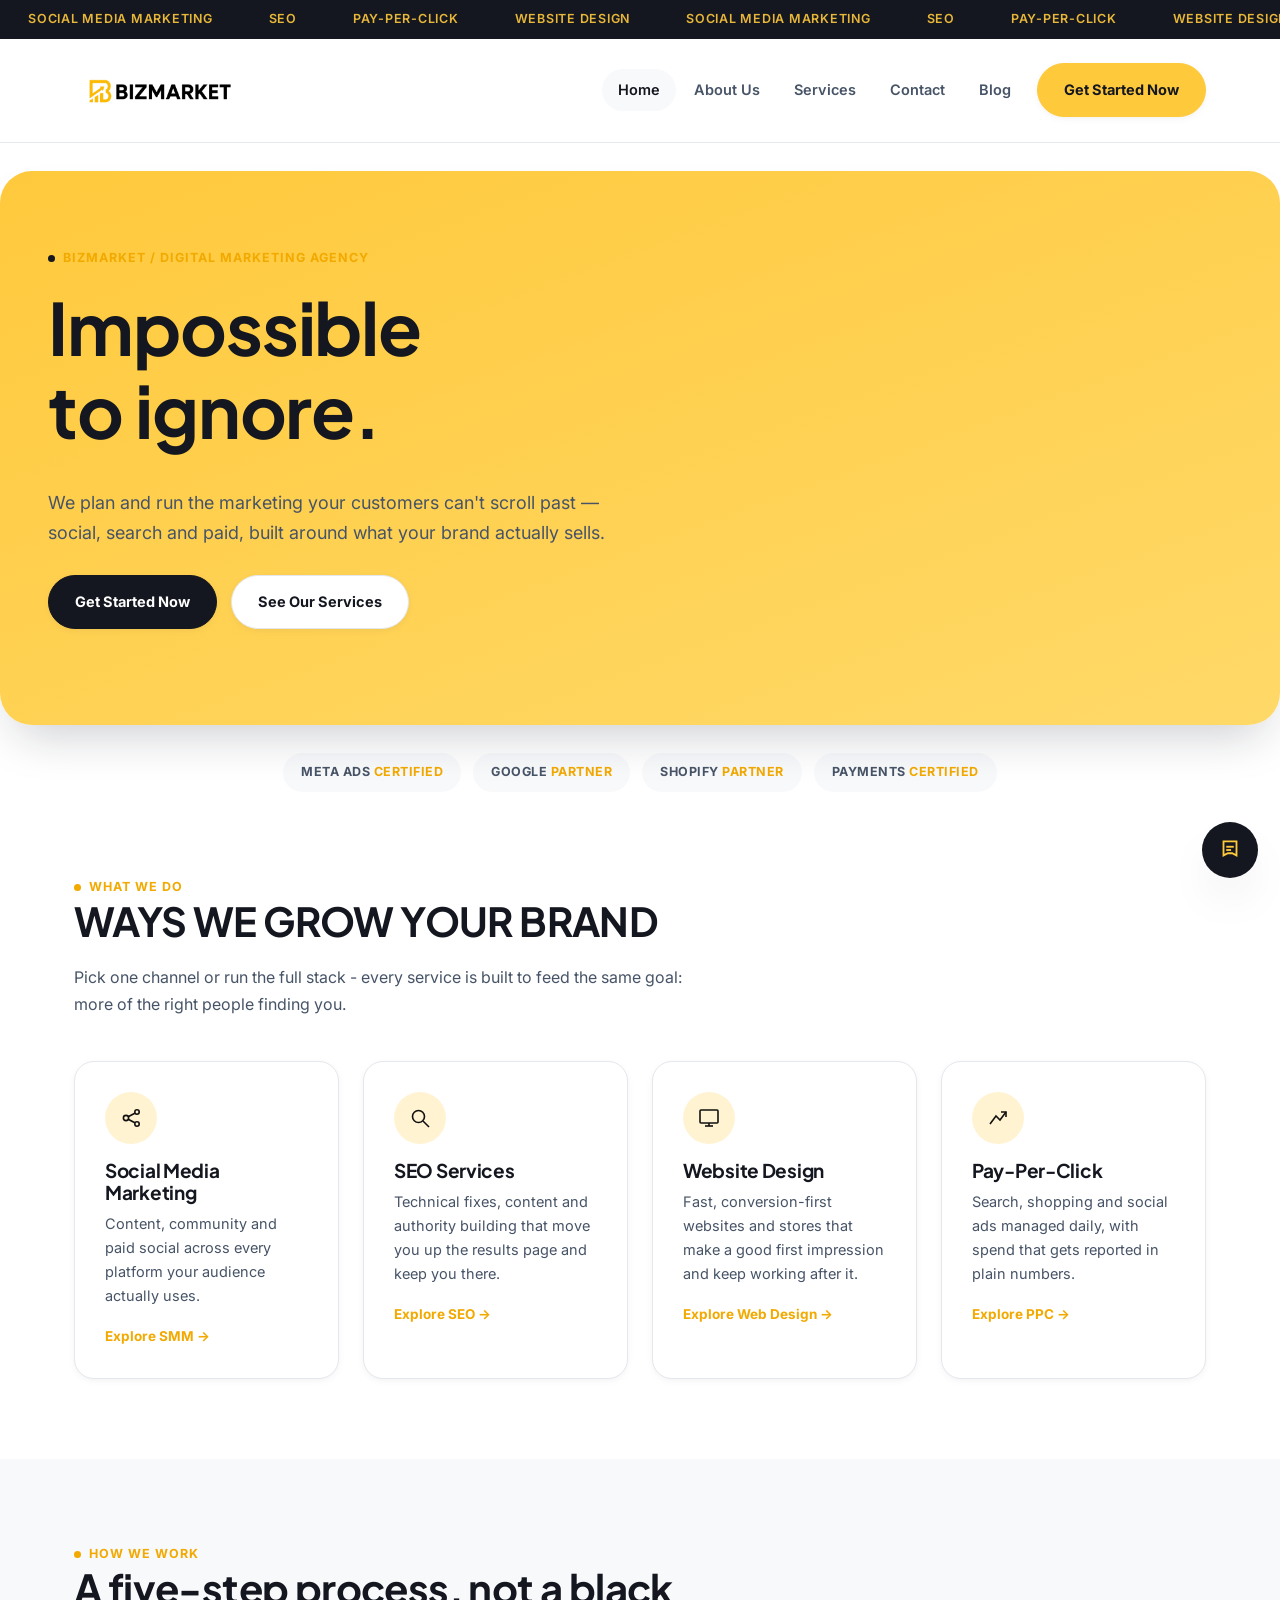
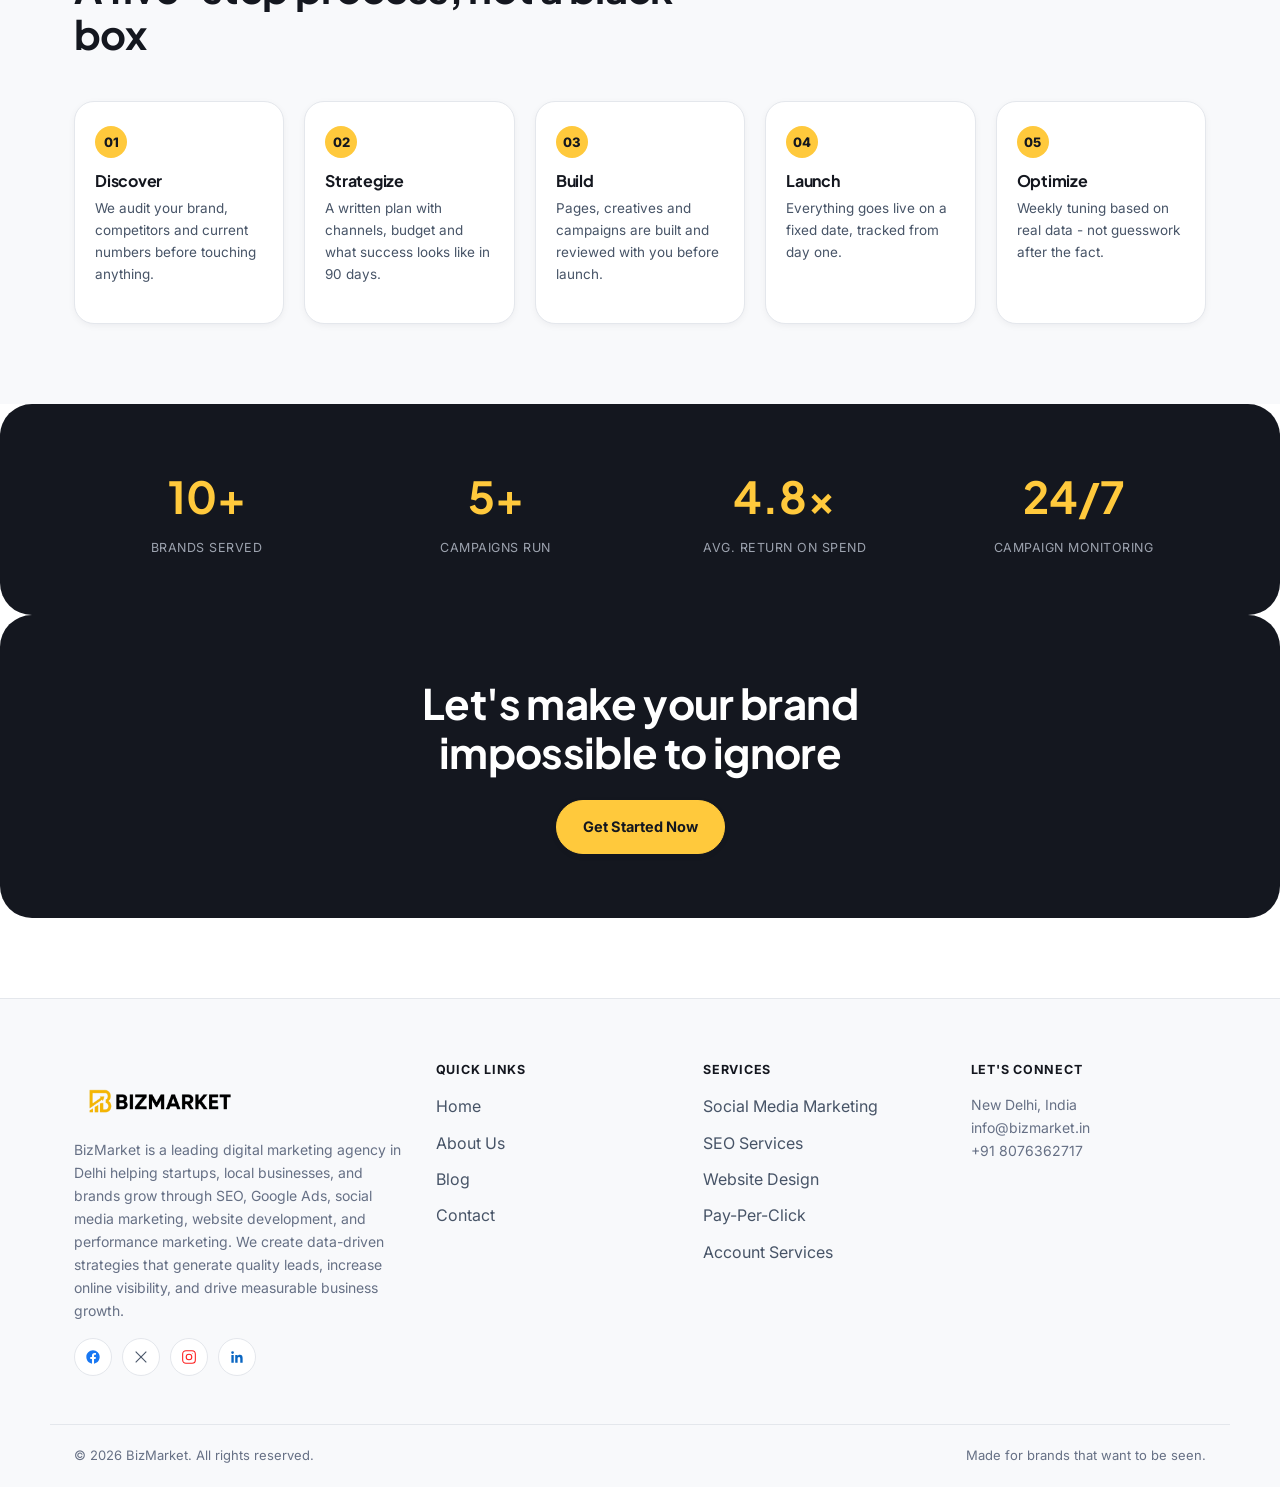
<file: index.html>
<!doctype html>
<html lang="en">
  <head>
    <meta charset="UTF-8" />
    <meta name="viewport" content="width=device-width, initial-scale=1.0" />
    <title>Digital Marketing Agency in Delhi | BizMarket</title>
    <meta
      name="description"
      content="BizMarket is a leading digital marketing agency in Delhi helping startups, local businesses, and brands grow through SEO, Google Ads, social media marketing, website development, and performance marketing. We create data-driven strategies that generate quality leads, increase online visibility, and drive measurable business growth."
    />
    <link rel="stylesheet" href="style.css" />
    <meta
      name="google-site-verification"
      content="RrkyL29yrQH0ZQAsKajRaHn9PqGV9c-HMC2x-Hv64eo"
    />

    <link
      rel="icon"
      type="image/png"
      href="assets/favicon-96x96.png"
      sizes="96x96"
    />
    <link rel="icon" type="image/svg+xml" href="assets/favicon.svg" />
    <link rel="shortcut icon" href="assets/favicon.ico" />
    <link
      rel="apple-touch-icon"
      sizes="180x180"
      href="assets/apple-touch-icon.png"
    />
    <meta name="apple-mobile-web-app-title" content="BizMarket" />
    <link rel="manifest" href="assets/site.webmanifest" />
  </head>
  <body>
    <header class="site-header">
      <div class="ticker" aria-hidden="true">
        <div class="ticker-track">
          <span>SOCIAL MEDIA MARKETING</span><span>SEO</span
          ><span>PAY-PER-CLICK</span><span>WEBSITE DESIGN</span>
          <span>SOCIAL MEDIA MARKETING</span><span>SEO</span
          ><span>PAY-PER-CLICK</span><span>WEBSITE DESIGN</span>
          <span>SOCIAL MEDIA MARKETING</span><span>SEO</span
          ><span>PAY-PER-CLICK</span><span>WEBSITE DESIGN</span>
        </div>
      </div>
      <nav class="nav-row">
        <a href="index.html" class="logo"
          ><img src="assets/logo.png" alt="BizMarket" class="logo-img"
        /></a>
        <ul class="nav-main">
          <li><a href="index.html" class="nav-link active">Home</a></li>
          <li><a href="about.html" class="nav-link">About Us</a></li>
          <li class="has-dropdown">
            <a href="#services" class="nav-link">Services</a>
            <ul class="dropdown">
              <li>
                <a href="smm.html"
                  ><span class="hazard-tag"></span>Social Media Marketing</a
                >
              </li>
              <li>
                <a href="seo.html"
                  ><span class="hazard-tag"></span>SEO Services</a
                >
              </li>
              <li>
                <a href="web-design.html"
                  ><span class="hazard-tag"></span>Website Design</a
                >
              </li>
              <li>
                <a href="ppc.html"
                  ><span class="hazard-tag"></span>Pay-Per-Click</a
                >
              </li>
              <li>
                <a href="account-services.html"
                  ><span class="hazard-tag"></span>Account Services</a
                >
              </li>
            </ul>
          </li>
          <li><a href="contact.html" class="nav-link">Contact</a></li>
          <li><a href="blog.html" class="nav-link">Blog</a></li>
          <li class="nav-cta">
            <a href="contact.html" class="btn btn-primary">Get Started Now</a>
          </li>
        </ul>
        <button
          class="nav-toggle"
          aria-label="Toggle menu"
          aria-expanded="false"
        >
          <span></span>
        </button>
      </nav>
    </header>

    <section class="hero">
      <div class="container">
        <div class="eyebrow hero-eyebrow">
          BizMarket / Digital Marketing Agency
        </div>
        <h1>Impossible<br />to ignore.</h1>
        <p class="lede">
          We plan and run the marketing your customers can't scroll past —
          social, search and paid, built around what your brand actually sells.
        </p>
        <div class="hero-actions">
          <a href="contact.html" class="btn btn-dark">Get Started Now</a>
          <a href="#services" class="btn">See Our Services</a>
        </div>
      </div>
      <div class="torn-edge" aria-hidden="true">
        <svg viewBox="0 0 1200 40" preserveAspectRatio="none">
          <path
            fill="#FFFFFF"
            d="M0,40 L0,10 L40,25 L80,5 L120,22 L160,8 L200,28 L240,4 L280,20 L320,9 L360,26 L400,6 L440,24 L480,10 L520,30 L560,5 L600,22 L640,8 L680,27 L720,4 L760,21 L800,9 L840,25 L880,6 L920,23 L960,10 L1000,28 L1040,5 L1080,22 L1120,8 L1160,26 L1200,10 L1200,40 Z"
          />
        </svg>
      </div>
    </section>

    <div class="trust-bar">
      <div class="container trust-row">
        <span class="trust-chip">Meta Ads <span>Certified</span></span>
        <span class="trust-chip">Google <span>Partner</span></span>
        <span class="trust-chip">Shopify <span>Partner</span></span>
        <span class="trust-chip">Payments <span>Certified</span></span>
      </div>
    </div>

    <section id="services">
      <div class="container">
        <div class="section-head">
          <div class="eyebrow">What We Do</div>
          <h2>WAYS WE GROW YOUR BRAND</h2>
          <p>
            Pick one channel or run the full stack - every service is built to
            feed the same goal: more of the right people finding you.
          </p>
        </div>
        <div class="grid grid-4">
          <div class="card">
            <div class="icon-badge">
              <svg
                viewBox="0 0 24 24"
                fill="none"
                stroke="#111"
                stroke-width="1.6"
              >
                <circle cx="7" cy="12" r="2.6" />
                <circle cx="18" cy="6" r="2.2" />
                <circle cx="18" cy="18" r="2.2" />
                <line x1="9.2" y1="10.8" x2="15.8" y2="7.2" />
                <line x1="9.2" y1="13.2" x2="15.8" y2="16.8" />
              </svg>
            </div>
            <h3>Social Media Marketing</h3>
            <p>
              Content, community and paid social across every platform your
              audience actually uses.
            </p>
            <a href="smm.html" class="link">Explore SMM →</a>
          </div>
          <div class="card">
            <div class="icon-badge">
              <svg
                viewBox="0 0 24 24"
                fill="none"
                stroke="#111"
                stroke-width="1.6"
              >
                <circle cx="10.5" cy="10.5" r="6" />
                <line x1="15" y1="15" x2="21" y2="21" />
              </svg>
            </div>
            <h3>SEO Services</h3>
            <p>
              Technical fixes, content and authority building that move you up
              the results page and keep you there.
            </p>
            <a href="seo.html" class="link">Explore SEO →</a>
          </div>
          <div class="card">
            <div class="icon-badge">
              <svg
                viewBox="0 0 24 24"
                fill="none"
                stroke="#111"
                stroke-width="1.6"
              >
                <rect x="3" y="4" width="18" height="13" rx="1" />
                <line x1="8" y1="20" x2="16" y2="20" />
                <line x1="12" y1="17" x2="12" y2="20" />
              </svg>
            </div>
            <h3>Website Design</h3>
            <p>
              Fast, conversion-first websites and stores that make a good first
              impression and keep working after it.
            </p>
            <a href="web-design.html" class="link">Explore Web Design →</a>
          </div>
          <div class="card">
            <div class="icon-badge">
              <svg
                viewBox="0 0 24 24"
                fill="none"
                stroke="#111"
                stroke-width="1.6"
              >
                <path d="M4 18 L10 10 L14 14 L20 6" />
                <path d="M15 6 h5 v5" />
              </svg>
            </div>
            <h3>Pay-Per-Click</h3>
            <p>
              Search, shopping and social ads managed daily, with spend that
              gets reported in plain numbers.
            </p>
            <a href="ppc.html" class="link">Explore PPC →</a>
          </div>
        </div>
      </div>
    </section>

    <section class="bg-cream">
      <div class="container">
        <div class="section-head">
          <div class="eyebrow">How We Work</div>
          <h2>A five-step process, not a black box</h2>
        </div>
        <div class="process">
          <div class="step">
            <span class="step-num">01</span>
            <h3>Discover</h3>
            <p>
              We audit your brand, competitors and current numbers before
              touching anything.
            </p>
          </div>
          <div class="step">
            <span class="step-num">02</span>
            <h3>Strategize</h3>
            <p>
              A written plan with channels, budget and what success looks like
              in 90 days.
            </p>
          </div>
          <div class="step">
            <span class="step-num">03</span>
            <h3>Build</h3>
            <p>
              Pages, creatives and campaigns are built and reviewed with you
              before launch.
            </p>
          </div>
          <div class="step">
            <span class="step-num">04</span>
            <h3>Launch</h3>
            <p>Everything goes live on a fixed date, tracked from day one.</p>
          </div>
          <div class="step">
            <span class="step-num">05</span>
            <h3>Optimize</h3>
            <p>
              Weekly tuning based on real data - not guesswork after the fact.
            </p>
          </div>
        </div>
      </div>
    </section>

    <section class="bg-ink section-tight">
      <div class="container stats">
        <div class="stat"><b>10+</b><span>Brands Served</span></div>
        <div class="stat"><b>5+</b><span>Campaigns Run</span></div>
        <div class="stat"><b>4.8x</b><span>Avg. Return on Spend</span></div>
        <div class="stat"><b>24/7</b><span>Campaign Monitoring</span></div>
      </div>
    </section>

    <section class="cta-band">
      <div class="container">
        <h2>Let's make your brand impossible to ignore</h2>
        <a href="contact.html" class="btn btn-primary">Get Started Now</a>
      </div>
    </section>

    <footer class="site-footer" id="footer">
      <div class="container footer-grid">
        <div>
          <!--<div class="footer-logo">BIZMARKET</div> -->
          <a href="index.html" class="logo"
            ><img src="assets/logo.png" alt="BizMarket" class="logo-img"
          /></a>

          <p>
            BizMarket is a leading digital marketing agency in Delhi helping
            startups, local businesses, and brands grow through SEO, Google Ads,
            social media marketing, website development, and performance
            marketing. We create data-driven strategies that generate quality
            leads, increase online visibility, and drive measurable business
            growth.
          </p>
          <div class="social-row" aria-label="Social links">
            <a href="#" aria-label="Facebook">
              <svg viewBox="0 0 24 24" width="24" height="24" fill="#1877F2">
                <path
                  d="M22 12.06C22 6.505 17.523 2 12 2S2 6.505 2 12.06c0 5.02 3.657 9.184 8.438 9.94v-7.03H7.898v-2.91h2.54V9.845c0-2.506 1.492-3.89 3.777-3.89 1.094 0 2.238.195 2.238.195v2.459h-1.26c-1.243 0-1.63.771-1.63 1.562v1.875h2.773l-.443 2.91h-2.33V22c4.78-.756 8.437-4.92 8.437-9.94z"
                />
              </svg>
            </a>
            <a href="#" aria-label="X / Twitter">
              <svg
                viewBox="0 0 24 24"
                fill="none"
                stroke="#FFC93C"
                stroke-width="1.6"
              >
                <line x1="4" y1="4" x2="20" y2="20" />
                <line x1="20" y1="4" x2="4" y2="20" />
              </svg>
            </a>

            <a href="#" aria-label="Instagram">
              <svg
                viewBox="0 0 24 24"
                fill="none"
                stroke="#FD1D1D"
                stroke-width="1.6"
              >
                <rect x="2.5" y="2.5" width="19" height="19" rx="5" ry="5" />
                <circle cx="12" cy="12" r="4.2" />
                <circle
                  cx="17.3"
                  cy="6.7"
                  r="0.6"
                  fill="#FD1D1D"
                  stroke="none"
                />
              </svg>
            </a>
            <a href="#" aria-label="LinkedIn">
              <svg viewBox="0 0 24 24" width="24" height="24" fill="#0a66c2">
                <path
                  d="M20.447 20.452h-3.554v-5.569c0-1.328-.027-3.037-1.852-3.037-1.853 0-2.136 1.446-2.136 2.939v5.667H9.351V9h3.414v1.561h.046c.477-.9 1.637-1.85 3.37-1.85 3.601 0 4.267 2.37 4.267 5.455v6.286zM5.337 7.433a2.062 2.062 0 1 1 0-4.124 2.062 2.062 0 0 1 0 4.124zM7.119 20.452H3.554V9h3.565v11.452z"
                />
              </svg>
            </a>
          </div>
        </div>
        <div>
          <h4>Quick Links</h4>
          <ul>
            <li><a href="index.html">Home</a></li>
            <li><a href="about.html">About Us</a></li>
            <li><a href="blog.html">Blog</a></li>
            <li><a href="contact.html">Contact</a></li>
          </ul>
        </div>
        <div>
          <h4>Services</h4>
          <ul>
            <li><a href="smm.html">Social Media Marketing</a></li>
            <li><a href="seo.html">SEO Services</a></li>
            <li><a href="web-design.html">Website Design</a></li>
            <li><a href="ppc.html">Pay-Per-Click</a></li>
            <li><a href="account-services.html">Account Services</a></li>
          </ul>
        </div>
        <div>
          <h4>Let's Connect</h4>
          <p>New Delhi, India<br />info@bizmarket.in<br />+91 8076362717</p>
        </div>
      </div>
      <div class="container footer-bottom">
        <span>© <span id="year"></span> BizMarket. All rights reserved.</span>
        <span>Made for brands that want to be seen.</span>
      </div>
    </footer>

    <a
      class="wa-float"
      href="https://wa.me/918076362717"
      aria-label="Chat on WhatsApp"
      target="_blank"
      rel="noopener"
    >
      <svg viewBox="0 0 24 24" fill="none" stroke="#FFC93C" stroke-width="1.7">
        <path d="M6 4 h12 v13 l-4-2 h-4 l-4 2 z" />
        <line x1="8.5" y1="9" x2="15.5" y2="9" />
        <line x1="8.5" y1="12" x2="13" y2="12" />
      </svg>
    </a>

    <script src="main.js"></script>
  </body>
</html>
</file>
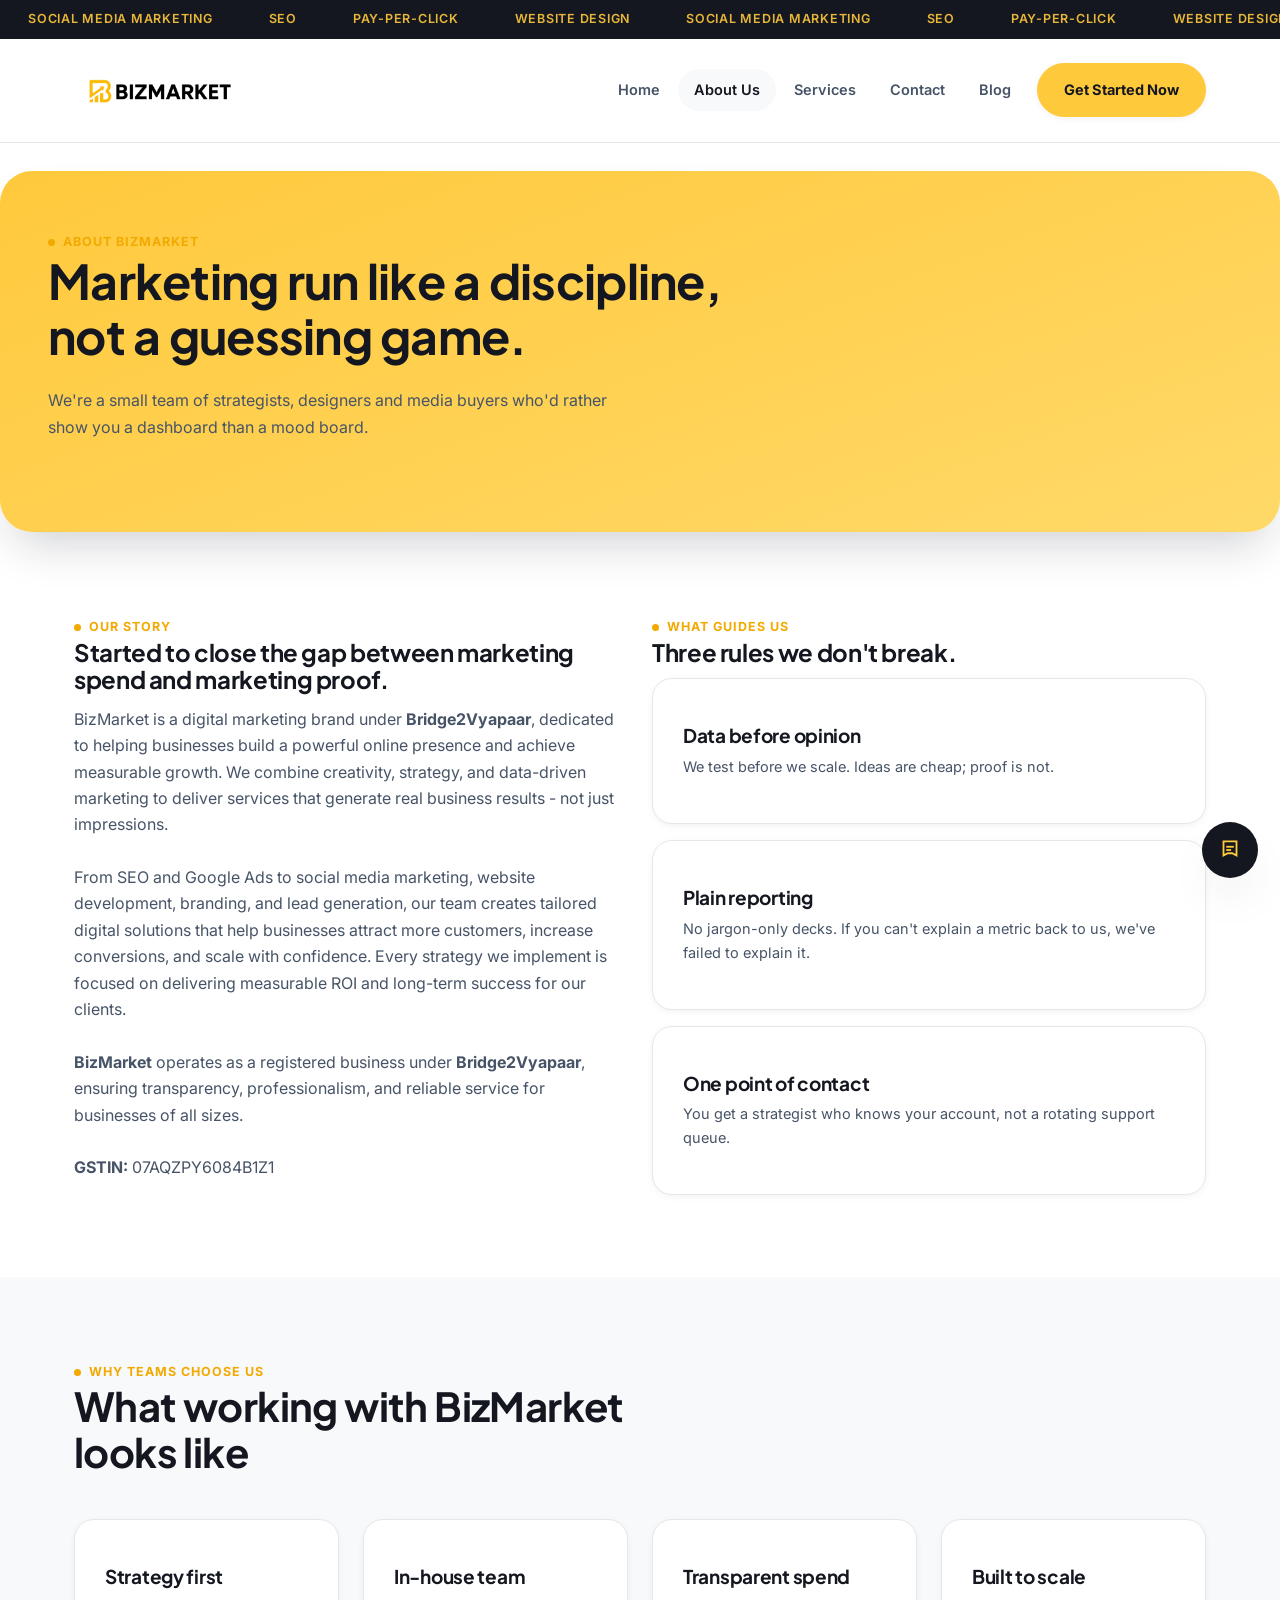
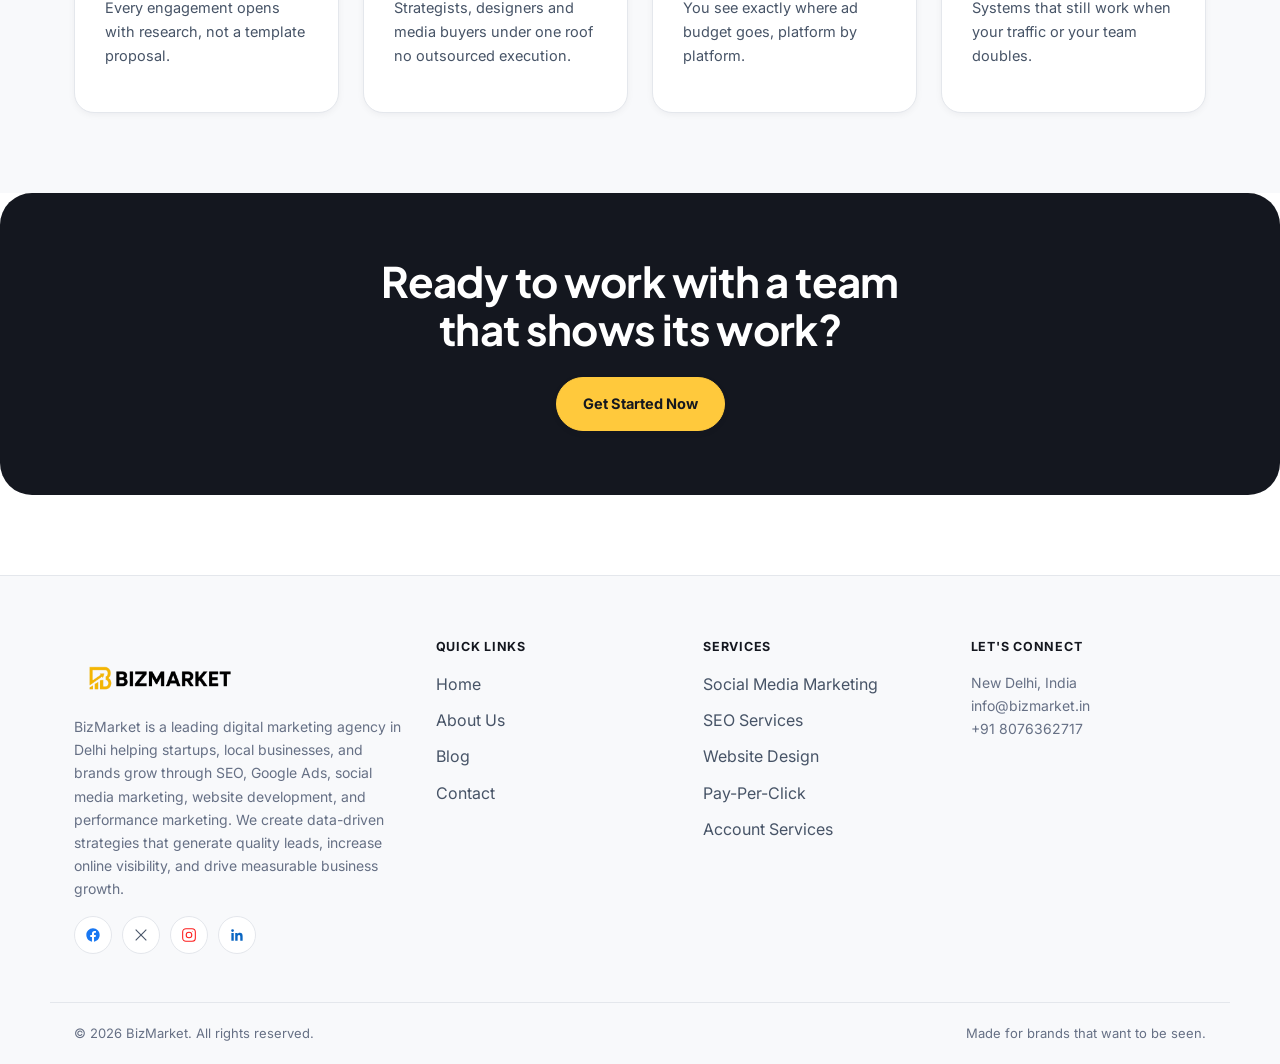
<file: about.html>
<!doctype html>
<html lang="en">
  <head>
    <meta charset="UTF-8" />
    <meta name="viewport" content="width=device-width, initial-scale=1.0" />
    <title>About BizMarket | Digital Marketing Agency in Delhi</title>
    <meta
      name="description"
      content="BizMarket is a leading digital marketing agency in Delhi helping startups, local businesses, and brands grow through SEO, Google Ads, social media marketing, website development, and performance marketing. We create data-driven strategies that generate quality leads, increase online visibility, and drive measurable business growth."
    />
    <link rel="stylesheet" href="style.css" />

    <link
      rel="icon"
      type="image/png"
      href="assets/favicon-96x96.png"
      sizes="96x96"
    />
    <link rel="icon" type="image/svg+xml" href="assets/favicon.svg" />
    <link rel="shortcut icon" href="assets/favicon.ico" />
    <link
      rel="apple-touch-icon"
      sizes="180x180"
      href="assets/apple-touch-icon.png"
    />
    <meta name="apple-mobile-web-app-title" content="MyWebSite" />
    <link rel="manifest" href="assets/site.webmanifest" />
  </head>
  <body>
    <header class="site-header">
      <div class="ticker" aria-hidden="true">
        <div class="ticker-track">
          <span>SOCIAL MEDIA MARKETING</span><span>SEO</span
          ><span>PAY-PER-CLICK</span><span>WEBSITE DESIGN</span>
          <span>SOCIAL MEDIA MARKETING</span><span>SEO</span
          ><span>PAY-PER-CLICK</span><span>WEBSITE DESIGN</span>
          <span>SOCIAL MEDIA MARKETING</span><span>SEO</span
          ><span>PAY-PER-CLICK</span><span>WEBSITE DESIGN</span>
        </div>
      </div>
      <nav class="nav-row">
        <a href="index.html" class="logo"
          ><img src="assets/logo.png" alt="BizMarket" class="logo-img"
        /></a>
        <ul class="nav-main">
          <li><a href="index.html" class="nav-link">Home</a></li>
          <li><a href="about.html" class="nav-link active">About Us</a></li>
          <li class="has-dropdown">
            <a href="#" class="nav-link">Services</a>
            <ul class="dropdown">
              <li>
                <a href="smm.html"
                  ><span class="hazard-tag"></span>Social Media Marketing</a
                >
              </li>
              <li>
                <a href="seo.html"
                  ><span class="hazard-tag"></span>SEO Services</a
                >
              </li>
              <li>
                <a href="web-design.html"
                  ><span class="hazard-tag"></span>Website Design</a
                >
              </li>
              <li>
                <a href="ppc.html"
                  ><span class="hazard-tag"></span>Pay-Per-Click</a
                >
              </li>
              <li>
                <a href="account-services.html"
                  ><span class="hazard-tag"></span>Account Services</a
                >
              </li>
            </ul>
          </li>
          <li><a href="contact.html" class="nav-link">Contact</a></li>
          <li><a href="blog.html" class="nav-link">Blog</a></li>
          <li class="nav-cta">
            <a href="contact.html" class="btn btn-primary">Get Started Now</a>
          </li>
        </ul>
        <button
          class="nav-toggle"
          aria-label="Toggle menu"
          aria-expanded="false"
        >
          <span></span>
        </button>
      </nav>
    </header>

    <section class="page-hero">
      <div class="container">
        <div class="eyebrow">About BizMarket</div>
        <h1>Marketing run like a discipline, not a guessing game.</h1>
        <p class="lede">
          We're a small team of strategists, designers and media buyers who'd
          rather show you a dashboard than a mood board.
        </p>
      </div>
      <div class="torn-edge" aria-hidden="true">
        <svg viewBox="0 0 1200 40" preserveAspectRatio="none">
          <path
            fill="#FFFFFF"
            d="M0,40 L0,10 L40,25 L80,5 L120,22 L160,8 L200,28 L240,4 L280,20 L320,9 L360,26 L400,6 L440,24 L480,10 L520,30 L560,5 L600,22 L640,8 L680,27 L720,4 L760,21 L800,9 L840,25 L880,6 L920,23 L960,10 L1000,28 L1040,5 L1080,22 L1120,8 L1160,26 L1200,10 L1200,40 Z"
          />
        </svg>
      </div>
    </section>

    <section>
      <div class="container grid grid-2">
        <div>
          <div class="eyebrow">Our Story</div>
          <h2>
            Started to close the gap between marketing spend and marketing
            proof.
          </h2>
          <p>
            BizMarket is a digital marketing brand under
            <strong>Bridge2Vyapaar</strong>, dedicated to helping businesses
            build a powerful online presence and achieve measurable growth. We
            combine creativity, strategy, and data-driven marketing to deliver
            services that generate real business results - not just impressions.
            <br /><br />
            From SEO and Google Ads to social media marketing, website
            development, branding, and lead generation, our team creates
            tailored digital solutions that help businesses attract more
            customers, increase conversions, and scale with confidence. Every
            strategy we implement is focused on delivering measurable ROI and
            long-term success for our clients.
            <br /><br />
            <strong>BizMarket</strong> operates as a registered business under
            <strong>Bridge2Vyapaar</strong>, ensuring transparency,
            professionalism, and reliable service for businesses of all sizes.
            <br /><br />
            <strong>GSTIN:</strong> 07AQZPY6084B1Z1
          </p>
        </div>
        <div>
          <div class="eyebrow">What Guides Us</div>
          <h2>Three rules we don't break.</h2>
          <div class="grid" style="gap: 16px">
            <div class="card">
              <h3>Data before opinion</h3>
              <p>We test before we scale. Ideas are cheap; proof is not.</p>
            </div>
            <div class="card">
              <h3>Plain reporting</h3>
              <p>
                No jargon-only decks. If you can't explain a metric back to us,
                we've failed to explain it.
              </p>
            </div>
            <div class="card">
              <h3>One point of contact</h3>
              <p>
                You get a strategist who knows your account, not a rotating
                support queue.
              </p>
            </div>
          </div>
        </div>
      </div>
    </section>

    <section class="bg-cream">
      <div class="container">
        <div class="section-head">
          <div class="eyebrow">Why Teams Choose Us</div>
          <h2>What working with BizMarket looks like</h2>
        </div>
        <div class="grid grid-4">
          <div class="card">
            <h3>Strategy first</h3>
            <p>
              Every engagement opens with research, not a template proposal.
            </p>
          </div>
          <div class="card">
            <h3>In-house team</h3>
            <p>
              Strategists, designers and media buyers under one roof no
              outsourced execution.
            </p>
          </div>
          <div class="card">
            <h3>Transparent spend</h3>
            <p>You see exactly where ad budget goes, platform by platform.</p>
          </div>
          <div class="card">
            <h3>Built to scale</h3>
            <p>
              Systems that still work when your traffic or your team doubles.
            </p>
          </div>
        </div>
      </div>
    </section>

    <section class="cta-band">
      <div class="container">
        <h2>Ready to work with a team that shows its work?</h2>
        <a href="contact.html" class="btn btn-primary">Get Started Now</a>
      </div>
    </section>

    <footer class="site-footer">
      <div class="container footer-grid">
        <div>
          <!-- <div class="footer-logo">BIZMARKET</div> -->
          <a href="index.html" class="logo"
            ><img src="assets/logo.png" alt="BizMarket" class="logo-img"
          /></a>
          <p>
            BizMarket is a leading digital marketing agency in Delhi helping
            startups, local businesses, and brands grow through SEO, Google Ads,
            social media marketing, website development, and performance
            marketing. We create data-driven strategies that generate quality
            leads, increase online visibility, and drive measurable business
            growth.
          </p>
          <div class="social-row" aria-label="Social links">
            <a href="#" aria-label="Facebook">
              <svg viewBox="0 0 24 24" width="24" height="24" fill="#1877F2">
                <path
                  d="M22 12.06C22 6.505 17.523 2 12 2S2 6.505 2 12.06c0 5.02 3.657 9.184 8.438 9.94v-7.03H7.898v-2.91h2.54V9.845c0-2.506 1.492-3.89 3.777-3.89 1.094 0 2.238.195 2.238.195v2.459h-1.26c-1.243 0-1.63.771-1.63 1.562v1.875h2.773l-.443 2.91h-2.33V22c4.78-.756 8.437-4.92 8.437-9.94z"
                />
              </svg>
            </a>
            <a href="#" aria-label="X / Twitter">
              <svg
                viewBox="0 0 24 24"
                fill="none"
                stroke="#FFC93C"
                stroke-width="1.6"
              >
                <line x1="4" y1="4" x2="20" y2="20" />
                <line x1="20" y1="4" x2="4" y2="20" />
              </svg>
            </a>

            <a href="#" aria-label="Instagram">
              <svg
                viewBox="0 0 24 24"
                fill="none"
                stroke="#FD1D1D"
                stroke-width="1.6"
              >
                <rect x="2.5" y="2.5" width="19" height="19" rx="5" ry="5" />
                <circle cx="12" cy="12" r="4.2" />
                <circle
                  cx="17.3"
                  cy="6.7"
                  r="0.6"
                  fill="#FD1D1D"
                  stroke="none"
                />
              </svg>
            </a>
            <a href="#" aria-label="LinkedIn">
              <svg viewBox="0 0 24 24" width="24" height="24" fill="#0a66c2">
                <path
                  d="M20.447 20.452h-3.554v-5.569c0-1.328-.027-3.037-1.852-3.037-1.853 0-2.136 1.446-2.136 2.939v5.667H9.351V9h3.414v1.561h.046c.477-.9 1.637-1.85 3.37-1.85 3.601 0 4.267 2.37 4.267 5.455v6.286zM5.337 7.433a2.062 2.062 0 1 1 0-4.124 2.062 2.062 0 0 1 0 4.124zM7.119 20.452H3.554V9h3.565v11.452z"
                />
              </svg>
            </a>
          </div>
        </div>
        <div>
          <h4>Quick Links</h4>
          <ul>
            <li><a href="index.html">Home</a></li>
            <li><a href="about.html">About Us</a></li>
            <li><a href="blog.html">Blog</a></li>
            <li><a href="contact.html">Contact</a></li>
          </ul>
        </div>
        <div>
          <h4>Services</h4>
          <ul>
            <li><a href="smm.html">Social Media Marketing</a></li>
            <li><a href="seo.html">SEO Services</a></li>
            <li><a href="web-design.html">Website Design</a></li>
            <li><a href="ppc.html">Pay-Per-Click</a></li>
            <li><a href="account-services.html">Account Services</a></li>
          </ul>
        </div>
        <div>
          <h4>Let's Connect</h4>
          <p>New Delhi, India<br />info@bizmarket.in<br />+91 8076362717</p>
        </div>
      </div>
      <div class="container footer-bottom">
        <span>© <span id="year"></span> BizMarket. All rights reserved.</span>
        <span>Made for brands that want to be seen.</span>
      </div>
    </footer>

    <a
      class="wa-float"
      href="https://wa.me/918076362717"
      aria-label="Chat on WhatsApp"
      target="_blank"
      rel="noopener"
    >
      <svg viewBox="0 0 24 24" fill="none" stroke="#FFC93C" stroke-width="1.7">
        <path d="M6 4 h12 v13 l-4-2 h-4 l-4 2 z" />
        <line x1="8.5" y1="9" x2="15.5" y2="9" />
        <line x1="8.5" y1="12" x2="13" y2="12" />
      </svg>
    </a>

    <script src="main.js"></script>
  </body>
</html>
</file>
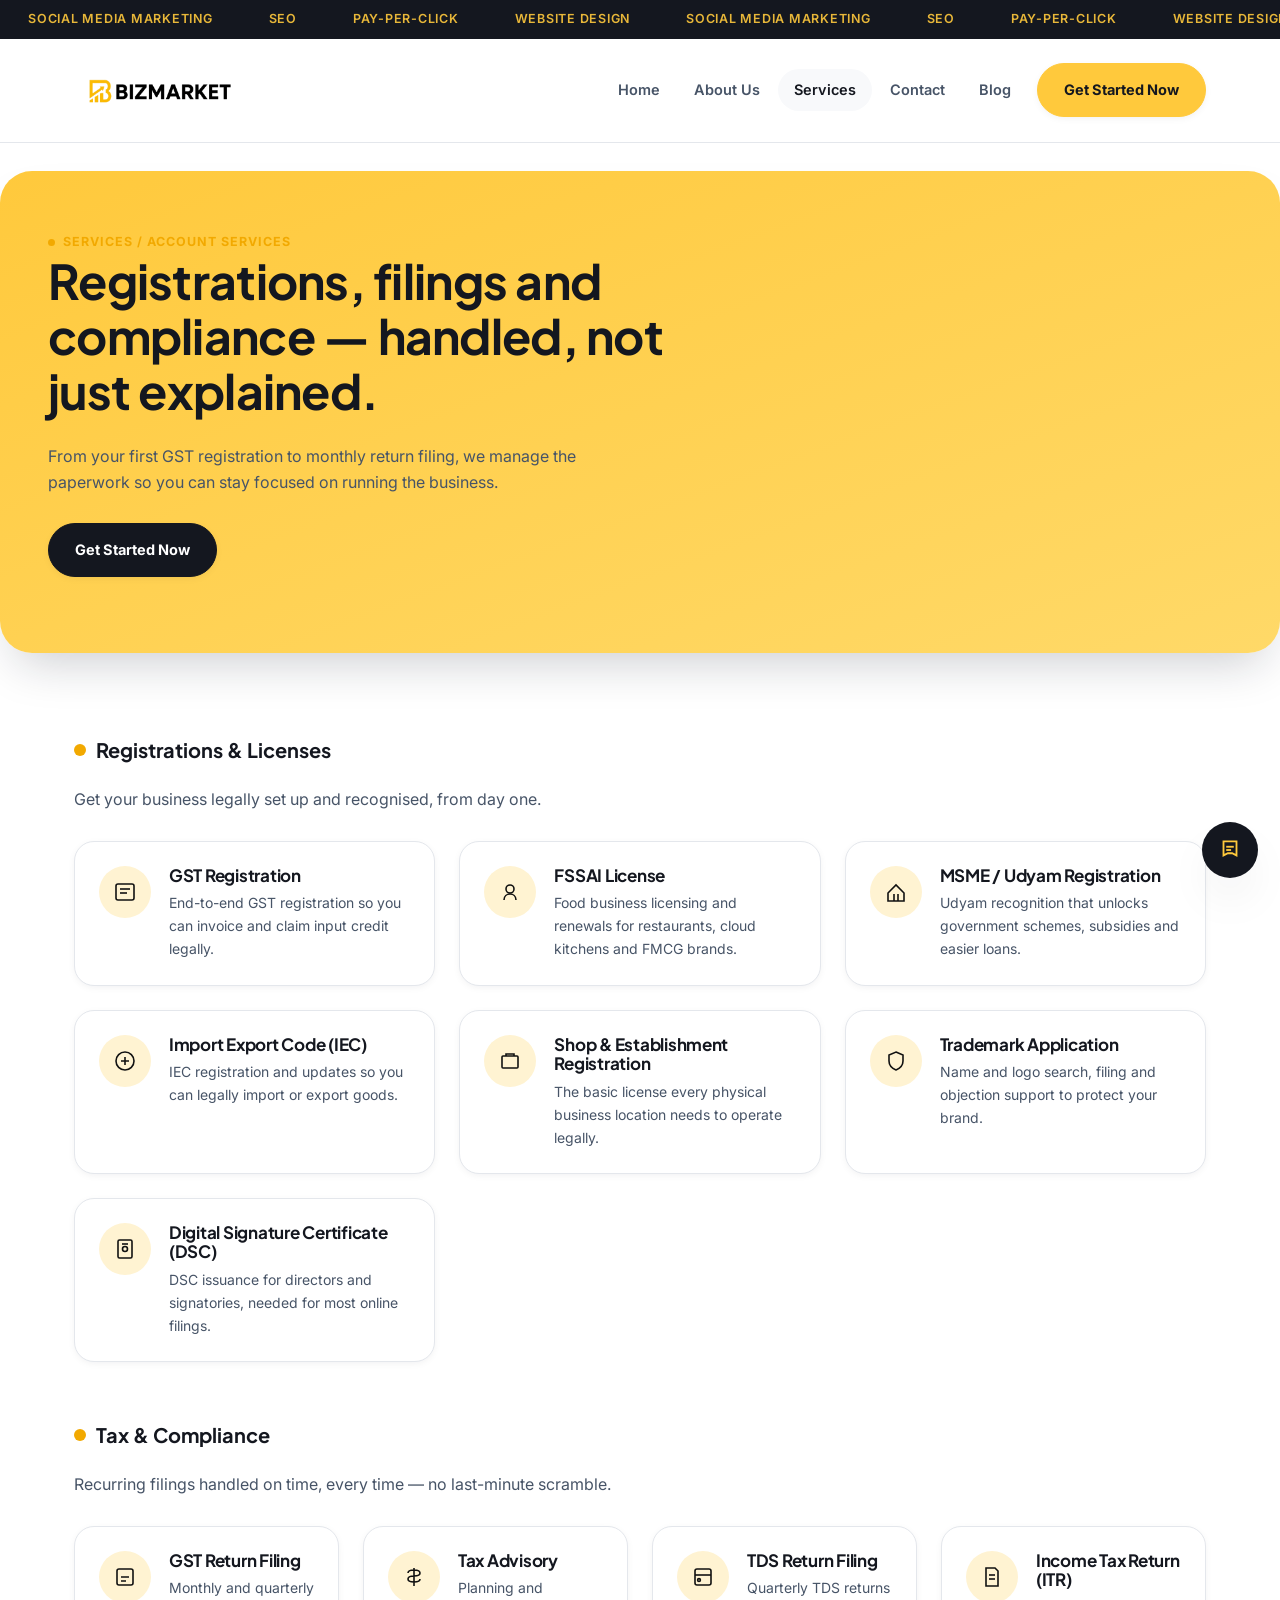
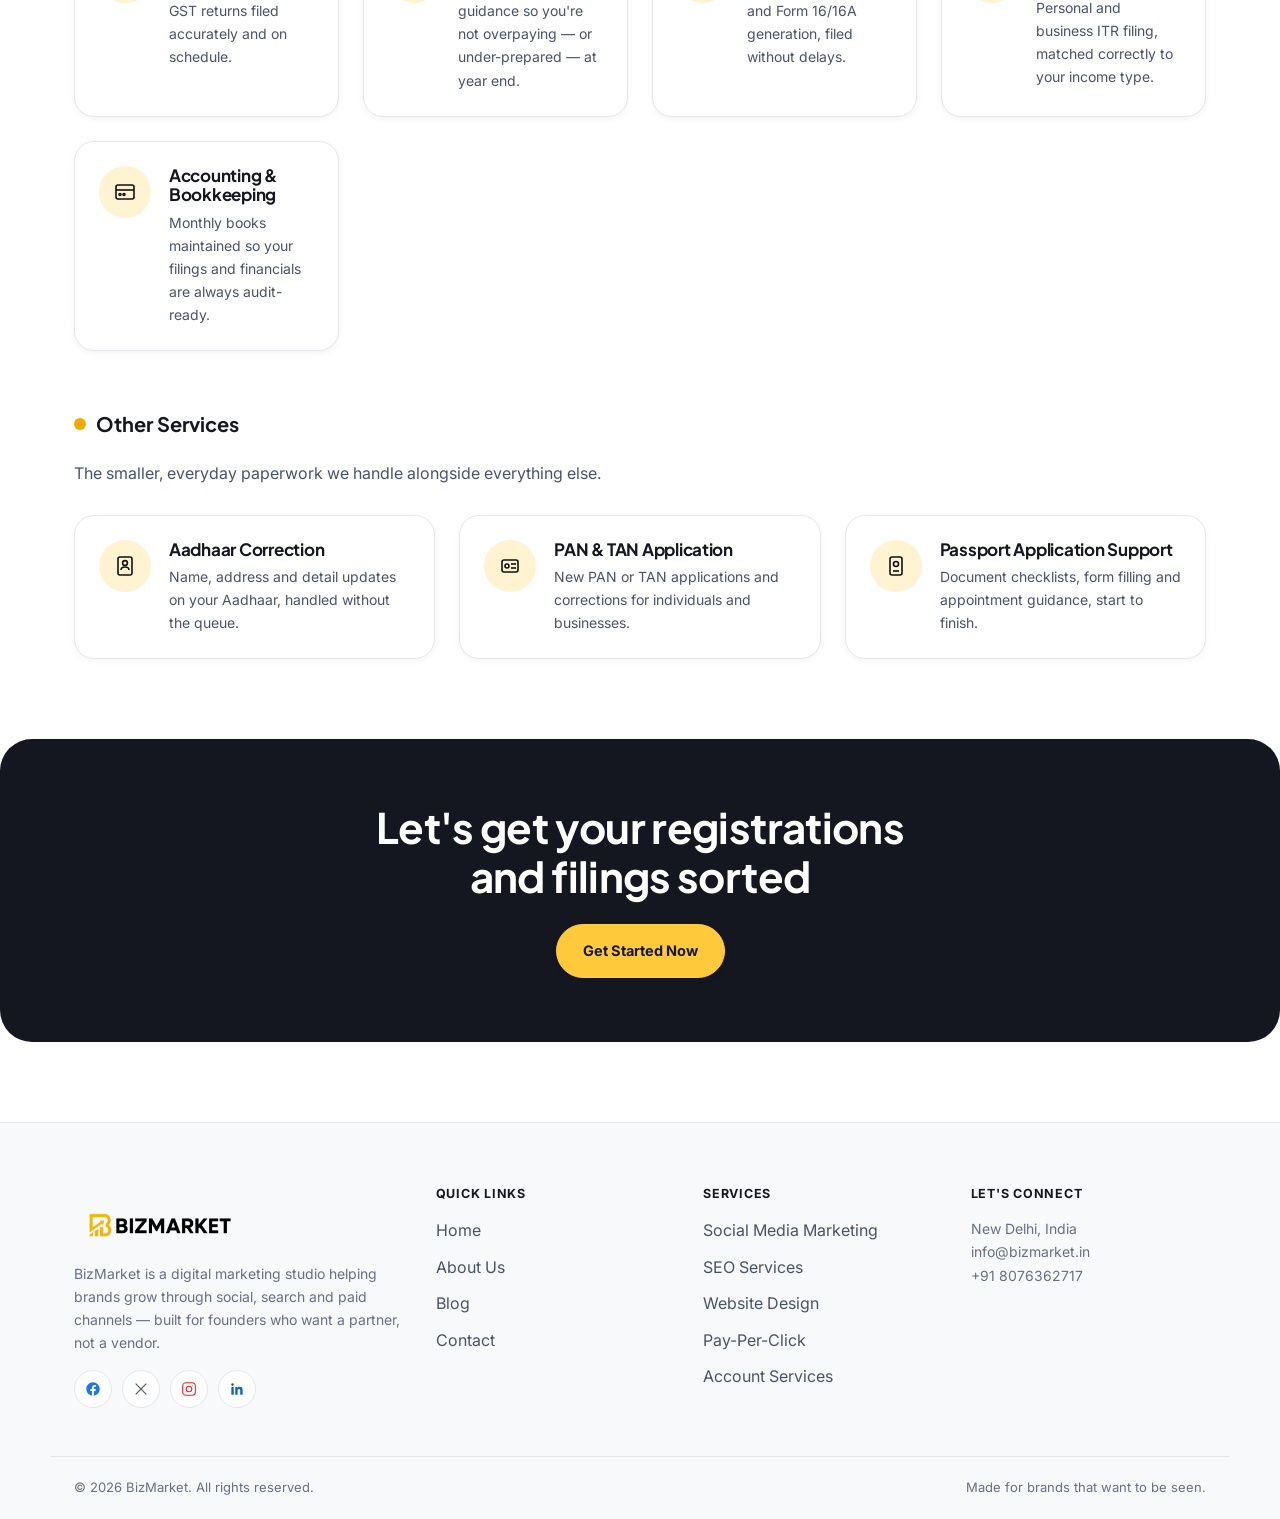
<file: account-services.html>
<!doctype html>
<html lang="en">
  <head>
    <meta charset="UTF-8" />
    <meta name="viewport" content="width=device-width, initial-scale=1.0" />
    <title>Account Services | BizMarket</title>
    <meta
      name="description"
      content="Registrations, licenses, tax filing and compliance support from BizMarket — GST, FSSAI, MSME, IEC, trademark, ITR, TDS and more."
    />
    <link rel="stylesheet" href="style.css" />

    <link
      rel="icon"
      type="image/png"
      href="assets/favicon-96x96.png"
      sizes="96x96"
    />
    <link rel="icon" type="image/svg+xml" href="assets/favicon.svg" />
    <link rel="shortcut icon" href="assets/favicon.ico" />
    <link
      rel="apple-touch-icon"
      sizes="180x180"
      href="assets/apple-touch-icon.png"
    />
    <meta name="apple-mobile-web-app-title" content="BizMarket" />
    <link rel="manifest" href="assets/site.webmanifest" />
  </head>
  <body>
    <header class="site-header">
      <div class="ticker" aria-hidden="true">
        <div class="ticker-track">
          <span>SOCIAL MEDIA MARKETING</span><span>SEO</span
          ><span>PAY-PER-CLICK</span><span>WEBSITE DESIGN</span>
          <span>SOCIAL MEDIA MARKETING</span><span>SEO</span
          ><span>PAY-PER-CLICK</span><span>WEBSITE DESIGN</span>
          <span>SOCIAL MEDIA MARKETING</span><span>SEO</span
          ><span>PAY-PER-CLICK</span><span>WEBSITE DESIGN</span>
        </div>
      </div>
      <nav class="nav-row">
        <a href="index.html" class="logo"
          ><img src="assets/logo.png" alt="BizMarket" class="logo-img"
        /></a>
        <ul class="nav-main">
          <li><a href="index.html" class="nav-link">Home</a></li>
          <li><a href="about.html" class="nav-link">About Us</a></li>
          <li class="has-dropdown">
            <a href="#" class="nav-link active">Services</a>
            <ul class="dropdown">
              <li>
                <a href="smm.html"
                  ><span class="hazard-tag"></span>Social Media Marketing</a
                >
              </li>
              <li>
                <a href="seo.html"
                  ><span class="hazard-tag"></span>SEO Services</a
                >
              </li>
              <li>
                <a href="web-design.html"
                  ><span class="hazard-tag"></span>Website Design</a
                >
              </li>
              <li>
                <a href="ppc.html"
                  ><span class="hazard-tag"></span>Pay-Per-Click</a
                >
              </li>
              <li>
                <a href="account-services.html"
                  ><span class="hazard-tag"></span>Account Services</a
                >
              </li>
            </ul>
          </li>
          <li><a href="contact.html" class="nav-link">Contact</a></li>
          <li><a href="blog.html" class="nav-link">Blog</a></li>
          <li class="nav-cta">
            <a href="contact.html" class="btn btn-primary">Get Started Now</a>
          </li>
        </ul>
        <button
          class="nav-toggle"
          aria-label="Toggle menu"
          aria-expanded="false"
        >
          <span></span>
        </button>
      </nav>
    </header>

    <section class="page-hero">
      <div class="container">
        <div class="eyebrow">Services / Account Services</div>
        <h1>
          Registrations, filings and compliance — handled, not just explained.
        </h1>
        <p class="lede">
          From your first GST registration to monthly return filing, we manage
          the paperwork so you can stay focused on running the business.
        </p>
        <div class="hero-actions">
          <a href="contact.html" class="btn btn-dark">Get Started Now</a>
        </div>
      </div>
    </section>

    <section>
      <div class="container">
        <div class="category-block">
          <div class="section-head" style="margin-bottom: 28px">
            <div class="category-title">
              <span class="hazard-tag"></span>Registrations & Licenses
            </div>
            <p>
              Get your business legally set up and recognised, from day one.
            </p>
          </div>
          <div class="grid grid-3">
            <div class="channel">
              <div class="icon-badge">
                <svg
                  viewBox="0 0 24 24"
                  fill="none"
                  stroke="#111"
                  stroke-width="1.6"
                >
                  <rect x="3" y="4" width="18" height="16" rx="2" />
                  <line x1="7" y1="9" x2="17" y2="9" />
                  <line x1="7" y1="13" x2="14" y2="13" />
                </svg>
              </div>
              <div>
                <h3>GST Registration</h3>
                <p>
                  End-to-end GST registration so you can invoice and claim input
                  credit legally.
                </p>
              </div>
            </div>
            <div class="channel">
              <div class="icon-badge">
                <svg
                  viewBox="0 0 24 24"
                  fill="none"
                  stroke="#111"
                  stroke-width="1.6"
                >
                  <circle cx="12" cy="9" r="4" />
                  <path d="M6 20 c0 -4 3 -6 6 -6 s6 2 6 6" />
                </svg>
              </div>
              <div>
                <h3>FSSAI License</h3>
                <p>
                  Food business licensing and renewals for restaurants, cloud
                  kitchens and FMCG brands.
                </p>
              </div>
            </div>
            <div class="channel">
              <div class="icon-badge">
                <svg
                  viewBox="0 0 24 24"
                  fill="none"
                  stroke="#111"
                  stroke-width="1.6"
                >
                  <path d="M4 21 v-8 l8 -8 l8 8 v8 z" />
                  <line x1="10" y1="21" x2="10" y2="14" />
                  <line x1="14" y1="21" x2="14" y2="14" />
                </svg>
              </div>
              <div>
                <h3>MSME / Udyam Registration</h3>
                <p>
                  Udyam recognition that unlocks government schemes, subsidies
                  and easier loans.
                </p>
              </div>
            </div>
            <div class="channel">
              <div class="icon-badge">
                <svg
                  viewBox="0 0 24 24"
                  fill="none"
                  stroke="#111"
                  stroke-width="1.6"
                >
                  <circle cx="12" cy="12" r="9" />
                  <path d="M8 12 h8 M12 8 v8" />
                </svg>
              </div>
              <div>
                <h3>Import Export Code (IEC)</h3>
                <p>
                  IEC registration and updates so you can legally import or
                  export goods.
                </p>
              </div>
            </div>
            <div class="channel">
              <div class="icon-badge">
                <svg
                  viewBox="0 0 24 24"
                  fill="none"
                  stroke="#111"
                  stroke-width="1.6"
                >
                  <rect x="4" y="7" width="16" height="12" rx="1" />
                  <path d="M8 7 V5 h8 v2" />
                </svg>
              </div>
              <div>
                <h3>Shop & Establishment Registration</h3>
                <p>
                  The basic license every physical business location needs to
                  operate legally.
                </p>
              </div>
            </div>
            <div class="channel">
              <div class="icon-badge">
                <svg
                  viewBox="0 0 24 24"
                  fill="none"
                  stroke="#111"
                  stroke-width="1.6"
                >
                  <path
                    d="M12 3 l7 3 v6 c0 5 -3.5 7.5 -7 9 c-3.5 -1.5 -7 -4 -7 -9 v-6 z"
                  />
                </svg>
              </div>
              <div>
                <h3>Trademark Application</h3>
                <p>
                  Name and logo search, filing and objection support to protect
                  your brand.
                </p>
              </div>
            </div>
            <div class="channel">
              <div class="icon-badge">
                <svg
                  viewBox="0 0 24 24"
                  fill="none"
                  stroke="#111"
                  stroke-width="1.6"
                >
                  <rect x="5" y="3" width="14" height="18" rx="1.5" />
                  <circle cx="12" cy="12" r="2.5" />
                  <line x1="9" y1="7" x2="15" y2="7" />
                </svg>
              </div>
              <div>
                <h3>Digital Signature Certificate (DSC)</h3>
                <p>
                  DSC issuance for directors and signatories, needed for most
                  online filings.
                </p>
              </div>
            </div>
          </div>
        </div>

        <div class="category-block">
          <div class="section-head" style="margin-bottom: 28px">
            <div class="category-title">
              <span class="hazard-tag"></span>Tax & Compliance
            </div>
            <p>
              Recurring filings handled on time, every time — no last-minute
              scramble.
            </p>
          </div>
          <div class="grid grid-4">
            <div class="channel">
              <div class="icon-badge">
                <svg
                  viewBox="0 0 24 24"
                  fill="none"
                  stroke="#111"
                  stroke-width="1.6"
                >
                  <rect x="4" y="4" width="16" height="16" rx="2" />
                  <path d="M8 12 h8 M8 16 h5" />
                </svg>
              </div>
              <div>
                <h3>GST Return Filing</h3>
                <p>
                  Monthly and quarterly GST returns filed accurately and on
                  schedule.
                </p>
              </div>
            </div>
            <div class="channel">
              <div class="icon-badge">
                <svg
                  viewBox="0 0 24 24"
                  fill="none"
                  stroke="#111"
                  stroke-width="1.6"
                >
                  <path
                    d="M12 3 v18 M6 8 c0 -2 2 -3 6 -3 s6 1 6 3 c0 2 -2 3 -6 3 s-6 1 -6 3 s2 3 6 3 s6 -1 6 -3"
                  />
                </svg>
              </div>
              <div>
                <h3>Tax Advisory</h3>
                <p>
                  Planning and guidance so you're not overpaying — or
                  under-prepared — at year end.
                </p>
              </div>
            </div>
            <div class="channel">
              <div class="icon-badge">
                <svg
                  viewBox="0 0 24 24"
                  fill="none"
                  stroke="#111"
                  stroke-width="1.6"
                >
                  <rect x="4" y="4" width="16" height="16" rx="2" />
                  <line x1="4" y1="10" x2="20" y2="10" />
                  <circle cx="8" cy="15" r="1.4" />
                </svg>
              </div>
              <div>
                <h3>TDS Return Filing</h3>
                <p>
                  Quarterly TDS returns and Form 16/16A generation, filed
                  without delays.
                </p>
              </div>
            </div>
            <div class="channel">
              <div class="icon-badge">
                <svg
                  viewBox="0 0 24 24"
                  fill="none"
                  stroke="#111"
                  stroke-width="1.6"
                >
                  <path d="M6 3 h9 l3 3 v15 h-12 z" />
                  <line x1="9" y1="10" x2="15" y2="10" />
                  <line x1="9" y1="14" x2="15" y2="14" />
                </svg>
              </div>
              <div>
                <h3>Income Tax Return (ITR)</h3>
                <p>
                  Personal and business ITR filing, matched correctly to your
                  income type.
                </p>
              </div>
            </div>
            <div class="channel">
              <div class="icon-badge">
                <svg
                  viewBox="0 0 24 24"
                  fill="none"
                  stroke="#111"
                  stroke-width="1.6"
                >
                  <rect x="3" y="5" width="18" height="14" rx="2" />
                  <line x1="3" y1="10" x2="21" y2="10" />
                  <circle cx="7" cy="14.5" r="1" />
                  <circle cx="11" cy="14.5" r="1" />
                </svg>
              </div>
              <div>
                <h3>Accounting & Bookkeeping</h3>
                <p>
                  Monthly books maintained so your filings and financials are
                  always audit-ready.
                </p>
              </div>
            </div>
          </div>
        </div>

        <div class="category-block">
          <div class="section-head" style="margin-bottom: 28px">
            <div class="category-title">
              <span class="hazard-tag"></span>Other Services
            </div>
            <p>
              The smaller, everyday paperwork we handle alongside everything
              else.
            </p>
          </div>
          <div class="grid grid-3">
            <div class="channel">
              <div class="icon-badge">
                <svg
                  viewBox="0 0 24 24"
                  fill="none"
                  stroke="#111"
                  stroke-width="1.6"
                >
                  <rect x="5" y="3" width="14" height="18" rx="2" />
                  <circle cx="12" cy="9" r="2.4" />
                  <path d="M8 16 c0 -2 1.5 -3 4 -3 s4 1 4 3" />
                </svg>
              </div>
              <div>
                <h3>Aadhaar Correction</h3>
                <p>
                  Name, address and detail updates on your Aadhaar, handled
                  without the queue.
                </p>
              </div>
            </div>
            <div class="channel">
              <div class="icon-badge">
                <svg
                  viewBox="0 0 24 24"
                  fill="none"
                  stroke="#111"
                  stroke-width="1.6"
                >
                  <rect x="4" y="6" width="16" height="12" rx="2" />
                  <circle cx="9" cy="12" r="2" />
                  <line x1="13" y1="10" x2="18" y2="10" />
                  <line x1="13" y1="14" x2="18" y2="14" />
                </svg>
              </div>
              <div>
                <h3>PAN & TAN Application</h3>
                <p>
                  New PAN or TAN applications and corrections for individuals
                  and businesses.
                </p>
              </div>
            </div>
            <div class="channel">
              <div class="icon-badge">
                <svg
                  viewBox="0 0 24 24"
                  fill="none"
                  stroke="#111"
                  stroke-width="1.6"
                >
                  <rect x="6" y="3" width="12" height="18" rx="2" />
                  <circle cx="12" cy="10" r="2.5" />
                  <line x1="9" y1="17" x2="15" y2="17" />
                </svg>
              </div>
              <div>
                <h3>Passport Application Support</h3>
                <p>
                  Document checklists, form filling and appointment guidance,
                  start to finish.
                </p>
              </div>
            </div>
          </div>
        </div>
      </div>
    </section>

    <section class="cta-band">
      <div class="container">
        <h2>Let's get your registrations and filings sorted</h2>
        <a href="contact.html" class="btn btn-primary">Get Started Now</a>
      </div>
    </section>

    <footer class="site-footer">
      <div class="container footer-grid">
        <div>
          <!-- <div class="footer-logo">BIZMARKET</div> -->
          <a href="index.html" class="logo"
            ><img src="assets/logo.png" alt="BizMarket" class="logo-img"
          /></a>
          <p>
            BizMarket is a digital marketing studio helping brands grow through
            social, search and paid channels — built for founders who want a
            partner, not a vendor.
          </p>
          <div class="social-row" aria-label="Social links">
            <a href="#" aria-label="Facebook">
              <svg viewBox="0 0 24 24" width="24" height="24" fill="#1877F2">
                <path
                  d="M22 12.06C22 6.505 17.523 2 12 2S2 6.505 2 12.06c0 5.02 3.657 9.184 8.438 9.94v-7.03H7.898v-2.91h2.54V9.845c0-2.506 1.492-3.89 3.777-3.89 1.094 0 2.238.195 2.238.195v2.459h-1.26c-1.243 0-1.63.771-1.63 1.562v1.875h2.773l-.443 2.91h-2.33V22c4.78-.756 8.437-4.92 8.437-9.94z"
                />
              </svg>
            </a>
            <a href="#" aria-label="X / Twitter">
              <svg
                viewBox="0 0 24 24"
                fill="none"
                stroke="#FFC93C"
                stroke-width="1.6"
              >
                <line x1="4" y1="4" x2="20" y2="20" />
                <line x1="20" y1="4" x2="4" y2="20" />
              </svg>
            </a>

            <a href="#" aria-label="Instagram">
              <svg
                viewBox="0 0 24 24"
                fill="none"
                stroke="#FD1D1D"
                stroke-width="1.6"
              >
                <rect x="2.5" y="2.5" width="19" height="19" rx="5" ry="5" />
                <circle cx="12" cy="12" r="4.2" />
                <circle
                  cx="17.3"
                  cy="6.7"
                  r="0.6"
                  fill="#FD1D1D"
                  stroke="none"
                />
              </svg>
            </a>
            <a href="#" aria-label="LinkedIn">
              <svg viewBox="0 0 24 24" width="24" height="24" fill="#0a66c2">
                <path
                  d="M20.447 20.452h-3.554v-5.569c0-1.328-.027-3.037-1.852-3.037-1.853 0-2.136 1.446-2.136 2.939v5.667H9.351V9h3.414v1.561h.046c.477-.9 1.637-1.85 3.37-1.85 3.601 0 4.267 2.37 4.267 5.455v6.286zM5.337 7.433a2.062 2.062 0 1 1 0-4.124 2.062 2.062 0 0 1 0 4.124zM7.119 20.452H3.554V9h3.565v11.452z"
                />
              </svg>
            </a>
          </div>
        </div>
        <div>
          <h4>Quick Links</h4>
          <ul>
            <li><a href="index.html">Home</a></li>
            <li><a href="about.html">About Us</a></li>
            <li><a href="blog.html">Blog</a></li>
            <li><a href="contact.html">Contact</a></li>
          </ul>
        </div>
        <div>
          <h4>Services</h4>
          <ul>
            <li><a href="smm.html">Social Media Marketing</a></li>
            <li><a href="seo.html">SEO Services</a></li>
            <li><a href="web-design.html">Website Design</a></li>
            <li><a href="ppc.html">Pay-Per-Click</a></li>
            <li><a href="account-services.html">Account Services</a></li>
          </ul>
        </div>
        <div>
          <h4>Let's Connect</h4>
          <p>New Delhi, India<br />info@bizmarket.in<br />+91 8076362717</p>
        </div>
      </div>
      <div class="container footer-bottom">
        <span>© <span id="year"></span> BizMarket. All rights reserved.</span>
        <span>Made for brands that want to be seen.</span>
      </div>
    </footer>

    <a
      class="wa-float"
      href="https://wa.me/918076362717"
      aria-label="Chat on WhatsApp"
      target="_blank"
      rel="noopener"
    >
      <svg viewBox="0 0 24 24" fill="none" stroke="#FFC93C" stroke-width="1.7">
        <path d="M6 4 h12 v13 l-4-2 h-4 l-4 2 z" />
        <line x1="8.5" y1="9" x2="15.5" y2="9" />
        <line x1="8.5" y1="12" x2="13" y2="12" />
      </svg>
    </a>

    <script src="main.js"></script>
  </body>
</html>
</file>
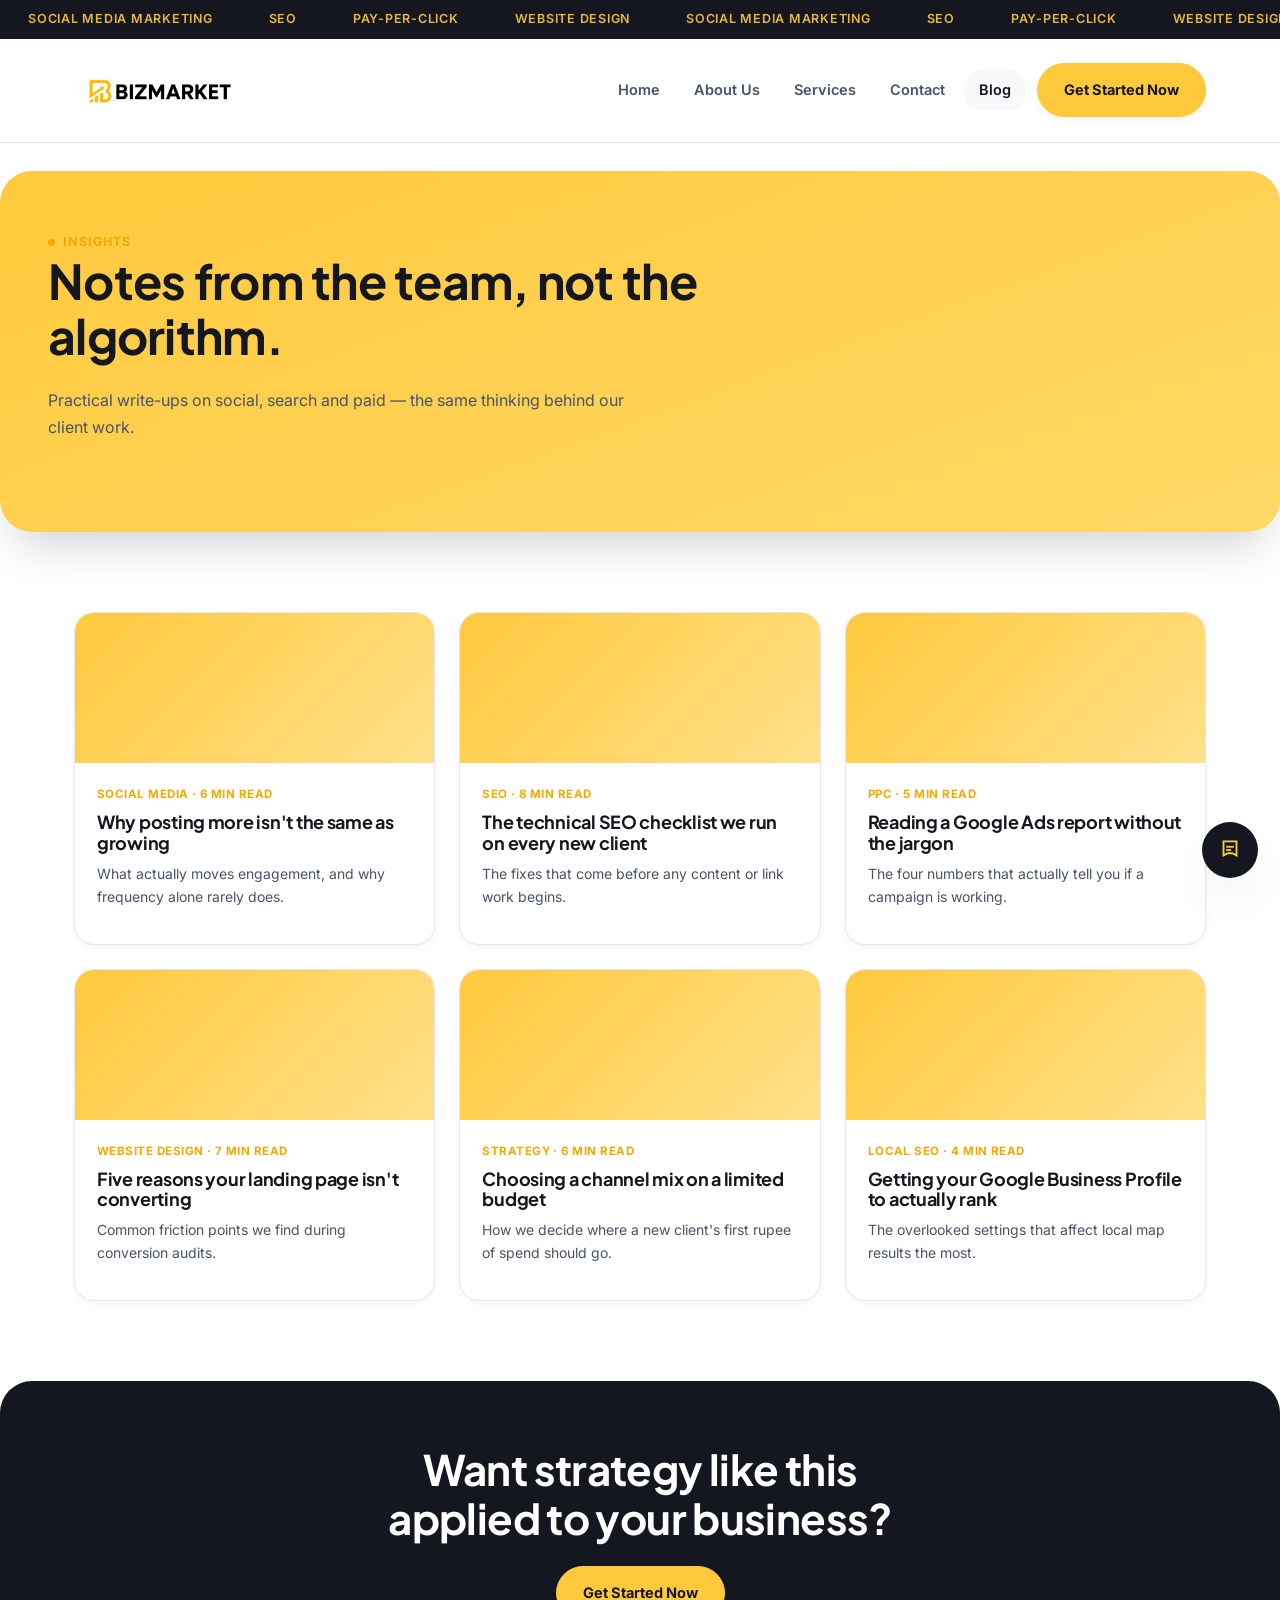
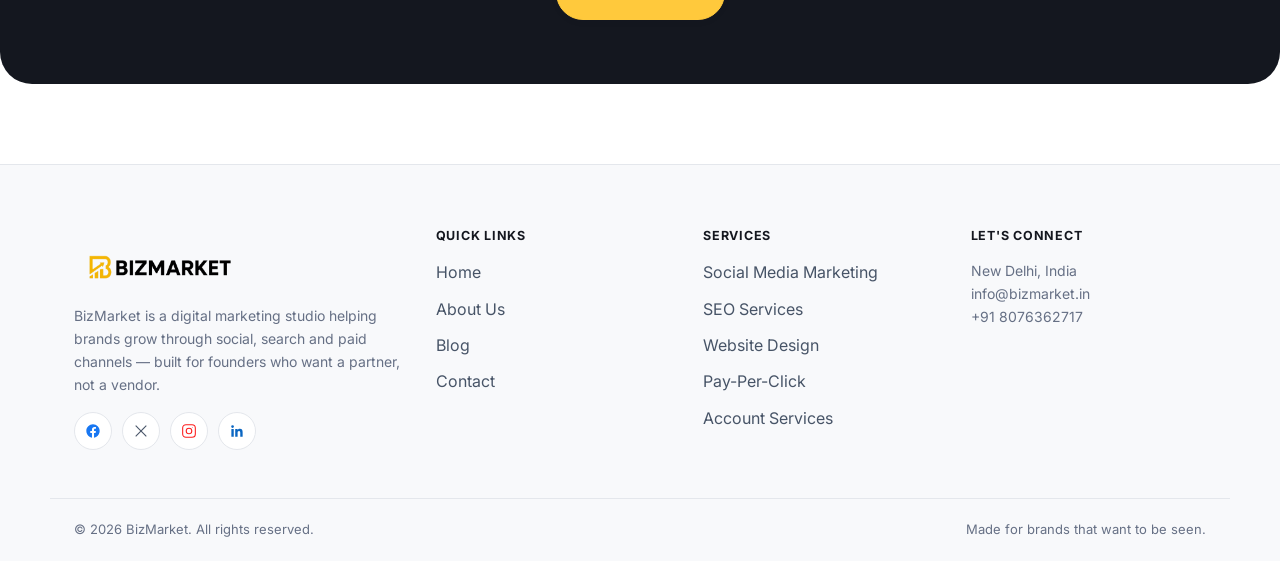
<file: blog.html>
<!doctype html>
<html lang="en">
  <head>
    <meta charset="UTF-8" />
    <meta name="viewport" content="width=device-width, initial-scale=1.0" />
    <title>Blog | BizMarket</title>
    <meta
      name="description"
      content="Marketing insights from the BizMarket team on social media, SEO, PPC and website design."
    />
    <link rel="stylesheet" href="style.css" />

    <link
      rel="icon"
      type="image/png"
      href="assets/favicon-96x96.png"
      sizes="96x96"
    />
    <link rel="icon" type="image/svg+xml" href="assets/favicon.svg" />
    <link rel="shortcut icon" href="assets/favicon.ico" />
    <link
      rel="apple-touch-icon"
      sizes="180x180"
      href="assets/apple-touch-icon.png"
    />
    <meta name="apple-mobile-web-app-title" content="BizMarket" />
    <link rel="manifest" href="assets/site.webmanifest" />
  </head>
  <body>
    <header class="site-header">
      <div class="ticker" aria-hidden="true">
        <div class="ticker-track">
          <span>SOCIAL MEDIA MARKETING</span><span>SEO</span
          ><span>PAY-PER-CLICK</span><span>WEBSITE DESIGN</span>
          <span>SOCIAL MEDIA MARKETING</span><span>SEO</span
          ><span>PAY-PER-CLICK</span><span>WEBSITE DESIGN</span>
          <span>SOCIAL MEDIA MARKETING</span><span>SEO</span
          ><span>PAY-PER-CLICK</span><span>WEBSITE DESIGN</span>
        </div>
      </div>
      <nav class="nav-row">
        <a href="index.html" class="logo"
          ><img src="assets/logo.png" alt="BizMarket" class="logo-img"
        /></a>
        <ul class="nav-main">
          <li><a href="index.html" class="nav-link">Home</a></li>
          <li><a href="about.html" class="nav-link">About Us</a></li>
          <li class="has-dropdown">
            <a href="#" class="nav-link">Services</a>
            <ul class="dropdown">
              <li>
                <a href="smm.html"
                  ><span class="hazard-tag"></span>Social Media Marketing</a
                >
              </li>
              <li>
                <a href="seo.html"
                  ><span class="hazard-tag"></span>SEO Services</a
                >
              </li>
              <li>
                <a href="web-design.html"
                  ><span class="hazard-tag"></span>Website Design</a
                >
              </li>
              <li>
                <a href="ppc.html"
                  ><span class="hazard-tag"></span>Pay-Per-Click</a
                >
              </li>
              <li>
                <a href="account-services.html"
                  ><span class="hazard-tag"></span>Account Services</a
                >
              </li>
            </ul>
          </li>
          <li><a href="contact.html" class="nav-link">Contact</a></li>
          <li><a href="blog.html" class="nav-link active">Blog</a></li>
          <li class="nav-cta">
            <a href="contact.html" class="btn btn-primary">Get Started Now</a>
          </li>
        </ul>
        <button
          class="nav-toggle"
          aria-label="Toggle menu"
          aria-expanded="false"
        >
          <span></span>
        </button>
      </nav>
    </header>

    <section class="page-hero">
      <div class="container">
        <div class="eyebrow">Insights</div>
        <h1>Notes from the team, not the algorithm.</h1>
        <p class="lede">
          Practical write-ups on social, search and paid — the same thinking
          behind our client work.
        </p>
      </div>
      <div class="torn-edge" aria-hidden="true">
        <svg viewBox="0 0 1200 40" preserveAspectRatio="none">
          <path
            fill="#FFFFFF"
            d="M0,40 L0,10 L40,25 L80,5 L120,22 L160,8 L200,28 L240,4 L280,20 L320,9 L360,26 L400,6 L440,24 L480,10 L520,30 L560,5 L600,22 L640,8 L680,27 L720,4 L760,21 L800,9 L840,25 L880,6 L920,23 L960,10 L1000,28 L1040,5 L1080,22 L1120,8 L1160,26 L1200,10 L1200,40 Z"
          />
        </svg>
      </div>
    </section>

    <section>
      <div class="container grid grid-3">
        <article class="post-card">
          <div class="post-thumb"></div>
          <div class="post-body">
            <div class="post-meta">Social Media · 6 min read</div>
            <h3>Why posting more isn't the same as growing</h3>
            <p>
              What actually moves engagement, and why frequency alone rarely
              does.
            </p>
          </div>
        </article>
        <article class="post-card">
          <div class="post-thumb"></div>
          <div class="post-body">
            <div class="post-meta">SEO · 8 min read</div>
            <h3>The technical SEO checklist we run on every new client</h3>
            <p>The fixes that come before any content or link work begins.</p>
          </div>
        </article>
        <article class="post-card">
          <div class="post-thumb"></div>
          <div class="post-body">
            <div class="post-meta">PPC · 5 min read</div>
            <h3>Reading a Google Ads report without the jargon</h3>
            <p>
              The four numbers that actually tell you if a campaign is working.
            </p>
          </div>
        </article>
        <article class="post-card">
          <div class="post-thumb"></div>
          <div class="post-body">
            <div class="post-meta">Website Design · 7 min read</div>
            <h3>Five reasons your landing page isn't converting</h3>
            <p>Common friction points we find during conversion audits.</p>
          </div>
        </article>
        <article class="post-card">
          <div class="post-thumb"></div>
          <div class="post-body">
            <div class="post-meta">Strategy · 6 min read</div>
            <h3>Choosing a channel mix on a limited budget</h3>
            <p>
              How we decide where a new client's first rupee of spend should go.
            </p>
          </div>
        </article>
        <article class="post-card">
          <div class="post-thumb"></div>
          <div class="post-body">
            <div class="post-meta">Local SEO · 4 min read</div>
            <h3>Getting your Google Business Profile to actually rank</h3>
            <p>
              The overlooked settings that affect local map results the most.
            </p>
          </div>
        </article>
      </div>
    </section>

    <section class="cta-band">
      <div class="container">
        <h2>Want strategy like this applied to your business?</h2>
        <a href="contact.html" class="btn btn-primary">Get Started Now</a>
      </div>
    </section>

    <footer class="site-footer">
      <div class="container footer-grid">
        <div>
          <!-- <div class="footer-logo">BIZMARKET</div> -->
          <a href="index.html" class="logo"
            ><img src="assets/logo.png" alt="BizMarket" class="logo-img"
          /></a>
          <p>
            BizMarket is a digital marketing studio helping brands grow through
            social, search and paid channels — built for founders who want a
            partner, not a vendor.
          </p>
          <div class="social-row" aria-label="Social links">
            <a href="#" aria-label="Facebook">
              <svg viewBox="0 0 24 24" width="24" height="24" fill="#1877F2">
                <path
                  d="M22 12.06C22 6.505 17.523 2 12 2S2 6.505 2 12.06c0 5.02 3.657 9.184 8.438 9.94v-7.03H7.898v-2.91h2.54V9.845c0-2.506 1.492-3.89 3.777-3.89 1.094 0 2.238.195 2.238.195v2.459h-1.26c-1.243 0-1.63.771-1.63 1.562v1.875h2.773l-.443 2.91h-2.33V22c4.78-.756 8.437-4.92 8.437-9.94z"
                />
              </svg>
            </a>
            <a href="#" aria-label="X / Twitter">
              <svg
                viewBox="0 0 24 24"
                fill="none"
                stroke="#FFC93C"
                stroke-width="1.6"
              >
                <line x1="4" y1="4" x2="20" y2="20" />
                <line x1="20" y1="4" x2="4" y2="20" />
              </svg>
            </a>

            <a href="#" aria-label="Instagram">
              <svg
                viewBox="0 0 24 24"
                fill="none"
                stroke="#FD1D1D"
                stroke-width="1.6"
              >
                <rect x="2.5" y="2.5" width="19" height="19" rx="5" ry="5" />
                <circle cx="12" cy="12" r="4.2" />
                <circle
                  cx="17.3"
                  cy="6.7"
                  r="0.6"
                  fill="#FD1D1D"
                  stroke="none"
                />
              </svg>
            </a>
            <a href="#" aria-label="LinkedIn">
              <svg viewBox="0 0 24 24" width="24" height="24" fill="#0a66c2">
                <path
                  d="M20.447 20.452h-3.554v-5.569c0-1.328-.027-3.037-1.852-3.037-1.853 0-2.136 1.446-2.136 2.939v5.667H9.351V9h3.414v1.561h.046c.477-.9 1.637-1.85 3.37-1.85 3.601 0 4.267 2.37 4.267 5.455v6.286zM5.337 7.433a2.062 2.062 0 1 1 0-4.124 2.062 2.062 0 0 1 0 4.124zM7.119 20.452H3.554V9h3.565v11.452z"
                />
              </svg>
            </a>
          </div>
        </div>
        <div>
          <h4>Quick Links</h4>
          <ul>
            <li><a href="index.html">Home</a></li>
            <li><a href="about.html">About Us</a></li>
            <li><a href="blog.html">Blog</a></li>
            <li><a href="contact.html">Contact</a></li>
          </ul>
        </div>
        <div>
          <h4>Services</h4>
          <ul>
            <li><a href="smm.html">Social Media Marketing</a></li>
            <li><a href="seo.html">SEO Services</a></li>
            <li><a href="web-design.html">Website Design</a></li>
            <li><a href="ppc.html">Pay-Per-Click</a></li>
            <li><a href="account-services.html">Account Services</a></li>
          </ul>
        </div>
        <div>
          <h4>Let's Connect</h4>
          <p>New Delhi, India<br />info@bizmarket.in<br />+91 8076362717</p>
        </div>
      </div>
      <div class="container footer-bottom">
        <span>© <span id="year"></span> BizMarket. All rights reserved.</span>
        <span>Made for brands that want to be seen.</span>
      </div>
    </footer>

    <a
      class="wa-float"
      href="https://wa.me/918076362717"
      aria-label="Chat on WhatsApp"
      target="_blank"
      rel="noopener"
    >
      <svg viewBox="0 0 24 24" fill="none" stroke="#FFC93C" stroke-width="1.7">
        <path d="M6 4 h12 v13 l-4-2 h-4 l-4 2 z" />
        <line x1="8.5" y1="9" x2="15.5" y2="9" />
        <line x1="8.5" y1="12" x2="13" y2="12" />
      </svg>
    </a>

    <script src="main.js"></script>
  </body>
</html>
</file>
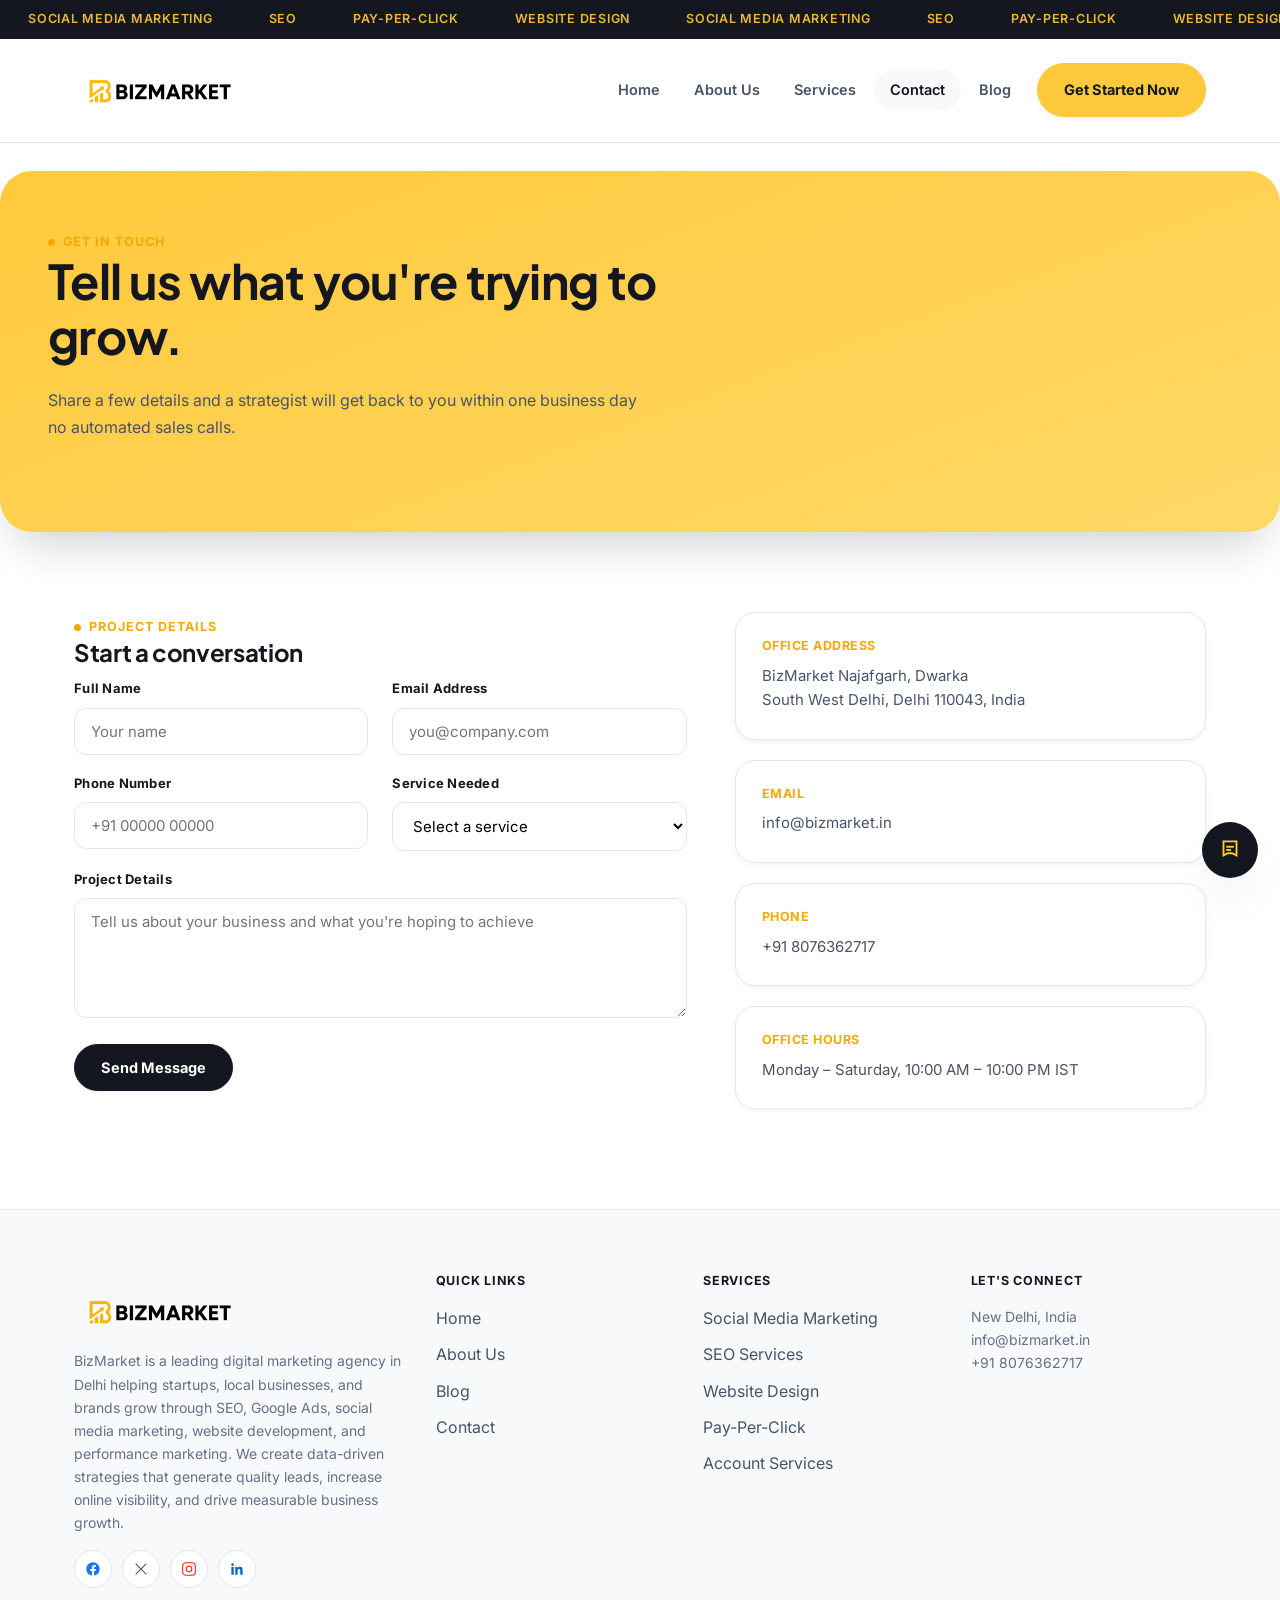
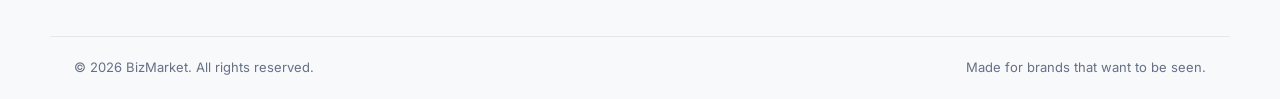
<file: contact.html>
<!doctype html>
<html lang="en">
  <head>
    <meta charset="UTF-8" />
    <meta name="viewport" content="width=device-width, initial-scale=1.0" />
    <title>Contact | BizMarket</title>
    <meta
      name="description"
      content="Get in touch with BizMarket to start your social media, SEO, PPC or website design project."
    />
    <link rel="stylesheet" href="style.css" />

    <link
      rel="icon"
      type="image/png"
      href="assets/favicon-96x96.png"
      sizes="96x96"
    />
    <link rel="icon" type="image/svg+xml" href="assets/favicon.svg" />
    <link rel="shortcut icon" href="assets/favicon.ico" />
    <link
      rel="apple-touch-icon"
      sizes="180x180"
      href="assets/apple-touch-icon.png"
    />
    <meta name="apple-mobile-web-app-title" content="BizMarket" />
    <link rel="manifest" href="assets/site.webmanifest" />
  </head>
  <body>
    <header class="site-header">
      <div class="ticker" aria-hidden="true">
        <div class="ticker-track">
          <span>SOCIAL MEDIA MARKETING</span><span>SEO</span
          ><span>PAY-PER-CLICK</span><span>WEBSITE DESIGN</span>
          <span>SOCIAL MEDIA MARKETING</span><span>SEO</span
          ><span>PAY-PER-CLICK</span><span>WEBSITE DESIGN</span>
          <span>SOCIAL MEDIA MARKETING</span><span>SEO</span
          ><span>PAY-PER-CLICK</span><span>WEBSITE DESIGN</span>
        </div>
      </div>
      <nav class="nav-row">
        <a href="index.html" class="logo"
          ><img src="assets/logo.png" alt="BizMarket" class="logo-img"
        /></a>
        <ul class="nav-main">
          <li><a href="index.html" class="nav-link">Home</a></li>
          <li><a href="about.html" class="nav-link">About Us</a></li>
          <li class="has-dropdown">
            <a href="#" class="nav-link">Services</a>
            <ul class="dropdown">
              <li>
                <a href="smm.html"
                  ><span class="hazard-tag"></span>Social Media Marketing</a
                >
              </li>
              <li>
                <a href="seo.html"
                  ><span class="hazard-tag"></span>SEO Services</a
                >
              </li>
              <li>
                <a href="web-design.html"
                  ><span class="hazard-tag"></span>Website Design</a
                >
              </li>
              <li>
                <a href="ppc.html"
                  ><span class="hazard-tag"></span>Pay-Per-Click</a
                >
              </li>
              <li>
                <a href="account-services.html"
                  ><span class="hazard-tag"></span>Account Services</a
                >
              </li>
            </ul>
          </li>
          <li><a href="contact.html" class="nav-link active">Contact</a></li>
          <li><a href="blog.html" class="nav-link">Blog</a></li>
          <li class="nav-cta">
            <a href="contact.html" class="btn btn-primary">Get Started Now</a>
          </li>
        </ul>
        <button
          class="nav-toggle"
          aria-label="Toggle menu"
          aria-expanded="false"
        >
          <span></span>
        </button>
      </nav>
    </header>

    <section class="page-hero">
      <div class="container">
        <div class="eyebrow">Get In Touch</div>
        <h1>Tell us what you're trying to grow.</h1>
        <p class="lede">
          Share a few details and a strategist will get back to you within one
          business day no automated sales calls.
        </p>
      </div>
      <div class="torn-edge" aria-hidden="true">
        <svg viewBox="0 0 1200 40" preserveAspectRatio="none">
          <path
            fill="#FFFFFF"
            d="M0,40 L0,10 L40,25 L80,5 L120,22 L160,8 L200,28 L240,4 L280,20 L320,9 L360,26 L400,6 L440,24 L480,10 L520,30 L560,5 L600,22 L640,8 L680,27 L720,4 L760,21 L800,9 L840,25 L880,6 L920,23 L960,10 L1000,28 L1040,5 L1080,22 L1120,8 L1160,26 L1200,10 L1200,40 Z"
          />
        </svg>
      </div>
    </section>

    <section>
      <div class="container form-grid">
        <div>
          <div class="eyebrow">Project Details</div>
          <h2>Start a conversation</h2>
          <form id="contactForm" novalidate>
            <div class="grid grid-2">
              <div class="field">
                <label for="name">Full Name</label>
                <input
                  type="text"
                  id="name"
                  name="name"
                  placeholder="Your name"
                  required
                />
              </div>
              <div class="field">
                <label for="email">Email Address</label>
                <input
                  type="email"
                  id="email"
                  name="email"
                  placeholder="you@company.com"
                  required
                />
              </div>
            </div>
            <div class="grid grid-2">
              <div class="field">
                <label for="phone">Phone Number</label>
                <input
                  type="tel"
                  id="phone"
                  name="phone"
                  placeholder="+91 00000 00000"
                />
              </div>
              <div class="field">
                <label for="service">Service Needed</label>
                <select id="service" name="service">
                  <option value="">Select a service</option>
                  <option value="smm">Social Media Marketing</option>
                  <option value="seo">SEO Services</option>
                  <option value="web-design">Website Design</option>
                  <option value="ppc">Pay-Per-Click</option>
                  <option value="account-services">Account Services</option>
                  <option value="other">Not sure yet</option>
                </select>
              </div>
            </div>
            <div class="field">
              <label for="message">Project Details</label>
              <textarea
                id="message"
                name="message"
                placeholder="Tell us about your business and what you're hoping to achieve"
                required
              ></textarea>
            </div>
            <button type="submit" class="btn btn-dark">Send Message</button>
            <div id="formStatus" role="status"></div>
            <!-- <p class="form-note">This form doesn't send email yet - connect it to your backend or a form service to go live.</p>-->
          </form>
        </div>

        <div>
          <div class="info-card">
            <h4>Office Address</h4>
            <p>
              BizMarket Najafgarh, Dwarka<br />South West Delhi, Delhi 110043,
              India
            </p>
          </div>
          <div class="info-card">
            <h4>Email</h4>
            <p>info@bizmarket.in</p>
          </div>
          <div class="info-card">
            <h4>Phone</h4>
            <p>+91 8076362717</p>
          </div>
          <div class="info-card">
            <h4>Office Hours</h4>
            <p>Monday – Saturday, 10:00 AM – 10:00 PM IST</p>
          </div>
        </div>
      </div>
    </section>

    <footer class="site-footer">
      <div class="container footer-grid">
        <div>
          <!-- <div class="footer-logo">BIZMARKET</div> -->
          <a href="index.html" class="logo"
            ><img src="assets/logo.png" alt="BizMarket" class="logo-img"
          /></a>
          <p>
            BizMarket is a leading digital marketing agency in Delhi helping
            startups, local businesses, and brands grow through SEO, Google Ads,
            social media marketing, website development, and performance
            marketing. We create data-driven strategies that generate quality
            leads, increase online visibility, and drive measurable business
            growth.
          </p>
          <div class="social-row" aria-label="Social links">
            <a href="#" aria-label="Facebook">
              <svg viewBox="0 0 24 24" width="24" height="24" fill="#1877F2">
                <path
                  d="M22 12.06C22 6.505 17.523 2 12 2S2 6.505 2 12.06c0 5.02 3.657 9.184 8.438 9.94v-7.03H7.898v-2.91h2.54V9.845c0-2.506 1.492-3.89 3.777-3.89 1.094 0 2.238.195 2.238.195v2.459h-1.26c-1.243 0-1.63.771-1.63 1.562v1.875h2.773l-.443 2.91h-2.33V22c4.78-.756 8.437-4.92 8.437-9.94z"
                />
              </svg>
            </a>
            <a href="#" aria-label="X / Twitter">
              <svg
                viewBox="0 0 24 24"
                fill="none"
                stroke="#FFC93C"
                stroke-width="1.6"
              >
                <line x1="4" y1="4" x2="20" y2="20" />
                <line x1="20" y1="4" x2="4" y2="20" />
              </svg>
            </a>

            <a href="#" aria-label="Instagram">
              <svg
                viewBox="0 0 24 24"
                fill="none"
                stroke="#FD1D1D"
                stroke-width="1.6"
              >
                <rect x="2.5" y="2.5" width="19" height="19" rx="5" ry="5" />
                <circle cx="12" cy="12" r="4.2" />
                <circle
                  cx="17.3"
                  cy="6.7"
                  r="0.6"
                  fill="#FD1D1D"
                  stroke="none"
                />
              </svg>
            </a>
            <a href="#" aria-label="LinkedIn">
              <svg viewBox="0 0 24 24" width="24" height="24" fill="#0a66c2">
                <path
                  d="M20.447 20.452h-3.554v-5.569c0-1.328-.027-3.037-1.852-3.037-1.853 0-2.136 1.446-2.136 2.939v5.667H9.351V9h3.414v1.561h.046c.477-.9 1.637-1.85 3.37-1.85 3.601 0 4.267 2.37 4.267 5.455v6.286zM5.337 7.433a2.062 2.062 0 1 1 0-4.124 2.062 2.062 0 0 1 0 4.124zM7.119 20.452H3.554V9h3.565v11.452z"
                />
              </svg>
            </a>
          </div>
        </div>
        <div>
          <h4>Quick Links</h4>
          <ul>
            <li><a href="index.html">Home</a></li>
            <li><a href="about.html">About Us</a></li>
            <li><a href="blog.html">Blog</a></li>
            <li><a href="contact.html">Contact</a></li>
          </ul>
        </div>
        <div>
          <h4>Services</h4>
          <ul>
            <li><a href="smm.html">Social Media Marketing</a></li>
            <li><a href="seo.html">SEO Services</a></li>
            <li><a href="web-design.html">Website Design</a></li>
            <li><a href="ppc.html">Pay-Per-Click</a></li>
            <li><a href="account-services.html">Account Services</a></li>
          </ul>
        </div>
        <div>
          <h4>Let's Connect</h4>
          <p>New Delhi, India<br />info@bizmarket.in<br />+91 8076362717</p>
        </div>
      </div>
      <div class="container footer-bottom">
        <span>© <span id="year"></span> BizMarket. All rights reserved.</span>
        <span>Made for brands that want to be seen.</span>
      </div>
    </footer>

    <a
      class="wa-float"
      href="https://wa.me/918076362717"
      aria-label="Chat on WhatsApp"
      target="_blank"
      rel="noopener"
    >
      <svg viewBox="0 0 24 24" fill="none" stroke="#FFC93C" stroke-width="1.7">
        <path d="M6 4 h12 v13 l-4-2 h-4 l-4 2 z" />
        <line x1="8.5" y1="9" x2="15.5" y2="9" />
        <line x1="8.5" y1="12" x2="13" y2="12" />
      </svg>
    </a>

    <script src="main.js"></script>
  </body>
</html>
</file>
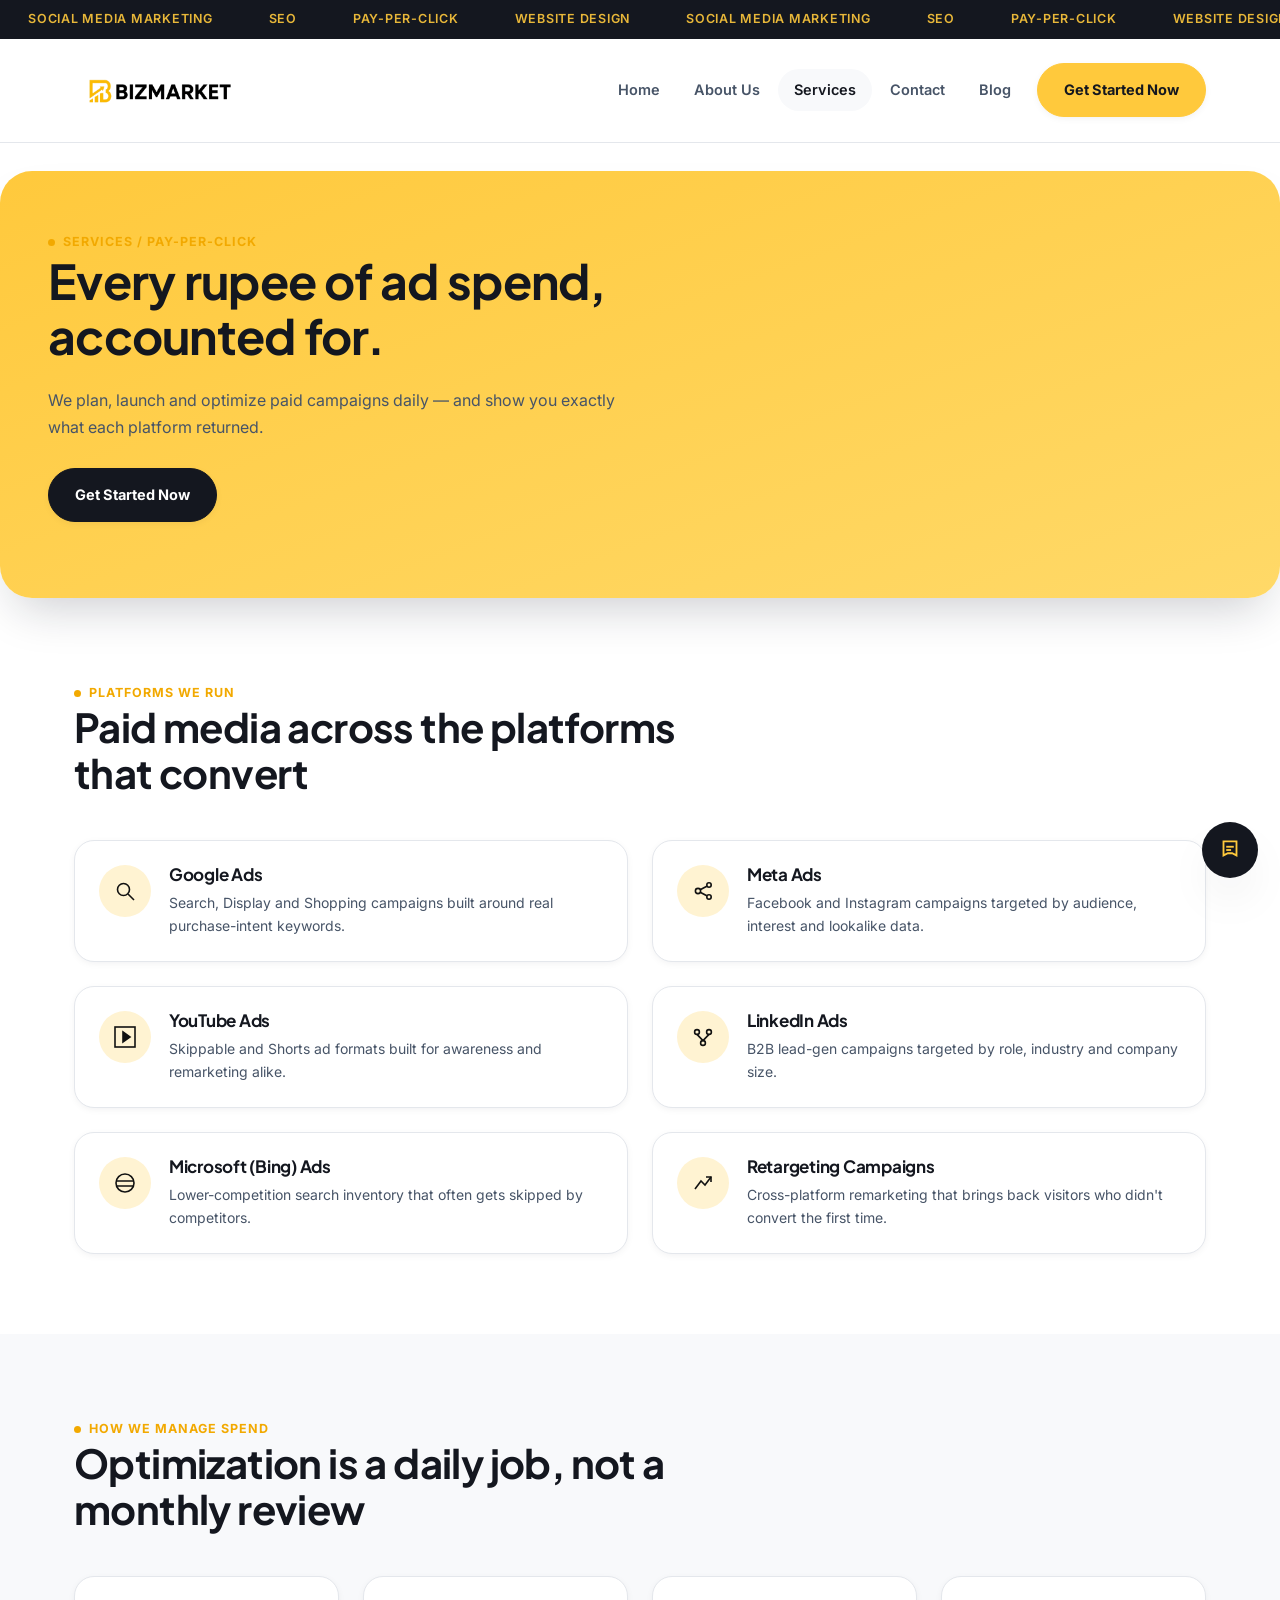
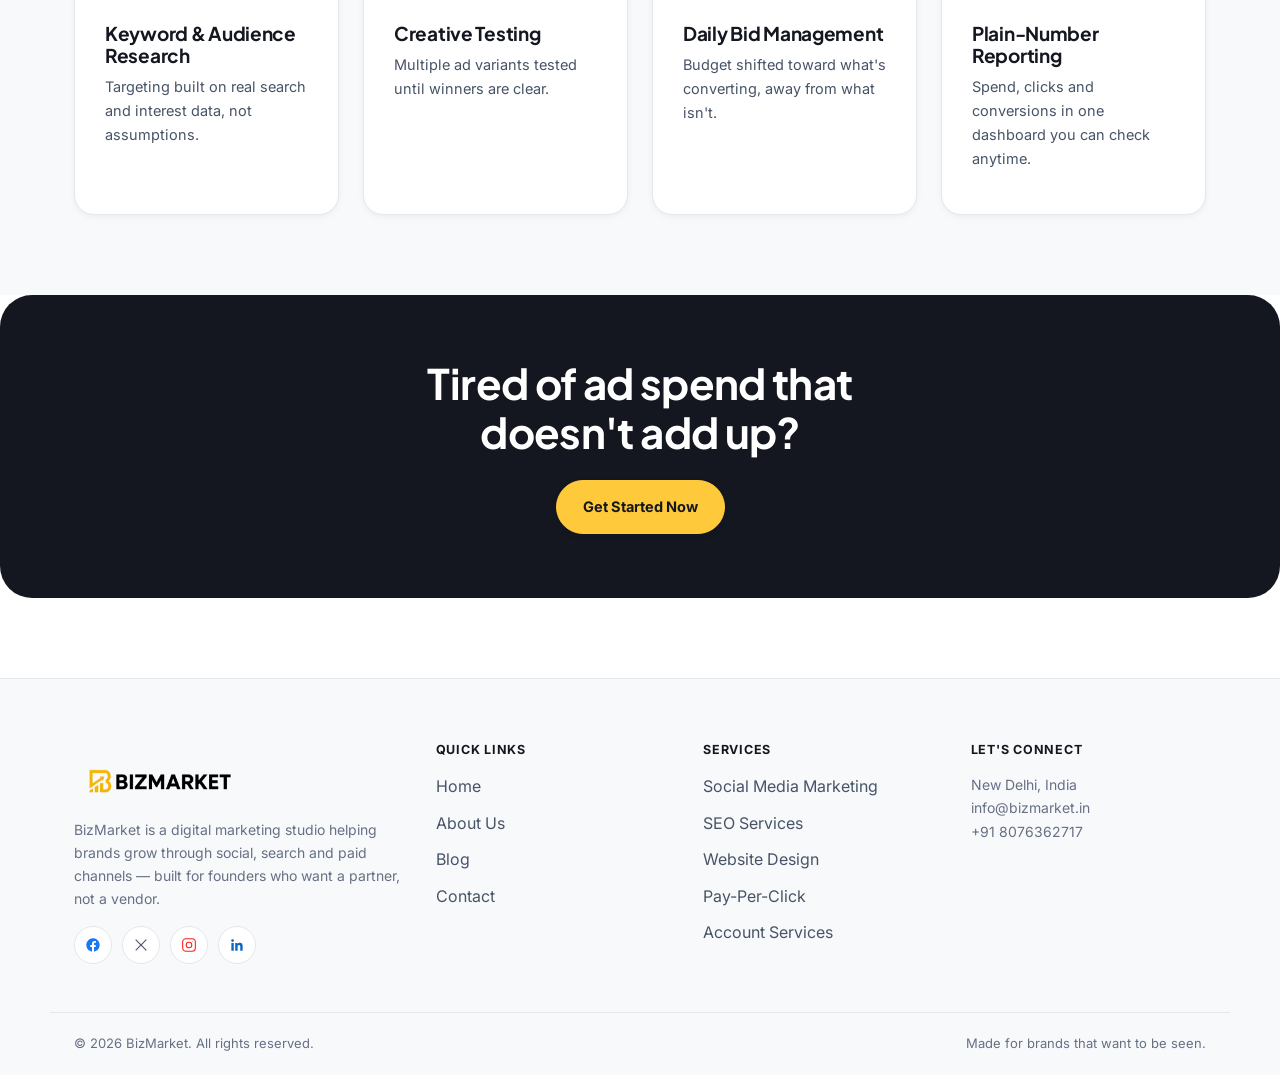
<file: ppc.html>
<!doctype html>
<html lang="en">
  <head>
    <meta charset="UTF-8" />
    <meta name="viewport" content="width=device-width, initial-scale=1.0" />
    <title>Pay-Per-Click Advertising | BizMarket</title>
    <meta
      name="description"
      content="Google, Meta, YouTube, LinkedIn and Bing ad campaigns managed and optimized by BizMarket."
    />
    <link rel="stylesheet" href="style.css" />

    <link
      rel="icon"
      type="image/png"
      href="assets/favicon-96x96.png"
      sizes="96x96"
    />
    <link rel="icon" type="image/svg+xml" href="assets/favicon.svg" />
    <link rel="shortcut icon" href="assets/favicon.ico" />
    <link
      rel="apple-touch-icon"
      sizes="180x180"
      href="assets/apple-touch-icon.png"
    />
    <meta name="apple-mobile-web-app-title" content="BizMarket" />
    <link rel="manifest" href="assets/site.webmanifest" />
  </head>
  <body>
    <header class="site-header">
      <div class="ticker" aria-hidden="true">
        <div class="ticker-track">
          <span>SOCIAL MEDIA MARKETING</span><span>SEO</span
          ><span>PAY-PER-CLICK</span><span>WEBSITE DESIGN</span>
          <span>SOCIAL MEDIA MARKETING</span><span>SEO</span
          ><span>PAY-PER-CLICK</span><span>WEBSITE DESIGN</span>
          <span>SOCIAL MEDIA MARKETING</span><span>SEO</span
          ><span>PAY-PER-CLICK</span><span>WEBSITE DESIGN</span>
        </div>
      </div>
      <nav class="nav-row">
        <a href="index.html" class="logo"
          ><img src="assets/logo.png" alt="BizMarket" class="logo-img"
        /></a>
        <ul class="nav-main">
          <li><a href="index.html" class="nav-link">Home</a></li>
          <li><a href="about.html" class="nav-link">About Us</a></li>
          <li class="has-dropdown">
            <a href="#" class="nav-link active">Services</a>
            <ul class="dropdown">
              <li>
                <a href="smm.html"
                  ><span class="hazard-tag"></span>Social Media Marketing</a
                >
              </li>
              <li>
                <a href="seo.html"
                  ><span class="hazard-tag"></span>SEO Services</a
                >
              </li>
              <li>
                <a href="web-design.html"
                  ><span class="hazard-tag"></span>Website Design</a
                >
              </li>
              <li>
                <a href="ppc.html"
                  ><span class="hazard-tag"></span>Pay-Per-Click</a
                >
              </li>
              <li>
                <a href="account-services.html"
                  ><span class="hazard-tag"></span>Account Services</a
                >
              </li>
            </ul>
          </li>
          <li><a href="contact.html" class="nav-link">Contact</a></li>
          <li><a href="blog.html" class="nav-link">Blog</a></li>
          <li class="nav-cta">
            <a href="contact.html" class="btn btn-primary">Get Started Now</a>
          </li>
        </ul>
        <button
          class="nav-toggle"
          aria-label="Toggle menu"
          aria-expanded="false"
        >
          <span></span>
        </button>
      </nav>
    </header>

    <section class="page-hero">
      <div class="container">
        <div class="eyebrow">Services / Pay-Per-Click</div>
        <h1>Every rupee of ad spend, accounted for.</h1>
        <p class="lede">
          We plan, launch and optimize paid campaigns daily — and show you
          exactly what each platform returned.
        </p>
        <div class="hero-actions">
          <a href="contact.html" class="btn btn-dark">Get Started Now</a>
        </div>
      </div>
      <div class="torn-edge" aria-hidden="true">
        <svg viewBox="0 0 1200 40" preserveAspectRatio="none">
          <path
            fill="#FFFFFF"
            d="M0,40 L0,10 L40,25 L80,5 L120,22 L160,8 L200,28 L240,4 L280,20 L320,9 L360,26 L400,6 L440,24 L480,10 L520,30 L560,5 L600,22 L640,8 L680,27 L720,4 L760,21 L800,9 L840,25 L880,6 L920,23 L960,10 L1000,28 L1040,5 L1080,22 L1120,8 L1160,26 L1200,10 L1200,40 Z"
          />
        </svg>
      </div>
    </section>

    <section>
      <div class="container">
        <div class="section-head">
          <div class="eyebrow">Platforms We Run</div>
          <h2>Paid media across the platforms that convert</h2>
        </div>
        <div class="grid grid-2">
          <div class="channel">
            <div class="icon-badge">
              <svg
                viewBox="0 0 24 24"
                fill="none"
                stroke="#111"
                stroke-width="1.6"
              >
                <circle cx="10.5" cy="10.5" r="6" />
                <line x1="15" y1="15" x2="21" y2="21" />
              </svg>
            </div>
            <div>
              <h3>Google Ads</h3>
              <p>
                Search, Display and Shopping campaigns built around real
                purchase-intent keywords.
              </p>
            </div>
          </div>
          <div class="channel">
            <div class="icon-badge">
              <svg
                viewBox="0 0 24 24"
                fill="none"
                stroke="#111"
                stroke-width="1.6"
              >
                <circle cx="7" cy="12" r="2.6" />
                <circle cx="18" cy="6" r="2.2" />
                <circle cx="18" cy="18" r="2.2" />
                <line x1="9.2" y1="10.8" x2="15.8" y2="7.2" />
                <line x1="9.2" y1="13.2" x2="15.8" y2="16.8" />
              </svg>
            </div>
            <div>
              <h3>Meta Ads</h3>
              <p>
                Facebook and Instagram campaigns targeted by audience, interest
                and lookalike data.
              </p>
            </div>
          </div>
          <div class="channel">
            <div class="icon-badge">
              <svg
                viewBox="0 0 24 24"
                fill="none"
                stroke="#111"
                stroke-width="1.6"
              >
                <rect x="2" y="2" width="20" height="20" fill="none" />
                <polygon points="10,7 17,12 10,17" fill="#111" />
              </svg>
            </div>
            <div>
              <h3>YouTube Ads</h3>
              <p>
                Skippable and Shorts ad formats built for awareness and
                remarketing alike.
              </p>
            </div>
          </div>
          <div class="channel">
            <div class="icon-badge">
              <svg
                viewBox="0 0 24 24"
                fill="none"
                stroke="#111"
                stroke-width="1.6"
              >
                <circle cx="6" cy="7" r="2.4" />
                <circle cx="18" cy="7" r="2.4" />
                <circle cx="12" cy="18" r="2.4" />
                <line x1="6" y1="9.4" x2="12" y2="15.6" />
                <line x1="18" y1="9.4" x2="12" y2="15.6" />
              </svg>
            </div>
            <div>
              <h3>LinkedIn Ads</h3>
              <p>
                B2B lead-gen campaigns targeted by role, industry and company
                size.
              </p>
            </div>
          </div>
          <div class="channel">
            <div class="icon-badge">
              <svg
                viewBox="0 0 24 24"
                fill="none"
                stroke="#111"
                stroke-width="1.6"
              >
                <circle cx="12" cy="12" r="9" />
                <path d="M3 10 h18 M3 15 h18" />
              </svg>
            </div>
            <div>
              <h3>Microsoft (Bing) Ads</h3>
              <p>
                Lower-competition search inventory that often gets skipped by
                competitors.
              </p>
            </div>
          </div>
          <div class="channel">
            <div class="icon-badge">
              <svg
                viewBox="0 0 24 24"
                fill="none"
                stroke="#111"
                stroke-width="1.6"
              >
                <path d="M4 18 L10 10 L14 14 L20 6" />
                <path d="M15 6 h5 v5" />
              </svg>
            </div>
            <div>
              <h3>Retargeting Campaigns</h3>
              <p>
                Cross-platform remarketing that brings back visitors who didn't
                convert the first time.
              </p>
            </div>
          </div>
        </div>
      </div>
    </section>

    <section class="bg-cream">
      <div class="container">
        <div class="section-head">
          <div class="eyebrow">How We Manage Spend</div>
          <h2>Optimization is a daily job, not a monthly review</h2>
        </div>
        <div class="grid grid-4">
          <div class="card">
            <h3>Keyword & Audience Research</h3>
            <p>
              Targeting built on real search and interest data, not assumptions.
            </p>
          </div>
          <div class="card">
            <h3>Creative Testing</h3>
            <p>Multiple ad variants tested until winners are clear.</p>
          </div>
          <div class="card">
            <h3>Daily Bid Management</h3>
            <p>
              Budget shifted toward what's converting, away from what isn't.
            </p>
          </div>
          <div class="card">
            <h3>Plain-Number Reporting</h3>
            <p>
              Spend, clicks and conversions in one dashboard you can check
              anytime.
            </p>
          </div>
        </div>
      </div>
    </section>

    <section class="cta-band">
      <div class="container">
        <h2>Tired of ad spend that doesn't add up?</h2>
        <a href="contact.html" class="btn btn-primary">Get Started Now</a>
      </div>
    </section>

    <footer class="site-footer">
      <div class="container footer-grid">
        <div>
          <!-- <div class="footer-logo">BIZMARKET</div> -->
          <a href="index.html" class="logo"
            ><img src="assets/logo.png" alt="BizMarket" class="logo-img"
          /></a>
          <p>
            BizMarket is a digital marketing studio helping brands grow through
            social, search and paid channels — built for founders who want a
            partner, not a vendor.
          </p>
          <div class="social-row" aria-label="Social links">
            <a href="#" aria-label="Facebook">
              <svg viewBox="0 0 24 24" width="24" height="24" fill="#1877F2">
                <path
                  d="M22 12.06C22 6.505 17.523 2 12 2S2 6.505 2 12.06c0 5.02 3.657 9.184 8.438 9.94v-7.03H7.898v-2.91h2.54V9.845c0-2.506 1.492-3.89 3.777-3.89 1.094 0 2.238.195 2.238.195v2.459h-1.26c-1.243 0-1.63.771-1.63 1.562v1.875h2.773l-.443 2.91h-2.33V22c4.78-.756 8.437-4.92 8.437-9.94z"
                />
              </svg>
            </a>
            <a href="#" aria-label="X / Twitter">
              <svg
                viewBox="0 0 24 24"
                fill="none"
                stroke="#FFC93C"
                stroke-width="1.6"
              >
                <line x1="4" y1="4" x2="20" y2="20" />
                <line x1="20" y1="4" x2="4" y2="20" />
              </svg>
            </a>

            <a href="#" aria-label="Instagram">
              <svg
                viewBox="0 0 24 24"
                fill="none"
                stroke="#FD1D1D"
                stroke-width="1.6"
              >
                <rect x="2.5" y="2.5" width="19" height="19" rx="5" ry="5" />
                <circle cx="12" cy="12" r="4.2" />
                <circle
                  cx="17.3"
                  cy="6.7"
                  r="0.6"
                  fill="#FD1D1D"
                  stroke="none"
                />
              </svg>
            </a>
            <a href="#" aria-label="LinkedIn">
              <svg viewBox="0 0 24 24" width="24" height="24" fill="#0a66c2">
                <path
                  d="M20.447 20.452h-3.554v-5.569c0-1.328-.027-3.037-1.852-3.037-1.853 0-2.136 1.446-2.136 2.939v5.667H9.351V9h3.414v1.561h.046c.477-.9 1.637-1.85 3.37-1.85 3.601 0 4.267 2.37 4.267 5.455v6.286zM5.337 7.433a2.062 2.062 0 1 1 0-4.124 2.062 2.062 0 0 1 0 4.124zM7.119 20.452H3.554V9h3.565v11.452z"
                />
              </svg>
            </a>
          </div>
        </div>
        <div>
          <h4>Quick Links</h4>
          <ul>
            <li><a href="index.html">Home</a></li>
            <li><a href="about.html">About Us</a></li>
            <li><a href="blog.html">Blog</a></li>
            <li><a href="contact.html">Contact</a></li>
          </ul>
        </div>
        <div>
          <h4>Services</h4>
          <ul>
            <li><a href="smm.html">Social Media Marketing</a></li>
            <li><a href="seo.html">SEO Services</a></li>
            <li><a href="web-design.html">Website Design</a></li>
            <li><a href="ppc.html">Pay-Per-Click</a></li>
            <li><a href="account-services.html">Account Services</a></li>
          </ul>
        </div>
        <div>
          <h4>Let's Connect</h4>
          <p>New Delhi, India<br />info@bizmarket.in<br />+91 8076362717</p>
        </div>
      </div>
      <div class="container footer-bottom">
        <span>© <span id="year"></span> BizMarket. All rights reserved.</span>
        <span>Made for brands that want to be seen.</span>
      </div>
    </footer>

    <a
      class="wa-float"
      href="https://wa.me/918076362717"
      aria-label="Chat on WhatsApp"
      target="_blank"
      rel="noopener"
    >
      <svg viewBox="0 0 24 24" fill="none" stroke="#FFC93C" stroke-width="1.7">
        <path d="M6 4 h12 v13 l-4-2 h-4 l-4 2 z" />
        <line x1="8.5" y1="9" x2="15.5" y2="9" />
        <line x1="8.5" y1="12" x2="13" y2="12" />
      </svg>
    </a>

    <script src="main.js"></script>
  </body>
</html>
</file>
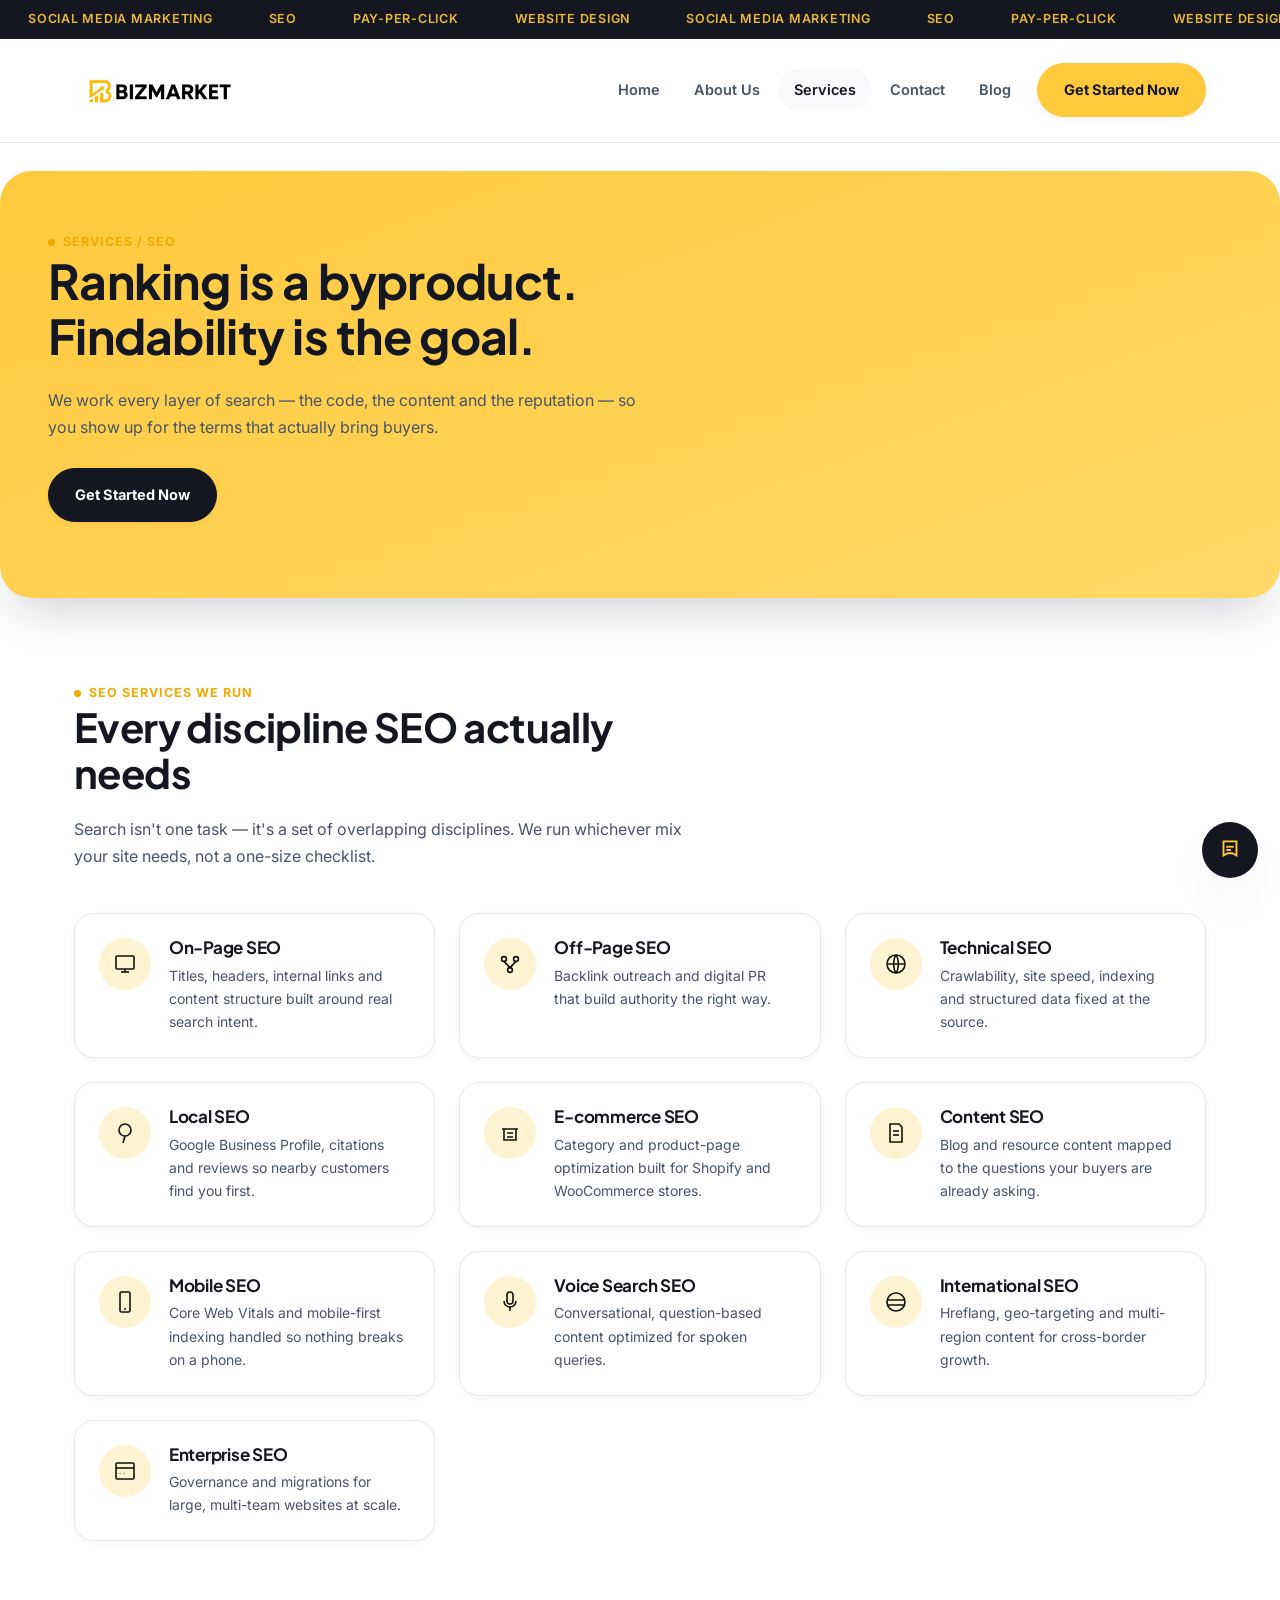
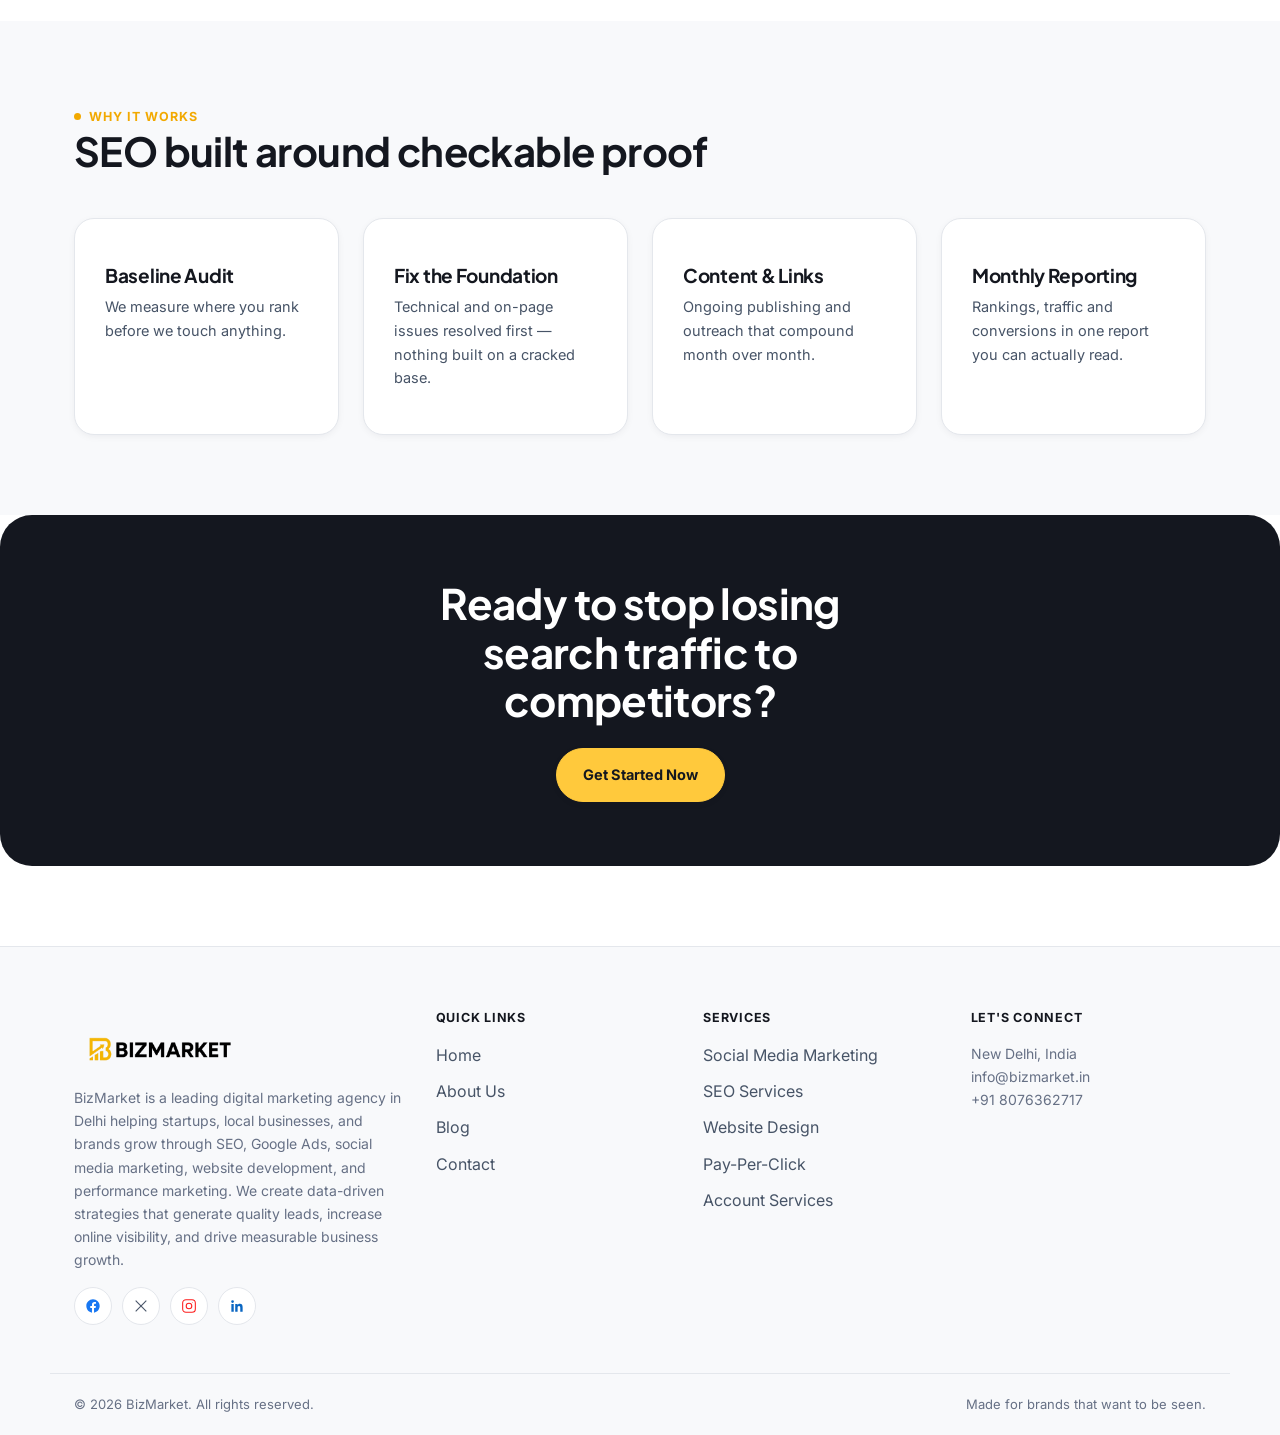
<file: seo.html>
<!doctype html>
<html lang="en">
  <head>
    <meta charset="UTF-8" />
    <meta name="viewport" content="width=device-width, initial-scale=1.0" />
    <title>SEO Services | BizMarket</title>
    <meta
      name="description"
      content="Full-spectrum SEO: technical, on-page, off-page, local, e-commerce, content, mobile, voice and international search."
    />
    <link rel="stylesheet" href="style.css" />

    <link
      rel="icon"
      type="image/png"
      href="assets/favicon-96x96.png"
      sizes="96x96"
    />
    <link rel="icon" type="image/svg+xml" href="assets/favicon.svg" />
    <link rel="shortcut icon" href="assets/favicon.ico" />
    <link
      rel="apple-touch-icon"
      sizes="180x180"
      href="assets/apple-touch-icon.png"
    />
    <meta name="apple-mobile-web-app-title" content="BizMarket" />
    <link rel="manifest" href="assets/site.webmanifest" />
  </head>
  <body>
    <header class="site-header">
      <div class="ticker" aria-hidden="true">
        <div class="ticker-track">
          <span>SOCIAL MEDIA MARKETING</span><span>SEO</span
          ><span>PAY-PER-CLICK</span><span>WEBSITE DESIGN</span>
          <span>SOCIAL MEDIA MARKETING</span><span>SEO</span
          ><span>PAY-PER-CLICK</span><span>WEBSITE DESIGN</span>
          <span>SOCIAL MEDIA MARKETING</span><span>SEO</span
          ><span>PAY-PER-CLICK</span><span>WEBSITE DESIGN</span>
        </div>
      </div>
      <nav class="nav-row">
        <a href="index.html" class="logo"
          ><img src="assets/logo.png" alt="BizMarket" class="logo-img"
        /></a>
        <ul class="nav-main">
          <li><a href="index.html" class="nav-link">Home</a></li>
          <li><a href="about.html" class="nav-link">About Us</a></li>
          <li class="has-dropdown">
            <a href="#" class="nav-link active">Services</a>
            <ul class="dropdown">
              <li>
                <a href="smm.html"
                  ><span class="hazard-tag"></span>Social Media Marketing</a
                >
              </li>
              <li>
                <a href="seo.html"
                  ><span class="hazard-tag"></span>SEO Services</a
                >
              </li>
              <li>
                <a href="web-design.html"
                  ><span class="hazard-tag"></span>Website Design</a
                >
              </li>
              <li>
                <a href="ppc.html"
                  ><span class="hazard-tag"></span>Pay-Per-Click</a
                >
              </li>
              <li>
                <a href="account-services.html"
                  ><span class="hazard-tag"></span>Account Services</a
                >
              </li>
            </ul>
          </li>
          <li><a href="contact.html" class="nav-link">Contact</a></li>
          <li><a href="blog.html" class="nav-link">Blog</a></li>
          <li class="nav-cta">
            <a href="contact.html" class="btn btn-primary">Get Started Now</a>
          </li>
        </ul>
        <button
          class="nav-toggle"
          aria-label="Toggle menu"
          aria-expanded="false"
        >
          <span></span>
        </button>
      </nav>
    </header>

    <section class="page-hero">
      <div class="container">
        <div class="eyebrow">Services / SEO</div>
        <h1>Ranking is a byproduct. Findability is the goal.</h1>
        <p class="lede">
          We work every layer of search — the code, the content and the
          reputation — so you show up for the terms that actually bring buyers.
        </p>
        <div class="hero-actions">
          <a href="contact.html" class="btn btn-dark">Get Started Now</a>
        </div>
      </div>
      <div class="torn-edge" aria-hidden="true">
        <svg viewBox="0 0 1200 40" preserveAspectRatio="none">
          <path
            fill="#FFFFFF"
            d="M0,40 L0,10 L40,25 L80,5 L120,22 L160,8 L200,28 L240,4 L280,20 L320,9 L360,26 L400,6 L440,24 L480,10 L520,30 L560,5 L600,22 L640,8 L680,27 L720,4 L760,21 L800,9 L840,25 L880,6 L920,23 L960,10 L1000,28 L1040,5 L1080,22 L1120,8 L1160,26 L1200,10 L1200,40 Z"
          />
        </svg>
      </div>
    </section>

    <section>
      <div class="container">
        <div class="section-head">
          <div class="eyebrow">SEO Services We Run</div>
          <h2>Every discipline SEO actually needs</h2>
          <p>
            Search isn't one task — it's a set of overlapping disciplines. We
            run whichever mix your site needs, not a one-size checklist.
          </p>
        </div>
        <div class="grid grid-3">
          <div class="channel">
            <div class="icon-badge">
              <svg
                viewBox="0 0 24 24"
                fill="none"
                stroke="#111"
                stroke-width="1.6"
              >
                <rect x="3" y="4" width="18" height="13" rx="1" />
                <line x1="8" y1="20" x2="16" y2="20" />
                <line x1="12" y1="17" x2="12" y2="20" />
              </svg>
            </div>
            <div>
              <h3>On-Page SEO</h3>
              <p>
                Titles, headers, internal links and content structure built
                around real search intent.
              </p>
            </div>
          </div>
          <div class="channel">
            <div class="icon-badge">
              <svg
                viewBox="0 0 24 24"
                fill="none"
                stroke="#111"
                stroke-width="1.6"
              >
                <circle cx="6" cy="7" r="2.4" />
                <circle cx="18" cy="7" r="2.4" />
                <circle cx="12" cy="18" r="2.4" />
                <line x1="6" y1="9.4" x2="12" y2="15.6" />
                <line x1="18" y1="9.4" x2="12" y2="15.6" />
              </svg>
            </div>
            <div>
              <h3>Off-Page SEO</h3>
              <p>
                Backlink outreach and digital PR that build authority the right
                way.
              </p>
            </div>
          </div>
          <div class="channel">
            <div class="icon-badge">
              <svg
                viewBox="0 0 24 24"
                fill="none"
                stroke="#111"
                stroke-width="1.6"
              >
                <circle cx="12" cy="12" r="9" />
                <path
                  d="M4 12 h16 M12 3 c3 4 3 14 0 18 M12 3 c-3 4 -3 14 0 18"
                />
              </svg>
            </div>
            <div>
              <h3>Technical SEO</h3>
              <p>
                Crawlability, site speed, indexing and structured data fixed at
                the source.
              </p>
            </div>
          </div>
          <div class="channel">
            <div class="icon-badge">
              <svg
                viewBox="0 0 24 24"
                fill="none"
                stroke="#111"
                stroke-width="1.6"
              >
                <circle cx="12" cy="9" r="6" />
                <line x1="12" y1="15" x2="10" y2="22" />
              </svg>
            </div>
            <div>
              <h3>Local SEO</h3>
              <p>
                Google Business Profile, citations and reviews so nearby
                customers find you first.
              </p>
            </div>
          </div>
          <div class="channel">
            <div class="icon-badge">
              <svg
                viewBox="0 0 24 24"
                fill="none"
                stroke="#111"
                stroke-width="1.6"
              >
                <path d="M4 8 h16 M6 8 v11 h12 v-11" />
                <path d="M9 12 h6 M9 16 h6" />
              </svg>
            </div>
            <div>
              <h3>E-commerce SEO</h3>
              <p>
                Category and product-page optimization built for Shopify and
                WooCommerce stores.
              </p>
            </div>
          </div>
          <div class="channel">
            <div class="icon-badge">
              <svg
                viewBox="0 0 24 24"
                fill="none"
                stroke="#111"
                stroke-width="1.6"
              >
                <path d="M6 3 h9 l3 3 v15 h-12 z" />
                <line x1="9" y1="10" x2="15" y2="10" />
                <line x1="9" y1="14" x2="15" y2="14" />
              </svg>
            </div>
            <div>
              <h3>Content SEO</h3>
              <p>
                Blog and resource content mapped to the questions your buyers
                are already asking.
              </p>
            </div>
          </div>
          <div class="channel">
            <div class="icon-badge">
              <svg
                viewBox="0 0 24 24"
                fill="none"
                stroke="#111"
                stroke-width="1.6"
              >
                <rect x="7" y="2" width="10" height="20" rx="1.5" />
                <line x1="11" y1="19" x2="13" y2="19" />
              </svg>
            </div>
            <div>
              <h3>Mobile SEO</h3>
              <p>
                Core Web Vitals and mobile-first indexing handled so nothing
                breaks on a phone.
              </p>
            </div>
          </div>
          <div class="channel">
            <div class="icon-badge">
              <svg
                viewBox="0 0 24 24"
                fill="none"
                stroke="#111"
                stroke-width="1.6"
              >
                <rect x="9" y="2" width="6" height="12" rx="3" />
                <path d="M6 11 a6 6 0 0 0 12 0" />
                <line x1="12" y1="17" x2="12" y2="21" />
              </svg>
            </div>
            <div>
              <h3>Voice Search SEO</h3>
              <p>
                Conversational, question-based content optimized for spoken
                queries.
              </p>
            </div>
          </div>
          <div class="channel">
            <div class="icon-badge">
              <svg
                viewBox="0 0 24 24"
                fill="none"
                stroke="#111"
                stroke-width="1.6"
              >
                <circle cx="12" cy="12" r="9" />
                <path d="M3 10 h18 M3 15 h18" />
              </svg>
            </div>
            <div>
              <h3>International SEO</h3>
              <p>
                Hreflang, geo-targeting and multi-region content for
                cross-border growth.
              </p>
            </div>
          </div>
          <div class="channel">
            <div class="icon-badge">
              <svg
                viewBox="0 0 24 24"
                fill="none"
                stroke="#111"
                stroke-width="1.6"
              >
                <rect x="3" y="4" width="18" height="16" rx="1" />
                <line x1="3" y1="9" x2="21" y2="9" />
                <line x1="7" y1="14" x2="7" y2="14.5" />
                <line x1="11" y1="14" x2="11" y2="14.5" />
              </svg>
            </div>
            <div>
              <h3>Enterprise SEO</h3>
              <p>
                Governance and migrations for large, multi-team websites at
                scale.
              </p>
            </div>
          </div>
        </div>
      </div>
    </section>

    <section class="bg-cream">
      <div class="container">
        <div class="section-head">
          <div class="eyebrow">Why It Works</div>
          <h2>SEO built around checkable proof</h2>
        </div>
        <div class="grid grid-4">
          <div class="card">
            <h3>Baseline Audit</h3>
            <p>We measure where you rank before we touch anything.</p>
          </div>
          <div class="card">
            <h3>Fix the Foundation</h3>
            <p>
              Technical and on-page issues resolved first — nothing built on a
              cracked base.
            </p>
          </div>
          <div class="card">
            <h3>Content & Links</h3>
            <p>
              Ongoing publishing and outreach that compound month over month.
            </p>
          </div>
          <div class="card">
            <h3>Monthly Reporting</h3>
            <p>
              Rankings, traffic and conversions in one report you can actually
              read.
            </p>
          </div>
        </div>
      </div>
    </section>

    <section class="cta-band">
      <div class="container">
        <h2>Ready to stop losing search traffic to competitors?</h2>
        <a href="contact.html" class="btn btn-primary">Get Started Now</a>
      </div>
    </section>

    <footer class="site-footer">
      <div class="container footer-grid">
        <div>
          <!-- <div class="footer-logo">BIZMARKET</div> -->
          <a href="index.html" class="logo"
            ><img src="assets/logo.png" alt="BizMarket" class="logo-img"
          /></a>
          <p>
            BizMarket is a leading digital marketing agency in Delhi helping
            startups, local businesses, and brands grow through SEO, Google Ads,
            social media marketing, website development, and performance
            marketing. We create data-driven strategies that generate quality
            leads, increase online visibility, and drive measurable business
            growth.
          </p>
          <div class="social-row" aria-label="Social links">
            <a href="#" aria-label="Facebook">
              <svg viewBox="0 0 24 24" width="24" height="24" fill="#1877F2">
                <path
                  d="M22 12.06C22 6.505 17.523 2 12 2S2 6.505 2 12.06c0 5.02 3.657 9.184 8.438 9.94v-7.03H7.898v-2.91h2.54V9.845c0-2.506 1.492-3.89 3.777-3.89 1.094 0 2.238.195 2.238.195v2.459h-1.26c-1.243 0-1.63.771-1.63 1.562v1.875h2.773l-.443 2.91h-2.33V22c4.78-.756 8.437-4.92 8.437-9.94z"
                />
              </svg>
            </a>
            <a href="#" aria-label="X / Twitter">
              <svg
                viewBox="0 0 24 24"
                fill="none"
                stroke="#FFC93C"
                stroke-width="1.6"
              >
                <line x1="4" y1="4" x2="20" y2="20" />
                <line x1="20" y1="4" x2="4" y2="20" />
              </svg>
            </a>

            <a href="#" aria-label="Instagram">
              <svg
                viewBox="0 0 24 24"
                fill="none"
                stroke="#FD1D1D"
                stroke-width="1.6"
              >
                <rect x="2.5" y="2.5" width="19" height="19" rx="5" ry="5" />
                <circle cx="12" cy="12" r="4.2" />
                <circle
                  cx="17.3"
                  cy="6.7"
                  r="0.6"
                  fill="#FD1D1D"
                  stroke="none"
                />
              </svg>
            </a>
            <a href="#" aria-label="LinkedIn">
              <svg viewBox="0 0 24 24" width="24" height="24" fill="#0a66c2">
                <path
                  d="M20.447 20.452h-3.554v-5.569c0-1.328-.027-3.037-1.852-3.037-1.853 0-2.136 1.446-2.136 2.939v5.667H9.351V9h3.414v1.561h.046c.477-.9 1.637-1.85 3.37-1.85 3.601 0 4.267 2.37 4.267 5.455v6.286zM5.337 7.433a2.062 2.062 0 1 1 0-4.124 2.062 2.062 0 0 1 0 4.124zM7.119 20.452H3.554V9h3.565v11.452z"
                />
              </svg>
            </a>
          </div>
        </div>
        <div>
          <h4>Quick Links</h4>
          <ul>
            <li><a href="index.html">Home</a></li>
            <li><a href="about.html">About Us</a></li>
            <li><a href="blog.html">Blog</a></li>
            <li><a href="contact.html">Contact</a></li>
          </ul>
        </div>
        <div>
          <h4>Services</h4>
          <ul>
            <li><a href="smm.html">Social Media Marketing</a></li>
            <li><a href="seo.html">SEO Services</a></li>
            <li><a href="web-design.html">Website Design</a></li>
            <li><a href="ppc.html">Pay-Per-Click</a></li>
            <li><a href="account-services.html">Account Services</a></li>
          </ul>
        </div>
        <div>
          <h4>Let's Connect</h4>
          <p>New Delhi, India<br />info@bizmarket.in<br />+91 8076362717</p>
        </div>
      </div>
      <div class="container footer-bottom">
        <span>© <span id="year"></span> BizMarket. All rights reserved.</span>
        <span>Made for brands that want to be seen.</span>
      </div>
    </footer>

    <a
      class="wa-float"
      href="https://wa.me/918076362717"
      aria-label="Chat on WhatsApp"
      target="_blank"
      rel="noopener"
    >
      <svg viewBox="0 0 24 24" fill="none" stroke="#FFC93C" stroke-width="1.7">
        <path d="M6 4 h12 v13 l-4-2 h-4 l-4 2 z" />
        <line x1="8.5" y1="9" x2="15.5" y2="9" />
        <line x1="8.5" y1="12" x2="13" y2="12" />
      </svg>
    </a>

    <script src="main.js"></script>
  </body>
</html>
</file>
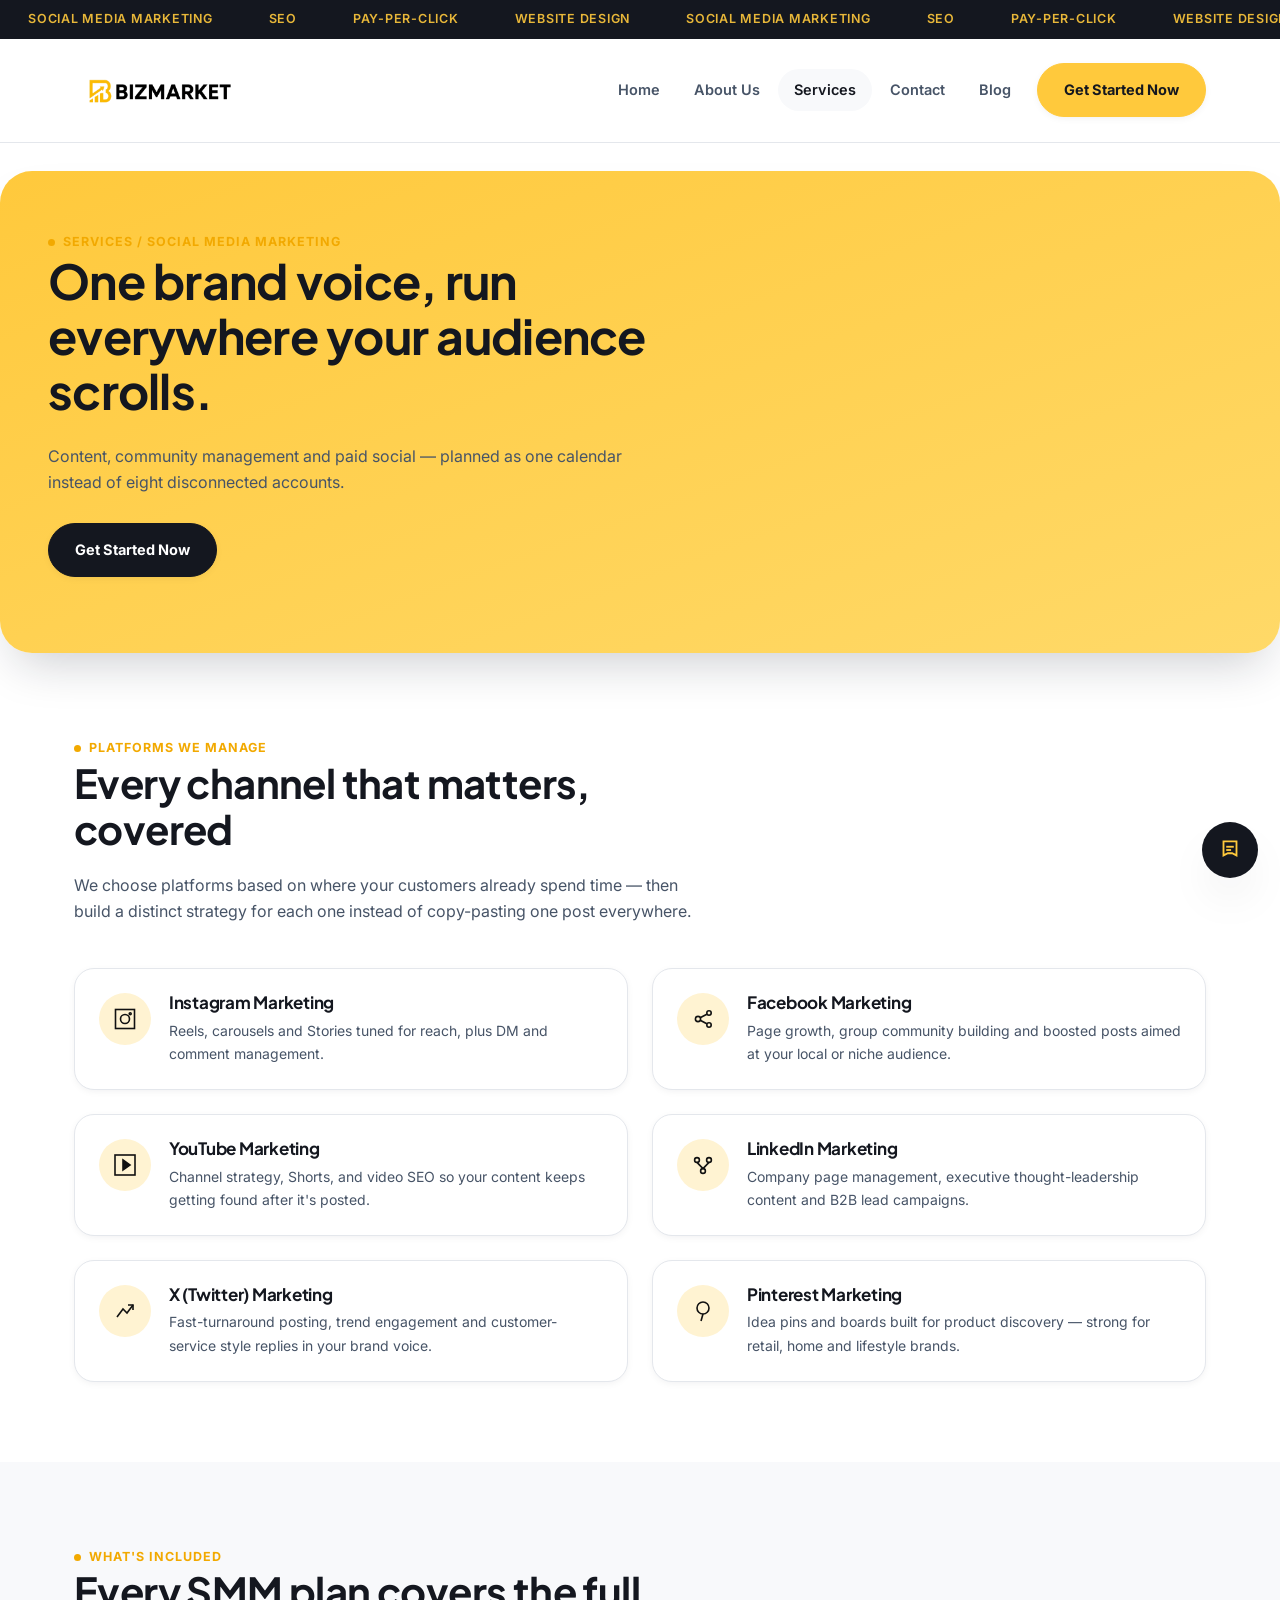
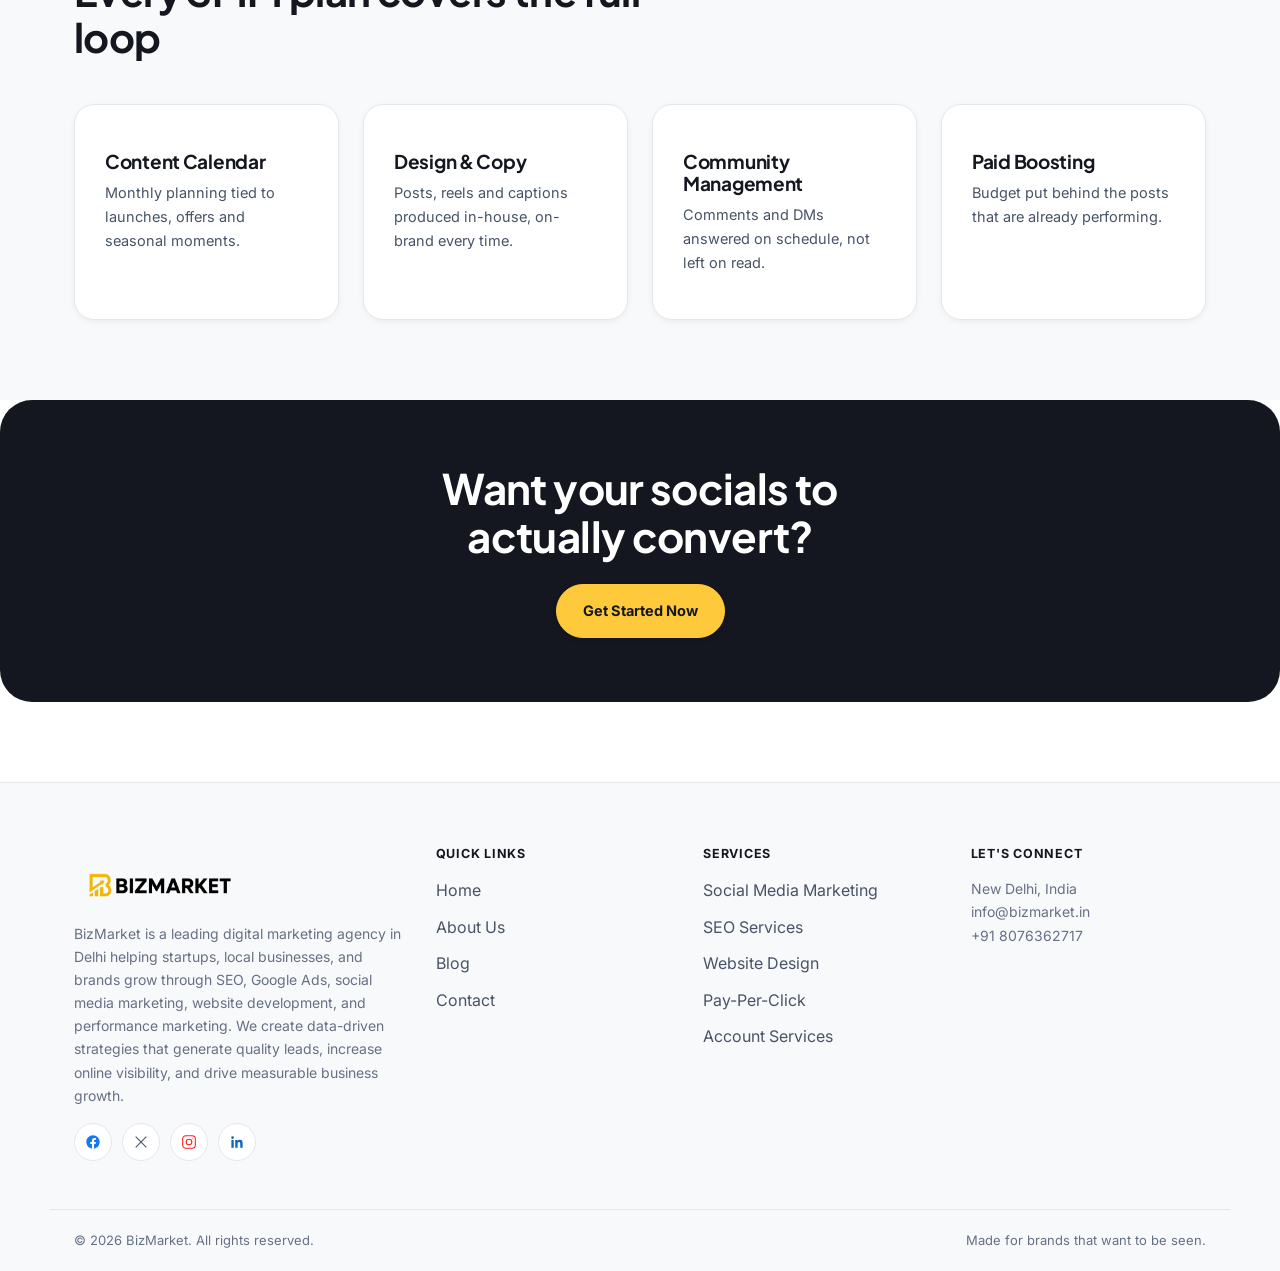
<file: smm.html>
<!doctype html>
<html lang="en">
  <head>
    <meta charset="UTF-8" />
    <meta name="viewport" content="width=device-width, initial-scale=1.0" />
    <title>Social Media Marketing | BizMarket</title>
    <meta
      name="description"
      content="Social media marketing across Instagram, Facebook, YouTube, LinkedIn, X, Pinterest, and Snapchat."
    />
    <link rel="stylesheet" href="style.css" />
   
    <link
      rel="icon"
      type="image/png"
      href="assets/favicon-96x96.png"
      sizes="96x96"
    />
    <link rel="icon" type="image/svg+xml" href="assets/favicon.svg" />
    <link rel="shortcut icon" href="assets/favicon.ico" />
    <link
      rel="apple-touch-icon"
      sizes="180x180"
      href="assets/apple-touch-icon.png"
    />
    <meta name="apple-mobile-web-app-title" content="BizMarket" />
    <link rel="manifest" href="assets/site.webmanifest" />
  </head>
  <body>
    <header class="site-header">
      <div class="ticker" aria-hidden="true">
        <div class="ticker-track">
          <span>SOCIAL MEDIA MARKETING</span><span>SEO</span
          ><span>PAY-PER-CLICK</span><span>WEBSITE DESIGN</span>
          <span>SOCIAL MEDIA MARKETING</span><span>SEO</span
          ><span>PAY-PER-CLICK</span><span>WEBSITE DESIGN</span>
          <span>SOCIAL MEDIA MARKETING</span><span>SEO</span
          ><span>PAY-PER-CLICK</span><span>WEBSITE DESIGN</span>
        </div>
      </div>
      <nav class="nav-row">
        <a href="index.html" class="logo"
          ><img src="assets/logo.png" alt="BizMarket" class="logo-img"
        /></a>
        <ul class="nav-main">
          <li><a href="index.html" class="nav-link">Home</a></li>
          <li><a href="about.html" class="nav-link">About Us</a></li>
          <li class="has-dropdown">
            <a href="#" class="nav-link active">Services</a>
            <ul class="dropdown">
              <li>
                <a href="smm.html"
                  ><span class="hazard-tag"></span>Social Media Marketing</a
                >
              </li>
              <li>
                <a href="seo.html"
                  ><span class="hazard-tag"></span>SEO Services</a
                >
              </li>
              <li>
                <a href="web-design.html"
                  ><span class="hazard-tag"></span>Website Design</a
                >
              </li>
              <li>
                <a href="ppc.html"
                  ><span class="hazard-tag"></span>Pay-Per-Click</a
                >
              </li>
              <li>
                <a href="account-services.html"
                  ><span class="hazard-tag"></span>Account Services</a
                >
              </li>
            </ul>
          </li>
          <li><a href="contact.html" class="nav-link">Contact</a></li>
          <li><a href="blog.html" class="nav-link">Blog</a></li>
          <li class="nav-cta">
            <a href="contact.html" class="btn btn-primary">Get Started Now</a>
          </li>
        </ul>
        <button
          class="nav-toggle"
          aria-label="Toggle menu"
          aria-expanded="false"
        >
          <span></span>
        </button>
      </nav>
    </header>

    <section class="page-hero">
      <div class="container">
        <div class="eyebrow">Services / Social Media Marketing</div>
        <h1>One brand voice, run everywhere your audience scrolls.</h1>
        <p class="lede">
          Content, community management and paid social — planned as one
          calendar instead of eight disconnected accounts.
        </p>
        <div class="hero-actions">
          <a href="contact.html" class="btn btn-dark">Get Started Now</a>
        </div>
      </div>
      <div class="torn-edge" aria-hidden="true">
        <svg viewBox="0 0 1200 40" preserveAspectRatio="none">
          <path
            fill="#FFFFFF"
            d="M0,40 L0,10 L40,25 L80,5 L120,22 L160,8 L200,28 L240,4 L280,20 L320,9 L360,26 L400,6 L440,24 L480,10 L520,30 L560,5 L600,22 L640,8 L680,27 L720,4 L760,21 L800,9 L840,25 L880,6 L920,23 L960,10 L1000,28 L1040,5 L1080,22 L1120,8 L1160,26 L1200,10 L1200,40 Z"
          />
        </svg>
      </div>
    </section>

    <section>
      <div class="container">
        <div class="section-head">
          <div class="eyebrow">Platforms We Manage</div>
          <h2>Every channel that matters, covered</h2>
          <p>
            We choose platforms based on where your customers already spend time
            — then build a distinct strategy for each one instead of
            copy-pasting one post everywhere.
          </p>
        </div>
        <div class="grid grid-2">
          <div class="channel">
            <div class="icon-badge">
              <svg
                viewBox="0 0 24 24"
                fill="none"
                stroke="#111"
                stroke-width="1.6"
              >
                <rect x="2.5" y="2.5" width="19" height="19" />
                <circle cx="12" cy="12" r="4.5" />
                <circle cx="17.2" cy="6.8" r="1" />
              </svg>
            </div>
            <div>
              <h3>Instagram Marketing</h3>
              <p>
                Reels, carousels and Stories tuned for reach, plus DM and
                comment management.
              </p>
            </div>
          </div>
          <div class="channel">
            <div class="icon-badge">
              <svg
                viewBox="0 0 24 24"
                fill="none"
                stroke="#111"
                stroke-width="1.6"
              >
                <circle cx="7" cy="12" r="2.6" />
                <circle cx="18" cy="6" r="2.2" />
                <circle cx="18" cy="18" r="2.2" />
                <line x1="9.2" y1="10.8" x2="15.8" y2="7.2" />
                <line x1="9.2" y1="13.2" x2="15.8" y2="16.8" />
              </svg>
            </div>
            <div>
              <h3>Facebook Marketing</h3>
              <p>
                Page growth, group community building and boosted posts aimed at
                your local or niche audience.
              </p>
            </div>
          </div>
          <div class="channel">
            <div class="icon-badge">
              <svg
                viewBox="0 0 24 24"
                fill="none"
                stroke="#111"
                stroke-width="1.6"
              >
                <rect x="2" y="2" width="20" height="20" fill="none" />
                <polygon points="10,7 17,12 10,17" fill="#111" />
              </svg>
            </div>
            <div>
              <h3>YouTube Marketing</h3>
              <p>
                Channel strategy, Shorts, and video SEO so your content keeps
                getting found after it's posted.
              </p>
            </div>
          </div>
          <div class="channel">
            <div class="icon-badge">
              <svg
                viewBox="0 0 24 24"
                fill="none"
                stroke="#111"
                stroke-width="1.6"
              >
                <circle cx="6" cy="7" r="2.4" />
                <circle cx="18" cy="7" r="2.4" />
                <circle cx="12" cy="18" r="2.4" />
                <line x1="6" y1="9.4" x2="12" y2="15.6" />
                <line x1="18" y1="9.4" x2="12" y2="15.6" />
              </svg>
            </div>
            <div>
              <h3>LinkedIn Marketing</h3>
              <p>
                Company page management, executive thought-leadership content
                and B2B lead campaigns.
              </p>
            </div>
          </div>
          <div class="channel">
            <div class="icon-badge">
              <svg
                viewBox="0 0 24 24"
                fill="none"
                stroke="#111"
                stroke-width="1.6"
              >
                <path d="M4 18 L10 10 L14 14 L20 6" />
                <path d="M15 6 h5 v5" />
              </svg>
            </div>
            <div>
              <h3>X (Twitter) Marketing</h3>
              <p>
                Fast-turnaround posting, trend engagement and customer-service
                style replies in your brand voice.
              </p>
            </div>
          </div>
          <div class="channel">
            <div class="icon-badge">
              <svg
                viewBox="0 0 24 24"
                fill="none"
                stroke="#111"
                stroke-width="1.6"
              >
                <circle cx="12" cy="9" r="6" />
                <line x1="12" y1="15" x2="10" y2="22" />
              </svg>
            </div>
            <div>
              <h3>Pinterest Marketing</h3>
              <p>
                Idea pins and boards built for product discovery — strong for
                retail, home and lifestyle brands.
              </p>
            </div>
          </div>

          
          </div>
        </div>
      </div>
    </section>

    <section class="bg-cream">
      <div class="container">
        <div class="section-head">
          <div class="eyebrow">What's Included</div>
          <h2>Every SMM plan covers the full loop</h2>
        </div>
        <div class="grid grid-4">
          <div class="card">
            <h3>Content Calendar</h3>
            <p>
              Monthly planning tied to launches, offers and seasonal moments.
            </p>
          </div>
          <div class="card">
            <h3>Design & Copy</h3>
            <p>
              Posts, reels and captions produced in-house, on-brand every time.
            </p>
          </div>
          <div class="card">
            <h3>Community Management</h3>
            <p>Comments and DMs answered on schedule, not left on read.</p>
          </div>
          <div class="card">
            <h3>Paid Boosting</h3>
            <p>Budget put behind the posts that are already performing.</p>
          </div>
        </div>
      </div>
    </section>

    <section class="cta-band">
      <div class="container">
        <h2>Want your socials to actually convert?</h2>
        <a href="contact.html" class="btn btn-primary">Get Started Now</a>
      </div>
    </section>

    <footer class="site-footer">
      <div class="container footer-grid">
        <div>
          <!-- <div class="footer-logo">BIZMARKET</div> -->
          <a href="index.html" class="logo"
            ><img src="assets/logo.png" alt="BizMarket" class="logo-img"
          /></a>
          <p>
            BizMarket is a leading digital marketing agency in Delhi helping
            startups, local businesses, and brands grow through SEO, Google Ads,
            social media marketing, website development, and performance
            marketing. We create data-driven strategies that generate quality
            leads, increase online visibility, and drive measurable business
            growth.
          </p>
          <div class="social-row" aria-label="Social links">
           <a href="#" aria-label="Facebook">
              <svg viewBox="0 0 24 24" width="24" height="24" fill="#1877F2">
                <path
                  d="M22 12.06C22 6.505 17.523 2 12 2S2 6.505 2 12.06c0 5.02 3.657 9.184 8.438 9.94v-7.03H7.898v-2.91h2.54V9.845c0-2.506 1.492-3.89 3.777-3.89 1.094 0 2.238.195 2.238.195v2.459h-1.26c-1.243 0-1.63.771-1.63 1.562v1.875h2.773l-.443 2.91h-2.33V22c4.78-.756 8.437-4.92 8.437-9.94z"
                />
              </svg>
            </a>
            <a href="#" aria-label="X / Twitter">
              <svg
                viewBox="0 0 24 24"
                fill="none"
                stroke="#FFC93C"
                stroke-width="1.6"
              >
                <line x1="4" y1="4" x2="20" y2="20" />
                <line x1="20" y1="4" x2="4" y2="20" />
              </svg>
            </a>

            <a href="#" aria-label="Instagram">
              <svg
                viewBox="0 0 24 24"
                fill="none"
                stroke="#FD1D1D"
                stroke-width="1.6"
              >
                <rect x="2.5" y="2.5" width="19" height="19" rx="5" ry="5" />
                <circle cx="12" cy="12" r="4.2" />
                <circle
                  cx="17.3"
                  cy="6.7"
                  r="0.6"
                  fill="#FD1D1D"
                  stroke="none"
                />
              </svg>
            </a>
            <a href="#" aria-label="LinkedIn">
              <svg viewBox="0 0 24 24" width="24" height="24" fill="#0a66c2">
                <path
                  d="M20.447 20.452h-3.554v-5.569c0-1.328-.027-3.037-1.852-3.037-1.853 0-2.136 1.446-2.136 2.939v5.667H9.351V9h3.414v1.561h.046c.477-.9 1.637-1.85 3.37-1.85 3.601 0 4.267 2.37 4.267 5.455v6.286zM5.337 7.433a2.062 2.062 0 1 1 0-4.124 2.062 2.062 0 0 1 0 4.124zM7.119 20.452H3.554V9h3.565v11.452z"
                />
              </svg>
            </a>
          </div>
        </div>
        <div>
          <h4>Quick Links</h4>
          <ul>
            <li><a href="index.html">Home</a></li>
            <li><a href="about.html">About Us</a></li>
            <li><a href="blog.html">Blog</a></li>
            <li><a href="contact.html">Contact</a></li>
          </ul>
        </div>
        <div>
          <h4>Services</h4>
          <ul>
            <li><a href="smm.html">Social Media Marketing</a></li>
            <li><a href="seo.html">SEO Services</a></li>
            <li><a href="web-design.html">Website Design</a></li>
            <li><a href="ppc.html">Pay-Per-Click</a></li>
            <li><a href="account-services.html">Account Services</a></li>
          </ul>
        </div>
        <div>
          <h4>Let's Connect</h4>
          <p>New Delhi, India<br />info@bizmarket.in<br />+91 8076362717</p>
        </div>
      </div>
      <div class="container footer-bottom">
        <span>© <span id="year"></span> BizMarket. All rights reserved.</span>
        <span>Made for brands that want to be seen.</span>
      </div>
    </footer>

    <a
      class="wa-float"
      href="https://wa.me/918076362717"
      aria-label="Chat on WhatsApp"
      target="_blank"
      rel="noopener"
    >
      <svg viewBox="0 0 24 24" fill="none" stroke="#FFC93C" stroke-width="1.7">
        <path d="M6 4 h12 v13 l-4-2 h-4 l-4 2 z" />
        <line x1="8.5" y1="9" x2="15.5" y2="9" />
        <line x1="8.5" y1="12" x2="13" y2="12" />
      </svg>
    </a>

    <script src="main.js"></script>
  </body>
</html>
</file>
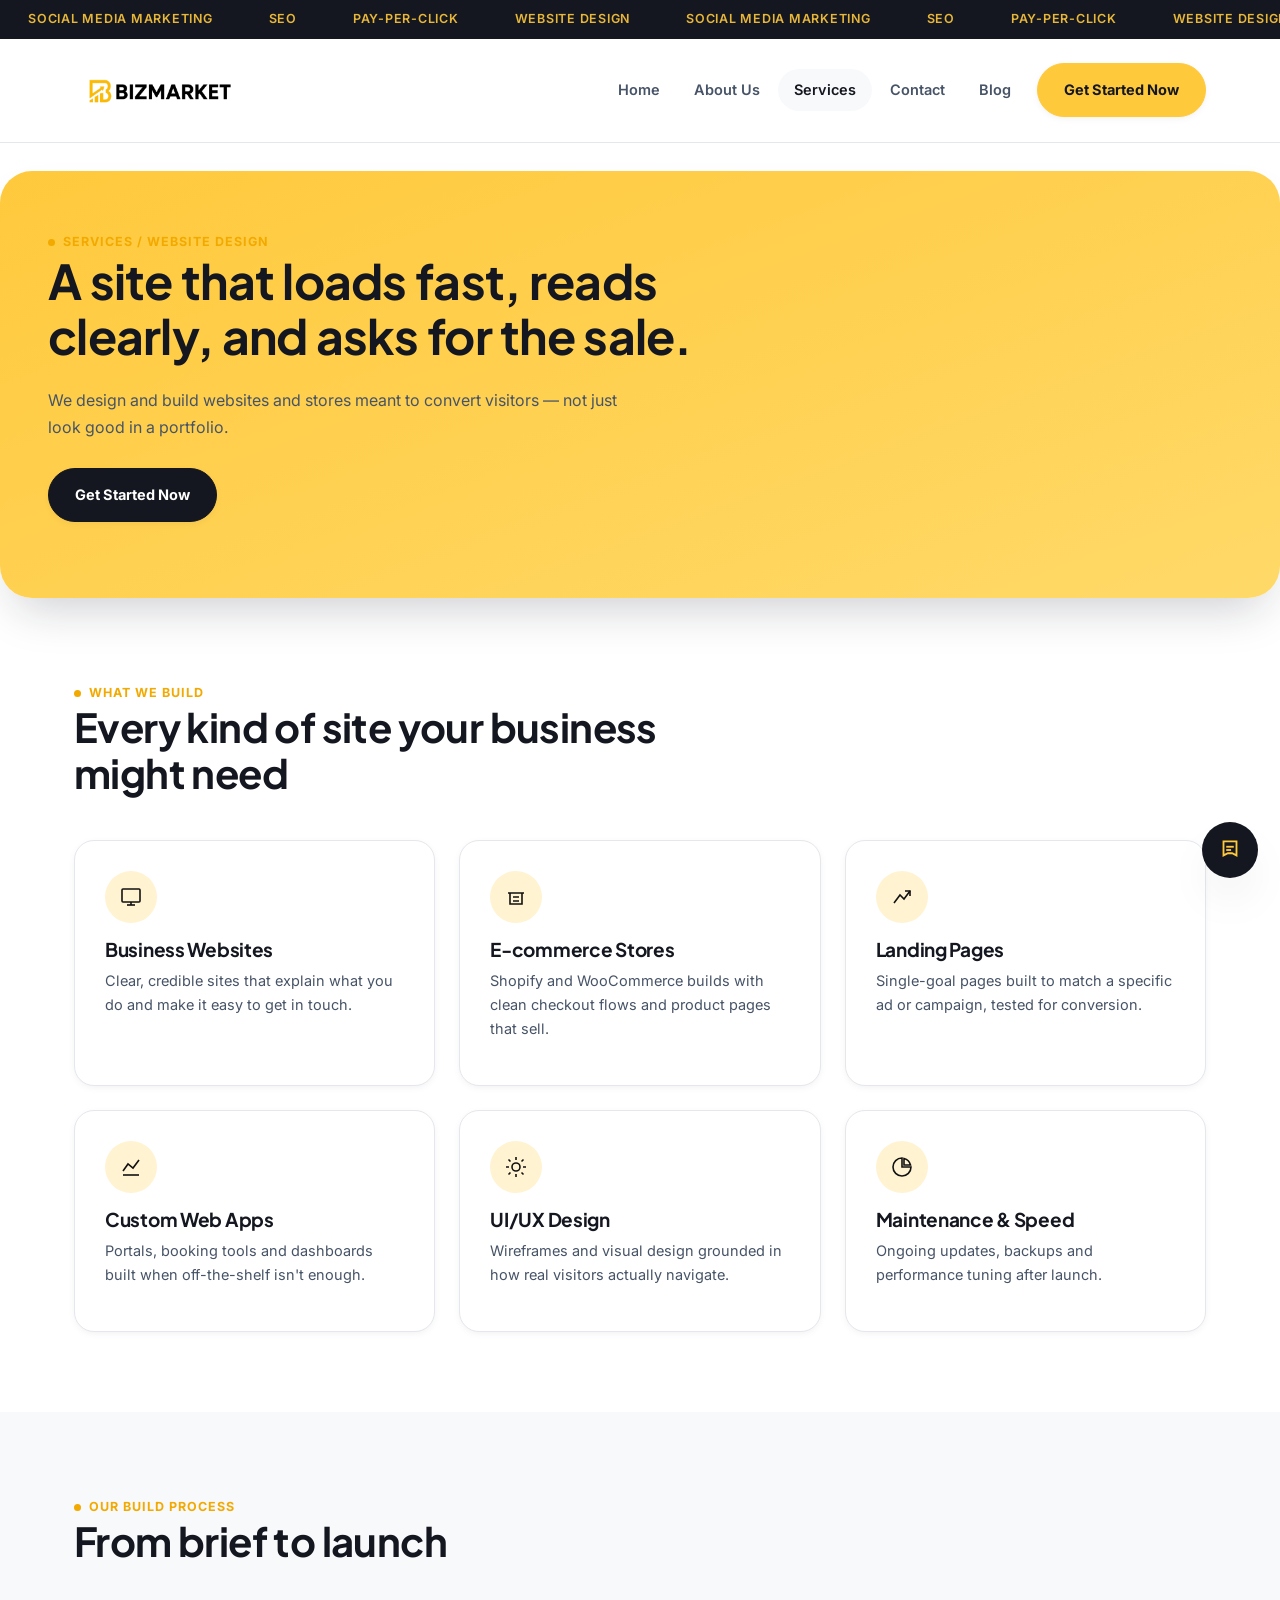
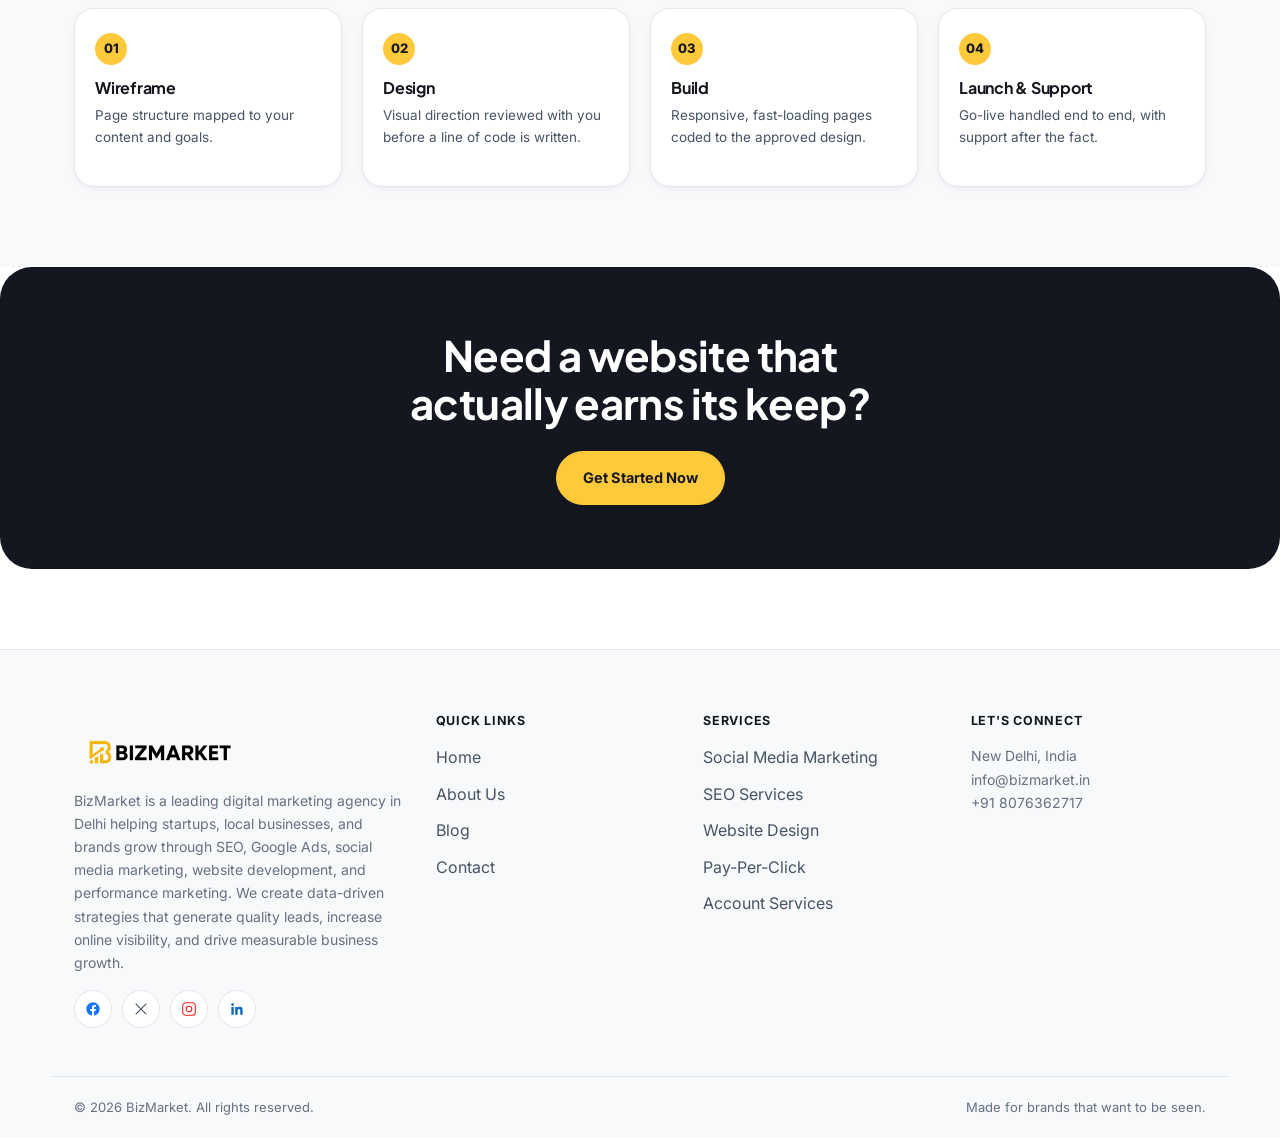
<file: web-design.html>
<!doctype html>
<html lang="en">
  <head>
    <meta charset="UTF-8" />
    <meta name="viewport" content="width=device-width, initial-scale=1.0" />
    <title>Website Design | BizMarket</title>
    <meta
      name="description"
      content="Business websites, e-commerce stores, landing pages and custom web apps designed and built by BizMarket."
    />
    <link rel="stylesheet" href="style.css" />

    <link
      rel="icon"
      type="image/png"
      href="assets/favicon-96x96.png"
      sizes="96x96"
    />
    <link rel="icon" type="image/svg+xml" href="assets/favicon.svg" />
    <link rel="shortcut icon" href="assets/favicon.ico" />
    <link
      rel="apple-touch-icon"
      sizes="180x180"
      href="assets/apple-touch-icon.png"
    />
    <meta name="apple-mobile-web-app-title" content="BizMarket" />
    <link rel="manifest" href="assets/site.webmanifest" />
  </head>
  <body>
    <header class="site-header">
      <div class="ticker" aria-hidden="true">
        <div class="ticker-track">
          <span>SOCIAL MEDIA MARKETING</span><span>SEO</span
          ><span>PAY-PER-CLICK</span><span>WEBSITE DESIGN</span>
          <span>SOCIAL MEDIA MARKETING</span><span>SEO</span
          ><span>PAY-PER-CLICK</span><span>WEBSITE DESIGN</span>
          <span>SOCIAL MEDIA MARKETING</span><span>SEO</span
          ><span>PAY-PER-CLICK</span><span>WEBSITE DESIGN</span>
        </div>
      </div>
      <nav class="nav-row">
        <a href="index.html" class="logo"
          ><img src="assets/logo.png" alt="BizMarket" class="logo-img"
        /></a>
        <ul class="nav-main">
          <li><a href="index.html" class="nav-link">Home</a></li>
          <li><a href="about.html" class="nav-link">About Us</a></li>
          <li class="has-dropdown">
            <a href="#" class="nav-link active">Services</a>
            <ul class="dropdown">
              <li>
                <a href="smm.html"
                  ><span class="hazard-tag"></span>Social Media Marketing</a
                >
              </li>
              <li>
                <a href="seo.html"
                  ><span class="hazard-tag"></span>SEO Services</a
                >
              </li>
              <li>
                <a href="web-design.html"
                  ><span class="hazard-tag"></span>Website Design</a
                >
              </li>
              <li>
                <a href="ppc.html"
                  ><span class="hazard-tag"></span>Pay-Per-Click</a
                >
              </li>
              <li>
                <a href="account-services.html"
                  ><span class="hazard-tag"></span>Account Services</a
                >
              </li>
            </ul>
          </li>
          <li><a href="contact.html" class="nav-link">Contact</a></li>
          <li><a href="blog.html" class="nav-link">Blog</a></li>
          <li class="nav-cta">
            <a href="contact.html" class="btn btn-primary">Get Started Now</a>
          </li>
        </ul>
        <button
          class="nav-toggle"
          aria-label="Toggle menu"
          aria-expanded="false"
        >
          <span></span>
        </button>
      </nav>
    </header>

    <section class="page-hero">
      <div class="container">
        <div class="eyebrow">Services / Website Design</div>
        <h1>A site that loads fast, reads clearly, and asks for the sale.</h1>
        <p class="lede">
          We design and build websites and stores meant to convert visitors —
          not just look good in a portfolio.
        </p>
        <div class="hero-actions">
          <a href="contact.html" class="btn btn-dark">Get Started Now</a>
        </div>
      </div>
      <div class="torn-edge" aria-hidden="true">
        <svg viewBox="0 0 1200 40" preserveAspectRatio="none">
          <path
            fill="#FFFFFF"
            d="M0,40 L0,10 L40,25 L80,5 L120,22 L160,8 L200,28 L240,4 L280,20 L320,9 L360,26 L400,6 L440,24 L480,10 L520,30 L560,5 L600,22 L640,8 L680,27 L720,4 L760,21 L800,9 L840,25 L880,6 L920,23 L960,10 L1000,28 L1040,5 L1080,22 L1120,8 L1160,26 L1200,10 L1200,40 Z"
          />
        </svg>
      </div>
    </section>

    <section>
      <div class="container">
        <div class="section-head">
          <div class="eyebrow">What We Build</div>
          <h2>Every kind of site your business might need</h2>
        </div>
        <div class="grid grid-3">
          <div class="card">
            <div class="icon-badge">
              <svg
                viewBox="0 0 24 24"
                fill="none"
                stroke="#111"
                stroke-width="1.6"
              >
                <rect x="3" y="4" width="18" height="13" rx="1" />
                <line x1="8" y1="20" x2="16" y2="20" />
                <line x1="12" y1="17" x2="12" y2="20" />
              </svg>
            </div>
            <h3>Business Websites</h3>
            <p>
              Clear, credible sites that explain what you do and make it easy to
              get in touch.
            </p>
          </div>
          <div class="card">
            <div class="icon-badge">
              <svg
                viewBox="0 0 24 24"
                fill="none"
                stroke="#111"
                stroke-width="1.6"
              >
                <path d="M4 8 h16 M6 8 v11 h12 v-11" />
                <path d="M9 12 h6 M9 16 h6" />
              </svg>
            </div>
            <h3>E-commerce Stores</h3>
            <p>
              Shopify and WooCommerce builds with clean checkout flows and
              product pages that sell.
            </p>
          </div>
          <div class="card">
            <div class="icon-badge">
              <svg
                viewBox="0 0 24 24"
                fill="none"
                stroke="#111"
                stroke-width="1.6"
              >
                <path d="M4 18 L10 10 L14 14 L20 6" />
                <path d="M15 6 h5 v5" />
              </svg>
            </div>
            <h3>Landing Pages</h3>
            <p>
              Single-goal pages built to match a specific ad or campaign, tested
              for conversion.
            </p>
          </div>
          <div class="card">
            <div class="icon-badge">
              <svg
                viewBox="0 0 24 24"
                fill="none"
                stroke="#111"
                stroke-width="1.6"
              >
                <polyline points="4,16 9,9 14,13 20,5" />
                <polyline points="4,20 20,20" />
              </svg>
            </div>
            <h3>Custom Web Apps</h3>
            <p>
              Portals, booking tools and dashboards built when off-the-shelf
              isn't enough.
            </p>
          </div>
          <div class="card">
            <div class="icon-badge">
              <svg
                viewBox="0 0 24 24"
                fill="none"
                stroke="#111"
                stroke-width="1.6"
              >
                <circle cx="12" cy="12" r="4" />
                <path
                  d="M12 2 v3 M12 19 v3 M2 12 h3 M19 12 h3 M4.5 4.5 l2 2 M17.5 17.5 l2 2 M4.5 19.5 l2 -2 M17.5 6.5 l2 -2"
                />
              </svg>
            </div>
            <h3>UI/UX Design</h3>
            <p>
              Wireframes and visual design grounded in how real visitors
              actually navigate.
            </p>
          </div>
          <div class="card">
            <div class="icon-badge">
              <svg
                viewBox="0 0 24 24"
                fill="none"
                stroke="#111"
                stroke-width="1.6"
              >
                <path d="M12 3 a9 9 0 1 0 9 9 h-9 z" />
                <path d="M14 3.5 a9 9 0 0 1 6.5 6.5 h-6.5 z" />
              </svg>
            </div>
            <h3>Maintenance & Speed</h3>
            <p>Ongoing updates, backups and performance tuning after launch.</p>
          </div>
        </div>
      </div>
    </section>

    <section class="bg-cream">
      <div class="container">
        <div class="section-head">
          <div class="eyebrow">Our Build Process</div>
          <h2>From brief to launch</h2>
        </div>
        <div class="process">
          <div class="step">
            <span class="step-num">01</span>
            <h3>Wireframe</h3>
            <p>Page structure mapped to your content and goals.</p>
          </div>
          <div class="step">
            <span class="step-num">02</span>
            <h3>Design</h3>
            <p>
              Visual direction reviewed with you before a line of code is
              written.
            </p>
          </div>
          <div class="step">
            <span class="step-num">03</span>
            <h3>Build</h3>
            <p>Responsive, fast-loading pages coded to the approved design.</p>
          </div>
          <div class="step">
            <span class="step-num">04</span>
            <h3>Launch & Support</h3>
            <p>Go-live handled end to end, with support after the fact.</p>
          </div>
        </div>
      </div>
    </section>

    <section class="cta-band">
      <div class="container">
        <h2>Need a website that actually earns its keep?</h2>
        <a href="contact.html" class="btn btn-primary">Get Started Now</a>
      </div>
    </section>

    <footer class="site-footer">
      <div class="container footer-grid">
        <div>
          <!-- <div class="footer-logo">BIZMARKET</div> -->
          <a href="index.html" class="logo"
            ><img src="assets/logo.png" alt="BizMarket" class="logo-img"
          /></a>
          <p>
            BizMarket is a leading digital marketing agency in Delhi helping
            startups, local businesses, and brands grow through SEO, Google Ads,
            social media marketing, website development, and performance
            marketing. We create data-driven strategies that generate quality
            leads, increase online visibility, and drive measurable business
            growth.
          </p>
          <div class="social-row" aria-label="Social links">
            <a href="#" aria-label="Facebook">
              <svg viewBox="0 0 24 24" width="24" height="24" fill="#1877F2">
                <path
                  d="M22 12.06C22 6.505 17.523 2 12 2S2 6.505 2 12.06c0 5.02 3.657 9.184 8.438 9.94v-7.03H7.898v-2.91h2.54V9.845c0-2.506 1.492-3.89 3.777-3.89 1.094 0 2.238.195 2.238.195v2.459h-1.26c-1.243 0-1.63.771-1.63 1.562v1.875h2.773l-.443 2.91h-2.33V22c4.78-.756 8.437-4.92 8.437-9.94z"
                />
              </svg>
            </a>
            <a href="#" aria-label="X / Twitter">
              <svg
                viewBox="0 0 24 24"
                fill="none"
                stroke="#FFC93C"
                stroke-width="1.6"
              >
                <line x1="4" y1="4" x2="20" y2="20" />
                <line x1="20" y1="4" x2="4" y2="20" />
              </svg>
            </a>

            <a href="#" aria-label="Instagram">
              <svg
                viewBox="0 0 24 24"
                fill="none"
                stroke="#FD1D1D"
                stroke-width="1.6"
              >
                <rect x="2.5" y="2.5" width="19" height="19" rx="5" ry="5" />
                <circle cx="12" cy="12" r="4.2" />
                <circle
                  cx="17.3"
                  cy="6.7"
                  r="0.6"
                  fill="#FD1D1D"
                  stroke="none"
                />
              </svg>
            </a>
            <a href="#" aria-label="LinkedIn">
              <svg viewBox="0 0 24 24" width="24" height="24" fill="#0a66c2">
                <path
                  d="M20.447 20.452h-3.554v-5.569c0-1.328-.027-3.037-1.852-3.037-1.853 0-2.136 1.446-2.136 2.939v5.667H9.351V9h3.414v1.561h.046c.477-.9 1.637-1.85 3.37-1.85 3.601 0 4.267 2.37 4.267 5.455v6.286zM5.337 7.433a2.062 2.062 0 1 1 0-4.124 2.062 2.062 0 0 1 0 4.124zM7.119 20.452H3.554V9h3.565v11.452z"
                />
              </svg>
            </a>
          </div>
        </div>
        <div>
          <h4>Quick Links</h4>
          <ul>
            <li><a href="index.html">Home</a></li>
            <li><a href="about.html">About Us</a></li>
            <li><a href="blog.html">Blog</a></li>
            <li><a href="contact.html">Contact</a></li>
          </ul>
        </div>
        <div>
          <h4>Services</h4>
          <ul>
            <li><a href="smm.html">Social Media Marketing</a></li>
            <li><a href="seo.html">SEO Services</a></li>
            <li><a href="web-design.html">Website Design</a></li>
            <li><a href="ppc.html">Pay-Per-Click</a></li>
            <li><a href="account-services.html">Account Services</a></li>
          </ul>
        </div>
        <div>
          <h4>Let's Connect</h4>
          <p>New Delhi, India<br />info@bizmarket.in<br />+91 8076362717</p>
        </div>
      </div>
      <div class="container footer-bottom">
        <span>© <span id="year"></span> BizMarket. All rights reserved.</span>
        <span>Made for brands that want to be seen.</span>
      </div>
    </footer>

    <a
      class="wa-float"
      href="https://wa.me/918076362717"
      aria-label="Chat on WhatsApp"
      target="_blank"
      rel="noopener"
    >
      <svg viewBox="0 0 24 24" fill="none" stroke="#FFC93C" stroke-width="1.7">
        <path d="M6 4 h12 v13 l-4-2 h-4 l-4 2 z" />
        <line x1="8.5" y1="9" x2="15.5" y2="9" />
        <line x1="8.5" y1="12" x2="13" y2="12" />
      </svg>
    </a>

    <script src="main.js"></script>
  </body>
</html>
</file>
<file: style.css>
/* ============================================================
   BIZMARKET — design tokens (corporate SaaS pass)
   Palette: brand amber/gold + near-black ink + soft neutrals
   Type: Plus Jakarta Sans (display) / Inter (body + utility)
   Convention: rounded corners, layered soft shadows, icon-in-circle,
   boxed "card" hero — the standard modern SaaS marketing-site language.
   ============================================================ */

@import url('https://fonts.googleapis.com/css2?family=Plus+Jakarta+Sans:wght@500;600;700;800&family=Inter:wght@400;500;600;700&display=swap');

:root{
  --ink:        #14171F;
  --ink-soft:   #475467;
  --paper:      #FFFFFF;
  --cream:      #F8F9FB;
  --amber:      #FFC93C;
  --amber-deep: #F2A900;
  --grey:       #667085;
  --grey-line:  #E4E7EC;

  --font-display: 'Plus Jakarta Sans', sans-serif;
  --font-body: 'Inter', sans-serif;
  --font-mono: 'Inter', sans-serif; /* kept as a var for compatibility; mapped to sans for a cleaner SaaS feel */

  --radius: 20px;
  --radius-sm: 12px;
  --radius-pill: 999px;
  --shadow-sm: 0 2px 8px -2px rgba(16,24,40,.08);
  --shadow-md: 0 12px 28px -10px rgba(16,24,40,.16), 0 2px 6px -2px rgba(16,24,40,.06);
  --shadow-lg: 0 24px 48px -16px rgba(16,24,40,.22);
  --hard-shadow: var(--shadow-md);       /* legacy var name, softened */
  --hard-shadow-sm: var(--shadow-sm);    /* legacy var name, softened */
  --container: 1180px;
}

*,*::before,*::after{ box-sizing:border-box; }
html{ scroll-behavior:smooth; }
body{
  margin:0;
  font-family: var(--font-body);
  color: var(--ink);
  background: var(--paper);
  line-height:1.65;
  -webkit-font-smoothing:antialiased;
}
img{ max-width:100%; display:block; }
a{ color:inherit; text-decoration:none; }
ul{ list-style:none; margin:0; padding:0; }
h1,h2,h3,h4{
  font-family: var(--font-display);
  font-weight:700;
  line-height:1.15;
  margin:0 0 .5em;
  letter-spacing:-0.015em;
}
p{ margin:0 0 1em; color: var(--ink-soft); }
.container{ max-width: var(--container); margin:0 auto; padding:0 24px; }

:focus-visible{ outline:3px solid var(--amber-deep); outline-offset:2px; border-radius:4px; }

@media (prefers-reduced-motion: reduce){
  *{ animation-duration:0.001ms !important; animation-iteration-count:1 !important; transition-duration:0.001ms !important; scroll-behavior:auto !important; }
}

.logo-img{ height:75px; width:auto; display:block; mix-blend-mode: multiply; }
/* ---------- eyebrow / small label ---------- */
.eyebrow{
  font-family: var(--font-body);
  font-weight:700;
  font-size:12.5px;
  letter-spacing:.08em;
  text-transform:uppercase;
  color: var(--amber-deep);
  display:inline-flex;
  align-items:center;
  gap:8px;
}
.eyebrow::before{
  content:"";
  width:7px; height:7px;
  border-radius:50%;
  background: var(--amber-deep);
}
.eyebrow.on-dark{ color: var(--amber); }
.eyebrow.on-dark::before{ background:var(--amber); }

/* ---------- legacy hazard-stripe → soft accent dot ---------- */
.hazard{
  height:6px;
  width:100%;
  border-radius: var(--radius-pill);
  background: linear-gradient(90deg, var(--amber) 0%, var(--amber-deep) 100%);
}
.hazard-tag{
  display:inline-block;
  width:9px; height:9px;
  border-radius:50%;
  background: var(--amber-deep);
  margin-right:12px;
  vertical-align:middle;
}

/* ---------- buttons ---------- */
.btn{
  font-family:var(--font-body);
  font-weight:700;
  font-size:14.5px;
  letter-spacing:0;
  text-transform:none;
  display:inline-flex;
  align-items:center;
  gap:10px;
  padding:14px 26px;
  border:1px solid var(--grey-line);
  border-radius: var(--radius-pill);
  background:var(--paper);
  color:var(--ink);
  cursor:pointer;
  box-shadow: var(--shadow-sm);
  transition: transform .18s ease, box-shadow .18s ease, background .18s ease;
}
.btn:hover{ transform:translateY(-2px); box-shadow: var(--shadow-md); }
.btn:active{ transform:translateY(0); box-shadow: var(--shadow-sm); }
.btn-primary{ background:var(--amber); border-color:var(--amber); }
.btn-primary:hover{ background:var(--amber-deep); border-color:var(--amber-deep); }
.btn-dark{ background:var(--ink); color:var(--paper); border-color:var(--ink); }
.btn-dark:hover{ background:#22262f; }
.btn-ghost{ background:rgba(255,255,255,.08); border-color:rgba(255,255,255,.35); color:var(--paper); box-shadow:none; backdrop-filter: blur(4px); }
.btn-ghost:hover{ background:rgba(255,255,255,.16); }

/* ============================================================
   HEADER / NAV
   ============================================================ */
.site-header{
  position:sticky; top:0; z-index:100;
  background: rgba(255,255,255,.85);
  backdrop-filter: blur(10px);
  border-bottom:1px solid var(--grey-line);
}
.nav-row{
  display:flex; align-items:center; justify-content:space-between;
  padding:14px 24px;
  max-width: var(--container);
  margin:0 auto;
}
.logo{
  font-family:var(--font-display);
  font-weight:800;
  font-size:22px;
  display:flex; align-items:center;
  color:var(--ink);
}
.logo .sq{
  width:14px;height:14px;background:var(--amber);border-radius:5px;
  display:inline-block;margin-right:9px;
}
.nav-main{
  display:flex; align-items:center; gap:2px;
}
.nav-main > li{ position:relative; }
.nav-link{
  display:block;
  padding:9px 16px;
  font-family:var(--font-body);
  font-size:14.5px;
  font-weight:600;
  letter-spacing:0;
  text-transform:none;
  color:var(--ink-soft);
  border-radius: var(--radius-pill);
  border-bottom:none;
  transition: background .15s ease, color .15s ease;
}
.nav-link:hover, .nav-link.active{ background:var(--cream); color:var(--ink); border-bottom:none; }
.has-dropdown > .nav-link::after{ content:" "; font-size:13px; }

.dropdown{
  position:absolute; top:calc(100% + 8px); left:0;
  min-width:250px;
  background:var(--paper);
  border:1px solid var(--grey-line);
  border-radius: var(--radius);
  box-shadow: var(--shadow-lg);
  padding:8px;
  opacity:0; visibility:hidden; transform:translateY(6px);
  transition: opacity .18s ease, transform .18s ease, visibility .18s;
  z-index:50;
}
.has-dropdown:hover .dropdown,
.has-dropdown.open .dropdown{
  opacity:1; visibility:visible; transform:translateY(0);
}
.dropdown a{
  display:flex; align-items:center;
  padding:11px 14px;
  font-family:var(--font-body);
  font-size:14.5px; font-weight:600;
  color:var(--ink);
  border-radius: var(--radius-sm);
}
.dropdown a:hover{ background:var(--cream); }
.dropdown a .hazard-tag{ width:8px; height:8px; }

.nav-cta{ margin-left:8px; }
.nav-toggle{
  display:none;
  background:var(--cream); border:1px solid var(--grey-line);
  border-radius: var(--radius-sm);
  width:44px; height:40px;
  align-items:center; justify-content:center;
  cursor:pointer;
}
.nav-toggle span, .nav-toggle span::before, .nav-toggle span::after{
  content:""; display:block; width:18px; height:2px; border-radius:2px; background:var(--ink);
  position:relative; transition:transform .2s ease, opacity .2s ease;
}
.nav-toggle span::before{ position:absolute; top:-6px; }
.nav-toggle span::after{ position:absolute; top:6px; }
.nav-toggle.open span{ background:transparent; }
.nav-toggle.open span::before{ transform:translateY(6px) rotate(45deg); }
.nav-toggle.open span::after{ transform:translateY(-6px) rotate(-45deg); }

/* ---------- marquee ticker ---------- */
.ticker{
  background:var(--ink);
  color:var(--amber);
  overflow:hidden;
  white-space:nowrap;
  border-bottom:none;
}
.ticker-track{
  display:inline-flex;
  animation: scroll-left 28s linear infinite;
}
.ticker-track span{
  font-family:var(--font-body);
  font-size:12.5px;
  font-weight:600;
  letter-spacing:.06em;
  padding:9px 28px;
  text-transform:uppercase;
  opacity:.9;
}
@keyframes scroll-left{
  from{ transform:translateX(0); }
  to{ transform:translateX(-50%); }
}

/* ============================================================
   HERO — boxed, rounded "card" hero (signature SaaS convention)
   ============================================================ */
.hero{
  position:relative;
  background: linear-gradient(160deg, var(--amber) 0%, #ffd968 100%);
  padding:72px 48px 96px;
  overflow:hidden;
  max-width: 1320px;
  margin: 28px auto 0;
  border-radius: 32px;
  box-shadow: var(--shadow-lg);
}
.hero .container{ position:relative; z-index:2; max-width:100%; padding:0; }
.hero-eyebrow{ margin-bottom:18px; }
.hero-eyebrow::before{ background:var(--ink); }
.hero h1{
  font-size:clamp(38px, 6vw, 72px);
  max-width:16ch;
  text-transform:none;
}
.hero p.lede{
  font-size:18px;
  max-width:52ch;
  color:var(--ink-soft);
}
.hero-actions{ display:flex; gap:14px; flex-wrap:wrap; margin-top:28px; }
.torn-edge{ display:none; } /* jagged tape edge retired for the rounded-card hero look */

/* small page header (interior pages) — same boxed treatment */
.page-hero{
  position:relative;
  background: linear-gradient(160deg, var(--amber) 0%, #ffd968 100%);
  padding:56px 48px 76px;
  max-width: 1320px;
  margin: 28px auto 0;
  border-radius: 32px;
  box-shadow: var(--shadow-lg);
}
.page-hero .container{ max-width:100%; padding:0; }
.page-hero h1{ font-size:clamp(30px,4.5vw,48px); text-transform:none; max-width:20ch; }
.page-hero p.lede{ max-width:60ch; font-size:16px; color:var(--ink-soft); }

/* ============================================================
   SECTIONS
   ============================================================ */
section{ padding:80px 0; }
.section-head{ max-width:640px; margin-bottom:44px; }
.section-head h2{ font-size:clamp(26px,3.6vw,40px); text-transform:none; }
.section-tight{ padding:52px 0; }
.bg-ink{
  background:var(--ink); color:var(--paper);
  max-width: 1320px; margin:0 auto; border-radius:32px; padding-top:56px; padding-bottom:56px;
}
.bg-ink p{ color:#B7BCC7; }
.bg-cream{ background:var(--cream); }

/* trust bar */
.trust-bar{
  border-top:none; border-bottom:none;
  padding:28px 0 0;
}
.trust-row{ display:flex; flex-wrap:wrap; gap:12px; justify-content:center; }
.trust-chip{
  font-family:var(--font-body); font-size:12.5px; font-weight:700;
  letter-spacing:.04em; text-transform:uppercase;
  background:var(--cream); color:var(--ink-soft);
  border-radius: var(--radius-pill);
  padding:9px 18px;
}
.trust-chip span{ color:var(--amber-deep); }

/* ---------- generic icon badge → tinted circle ---------- */
.icon-badge{
  width:52px; height:52px;
  background: #FFF3D2;
  border:none;
  border-radius:50%;
  display:flex; align-items:center; justify-content:center;
  flex-shrink:0;
}
.icon-badge svg{ width:24px; height:24px; }

/* ---------- service / feature cards ---------- */
.grid{ display:grid; gap:24px; }
.grid-2{ grid-template-columns:repeat(2,1fr); }
.grid-3{ grid-template-columns:repeat(3,1fr); }
.grid-4{ grid-template-columns:repeat(4,1fr); }

.card{
  background:var(--paper);
  border:1px solid var(--grey-line);
  border-radius: var(--radius);
  padding:30px;
  box-shadow: var(--shadow-sm);
  transition: transform .2s ease, box-shadow .2s ease, border-color .2s ease;
}
.card:hover{ transform:translateY(-4px); box-shadow: var(--shadow-md); border-color:transparent; }
.card h3{ font-size:19px; margin:16px 0 8px; text-transform:none; }
.card p{ font-size:14.5px; margin-bottom:14px; }
.card .link{
  font-family:var(--font-body); font-size:13.5px; font-weight:700;
  text-transform:none; letter-spacing:0;
  color:var(--amber-deep);
  border-bottom:none;
}

/* platform / channel list items (SMM / SEO / PPC pages) */
.channel{
  display:flex; gap:18px; align-items:flex-start;
  background:var(--paper);
  border:1px solid var(--grey-line);
  border-radius: var(--radius);
  padding:24px;
  box-shadow: var(--shadow-sm);
  transition: box-shadow .2s ease, transform .2s ease;
}
.channel:hover{ box-shadow: var(--shadow-md); transform:translateY(-2px); }
.channel h3{ font-size:17px; margin:0 0 6px; text-transform:none; }
.channel p{ font-size:14px; margin:0; }

.category-title{
  display:flex; align-items:center; gap:10px;
  font-family:var(--font-display); font-weight:700;
  font-size:20px; color:var(--ink);
  margin:0 0 20px;
}
.category-title .hazard-tag{ width:12px; height:12px; margin-right:0; }
.category-block{ margin-bottom:56px; }
.category-block:last-child{ margin-bottom:0; }

/* stats band */
.stats{ display:grid; grid-template-columns:repeat(4,1fr); gap:24px; text-align:center; }
.stat b{
  display:block; font-family:var(--font-display); font-size:clamp(30px,4vw,44px);
  color:var(--amber);
}
.stat span{ font-family:var(--font-body); font-size:12.5px; letter-spacing:.04em; text-transform:uppercase; color:#9DA3AF; }

/* process stepper */
.process{ display:flex; gap:20px; counter-reset:step; flex-wrap:wrap; }
.step{
  flex:1 1 180px; position:relative; padding:24px 20px;
  border-top:none;
  background:var(--paper);
  border:1px solid var(--grey-line);
  border-radius: var(--radius);
  box-shadow: var(--shadow-sm);
}
.step-num{
  font-family:var(--font-body); font-weight:800; font-size:13px;
  color:var(--ink);
  background:var(--amber); border:none; border-radius:50%;
  display:inline-flex; align-items:center; justify-content:center;
  width:32px; height:32px; margin-top:0; margin-bottom:14px;
}
.step h3{ font-size:16px; text-transform:none; margin-bottom:6px; }
.step p{ font-size:13.5px; }

/* CTA band */
.cta-band{
  background:var(--ink); color:var(--paper);
  max-width:1320px; margin:0 auto 80px;
  border-radius:32px;
  padding:64px 24px;
  text-align:center;
}
.cta-band h2{ font-size:clamp(26px,4.4vw,42px); text-transform:none; max-width:18ch; margin:0 auto 24px; }

/* ============================================================
   FOOTER
   ============================================================ */
.site-footer{ background:var(--cream); color:var(--ink-soft); padding-top:64px; border-top:1px solid var(--grey-line); }
.footer-grid{
  display:grid; grid-template-columns:1.4fr 1fr 1fr 1fr; gap:32px;
  padding-bottom:48px;
}
.footer-logo{ font-family:var(--font-display); font-weight:800; font-size:21px; color:var(--ink); margin-bottom:14px; }
.footer-grid h4{
  font-family:var(--font-body); font-size:12.5px; letter-spacing:.06em;
  text-transform:uppercase; color:var(--ink); margin-bottom:16px; font-weight:700;
}
.footer-grid ul li{ margin-bottom:10px; }
.footer-grid ul li a:hover{ color:var(--amber-deep); }
.footer-grid p{ color:var(--grey); font-size:14px; }
.social-row{ display:flex; gap:10px; margin-top:16px; }
.social-row a{
  width:38px; height:38px; border:1px solid var(--grey-line); border-radius:50%;
  background:var(--paper);
  display:flex; align-items:center; justify-content:center;
  transition: background .15s ease, border-color .15s ease;
}
.social-row a:hover{ background:var(--amber); border-color:var(--amber); }
.social-row svg{ width:16px; height:16px; }
.social-row svg[stroke="#FFC93C"]{ stroke:var(--ink-soft); }
.social-row a:hover svg{ stroke:var(--ink) !important; }
.footer-bottom{
  border-top:1px solid var(--grey-line);
  padding:20px 24px;
  max-width: var(--container); margin:0 auto;
  display:flex; justify-content:space-between; flex-wrap:wrap; gap:8px;
  font-size:13px; color:var(--grey);
}

/* ============================================================
   FORMS (contact page)
   ============================================================ */
.form-grid{ display:grid; grid-template-columns:1.3fr 1fr; gap:48px; align-items:start; }
.field{ margin-bottom:18px; }
.field label{
  display:block; font-family:var(--font-body); font-size:13px;
  letter-spacing:.02em; text-transform:none; margin-bottom:8px; font-weight:700; color:var(--ink);
}
.field input, .field select, .field textarea{
  width:100%; padding:13px 16px;
  border:1px solid var(--grey-line); border-radius: var(--radius-sm);
  background:var(--paper);
  font-family:var(--font-body); font-size:15px;
  transition: box-shadow .15s ease, border-color .15s ease;
}
.field textarea{ resize:vertical; min-height:120px; }
.field input:focus, .field select:focus, .field textarea:focus{ outline:none; border-color:var(--amber-deep); box-shadow:0 0 0 4px rgba(242,169,0,.15); }
.form-note{ font-family:var(--font-body); font-size:12.5px; color:var(--grey); margin-top:10px; }
#formStatus{ font-family:var(--font-body); font-size:13.5px; margin-top:14px; display:none; font-weight:600; }
#formStatus.show{ display:block; }

.info-card{ border:1px solid var(--grey-line); border-radius: var(--radius); padding:26px; margin-bottom:20px; background:var(--paper); box-shadow: var(--shadow-sm); }
.info-card h4{ font-family:var(--font-body); font-size:12.5px; letter-spacing:.04em; text-transform:uppercase; margin-bottom:10px; color:var(--amber-deep); font-weight:700; }
.info-card p{ margin:0; font-size:15px; }

/* blog cards */
.post-card{ border:1px solid var(--grey-line); border-radius: var(--radius); background:var(--paper); box-shadow: var(--shadow-sm); overflow:hidden; transition: box-shadow .2s ease, transform .2s ease; }
.post-card:hover{ box-shadow: var(--shadow-md); transform:translateY(-4px); }
.post-thumb{ height:150px; background:linear-gradient(135deg, var(--amber) 0%, #ffe08a 100%); border-bottom:none; }
.post-body{ padding:22px; }
.post-meta{ font-family:var(--font-body); font-size:11.5px; letter-spacing:.04em; text-transform:uppercase; color:var(--amber-deep); margin-bottom:8px; font-weight:700; }
.post-body h3{ font-size:18px; margin-bottom:8px; }
.post-body p{ font-size:14px; }

/* whatsapp float */
.wa-float{
  position:fixed; right:22px; bottom:22px; z-index:200;
  width:56px; height:56px; border-radius:50%;
  background:var(--ink); border:none;
  display:flex; align-items:center; justify-content:center;
  box-shadow: var(--shadow-lg);
}
.wa-float svg{ width:26px; height:26px; }

/* ============================================================
   RESPONSIVE
   ============================================================ */
@media (max-width: 980px){
  .grid-4{ grid-template-columns:repeat(2,1fr); }
  .grid-3{ grid-template-columns:repeat(2,1fr); }
  .footer-grid{ grid-template-columns:1fr 1fr; }
  .stats{ grid-template-columns:repeat(2,1fr); }
  .form-grid{ grid-template-columns:1fr; }
  .hero, .page-hero{ margin:16px 16px 0; padding-left:32px; padding-right:32px; border-radius:24px; }
  .bg-ink, .cta-band{ margin-left:16px; margin-right:16px; border-radius:24px; }
}
@media (max-width: 760px){
  .nav-toggle{ display:flex; }
  .nav-main{
    position:absolute; top:calc(100% + 8px); left:16px; right:16px;
    background:var(--paper); border:1px solid var(--grey-line); border-radius: var(--radius);
    box-shadow: var(--shadow-lg);
    flex-direction:column; align-items:stretch;
    display:none;
    padding:10px;
  }
  .nav-main.open{ display:flex; }
  .nav-main > li{ width:100%; }
  .nav-cta{ margin:10px 0 0; }
  .dropdown{
    position:static; opacity:1; visibility:visible; transform:none;
    display:none; box-shadow:none; border:none; border-left:2px solid var(--amber);
    margin:4px 0 4px 12px; padding:0; border-radius:0;
  }
  .has-dropdown.open .dropdown{ display:block; }
  .grid-4, .grid-3, .grid-2{ grid-template-columns:1fr; }
  .footer-grid{ grid-template-columns:1fr; }
  .stats{ grid-template-columns:1fr 1fr; }
  .process{ flex-direction:column; }
  .step{ border-top:none; }
  .step-num{ margin-top:0; margin-bottom:10px; }
  .hero, .page-hero{ padding:44px 22px 60px; border-radius:20px; }
}
</file>
